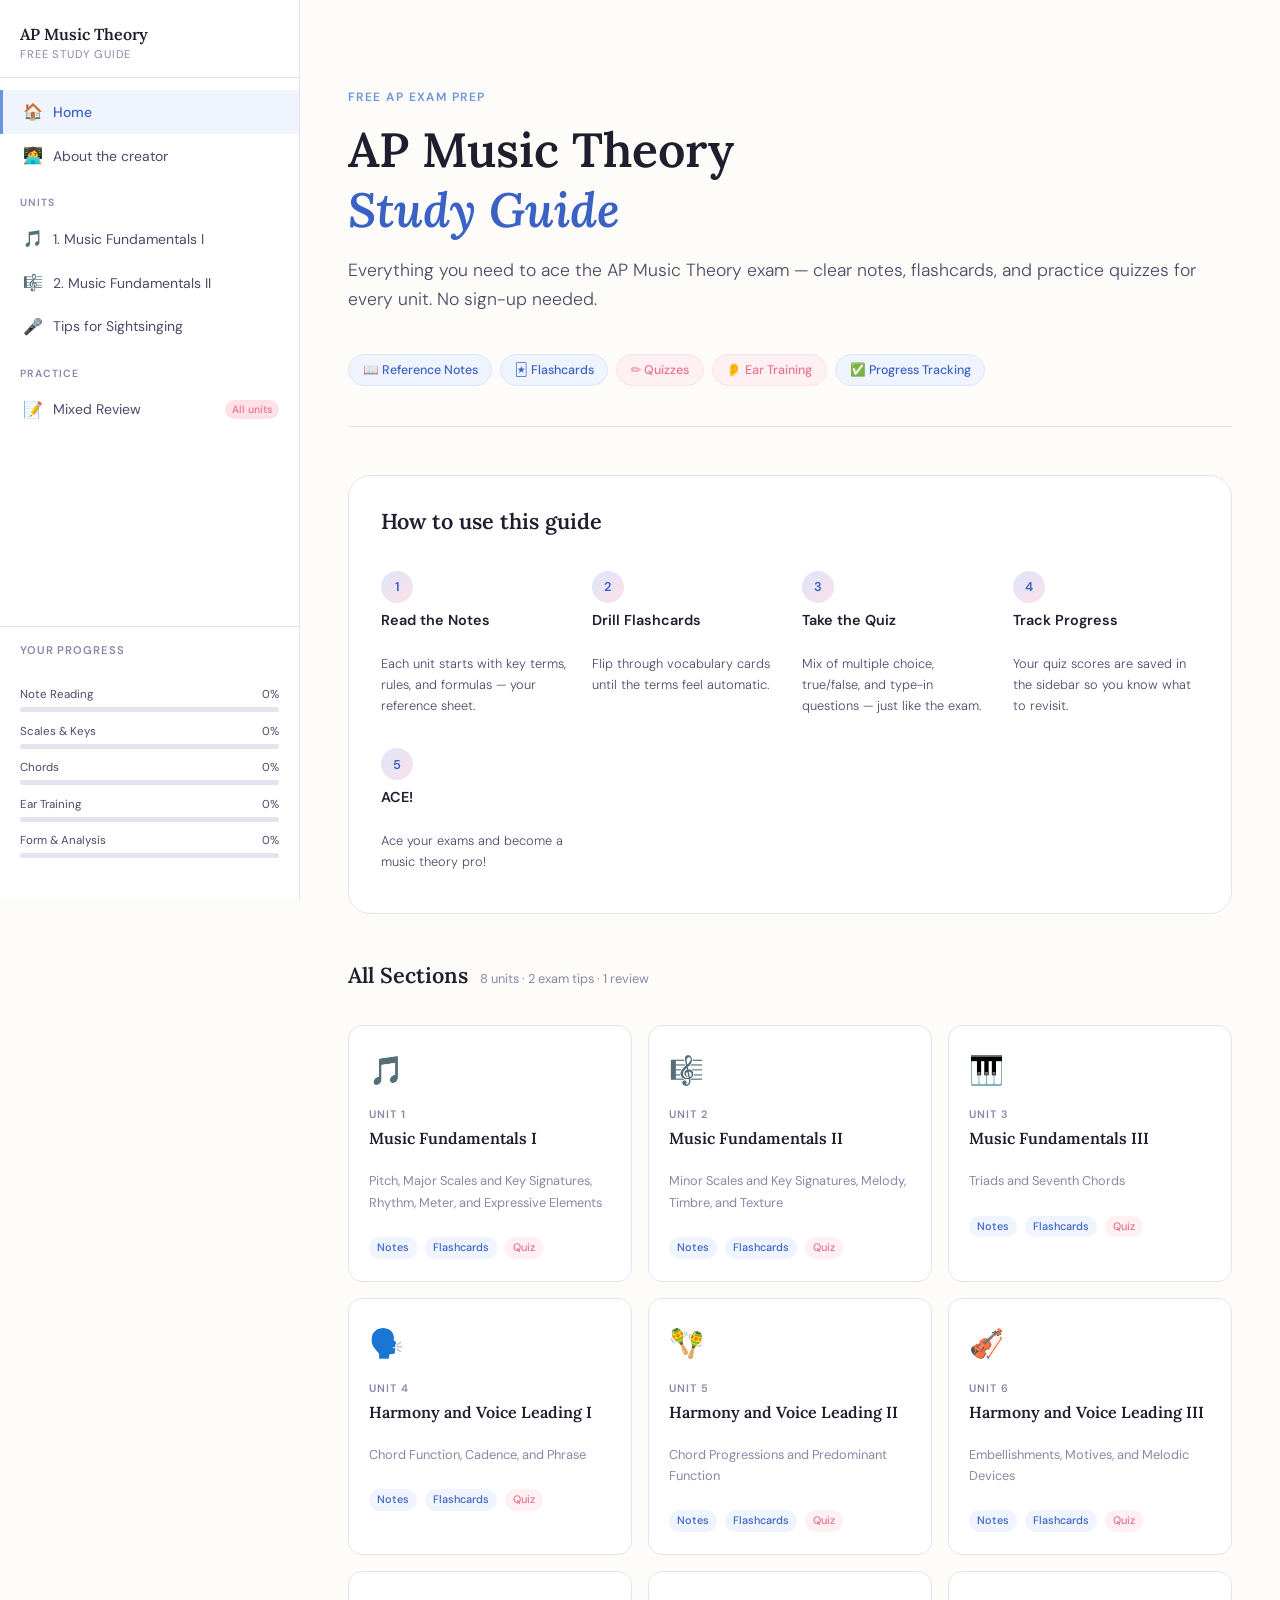
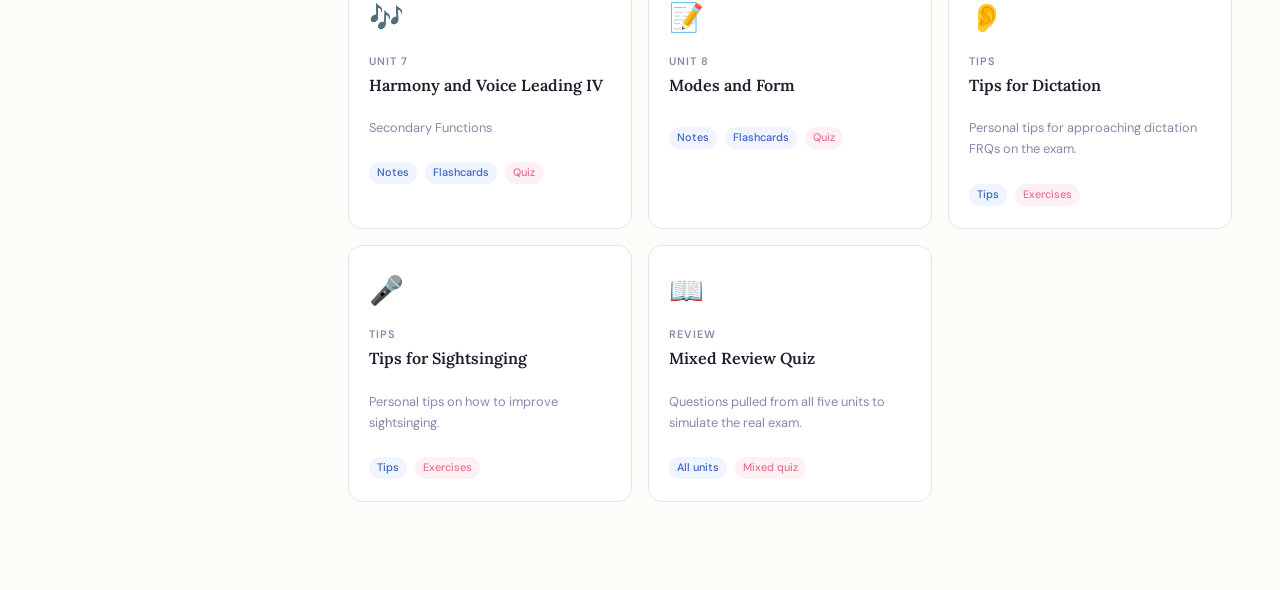
<file: index.html>
<!DOCTYPE html>
<html lang="en">
<head>
  <meta charset="UTF-8" />
  <meta name="viewport" content="width=device-width, initial-scale=1.0" />
  <title>AP Music Theory</title>
  <link rel="stylesheet" href="css/style.css" />
</head>
<body>

<div class="site-wrapper">

  <!-- Sidebar -->
  <aside class="sidebar" id="sidebar">
    <div class="sidebar-logo">
      <a href="index.html">AP Music Theory<span>Free Study Guide</span></a>
    </div>

    <nav>
      <a href="index.html" class="active"><span class="nav-icon">🏠</span> Home</a>
      <a href="about.html"><span class="nav-icon">👩‍💻</span> About the creator</a>
    </nav>
    
    <div class="nav-section-label">Units</div>
    <nav>
      <a href="unit1.html"><span class="nav-icon">🎵</span> 1. Music Fundamentals I</a>
      <a href="unit2.html"><span class="nav-icon">🎼</span> 2. Music Fundamentals II</a>
      <!-- <a href="unit3.html"><span class="nav-icon">🎹</span> 3. Music Fundamentals III</a>
      <a href="unit4.html"><span class="nav-icon">🗣️</span> 4. Harmony and Voice Leading I</a>
      <a href="unit5.html"><span class="nav-icon">🪇</span> 5. Harmony and Voice Leading II</a>
      <a href="unit6.html"><span class="nav-icon">🎻</span> 6. Harmony and Voice Leading III</a>
      <a href="unit7.html"><span class="nav-icon">🎶</span> 7. Harmony and Voice Leading IV</a>
      <a href="unit8.html"><span class="nav-icon">📝</span> 8. Modes and Form</a>
      <a href="dictation-tips.html"><span class="nav-icon">👂</span> Tips for Dictation</a> -->
      <a href="sightsinging-tips.html"><span class="nav-icon">🎤</span> Tips for Sightsinging</a>
    </nav>

    <div class="nav-section-label">Practice</div>
    <nav>
      <a href="review.html"><span class="nav-icon">📝</span> Mixed Review <span class="nav-badge">All units</span></a>
    </nav>

    <div class="sidebar-progress">
      <h4>Your Progress</h4>
      <div id="sidebar-progress-items"></div>
    </div>
  </aside>

  <!-- Mobile overlay -->
  <div class="sidebar-overlay" id="sidebar-overlay"></div>

  <!-- Topbar (mobile) -->
  <div class="topbar">
    <span class="topbar-title">AP Music Theory</span>
    <button class="hamburger" id="hamburger" aria-label="Open menu">☰</button>
  </div>

  <!-- Main content -->
  <main class="main-content">

    <section class="hero">
      <div class="hero-eyebrow">Free AP Exam Prep</div>
      <h1>AP Music Theory<br><em>Study Guide</em></h1>
      <p class="hero-sub">
        Everything you need to ace the AP Music Theory exam — clear notes, flashcards, and practice quizzes for every unit. No sign-up needed.
      </p>
      <div class="hero-tags">
        <span class="tag">📖 Reference Notes</span>
        <span class="tag">🃏 Flashcards</span>
        <span class="tag pink">✏️ Quizzes</span>
        <span class="tag pink">👂 Ear Training</span>
        <span class="tag">✅ Progress Tracking</span>
      </div>
    </section>

    <!-- How to use -->
    <section class="how-to-use">
      <div class="section-heading">
        <h2>How to use this guide</h2>
      </div>
      <div class="steps-grid">
        <div class="step">
          <div class="step-num">1</div>
          <h4>Read the Notes</h4>
          <p>Each unit starts with key terms, rules, and formulas — your reference sheet.</p>
        </div>
        <div class="step">
          <div class="step-num">2</div>
          <h4>Drill Flashcards</h4>
          <p>Flip through vocabulary cards until the terms feel automatic.</p>
        </div>
        <div class="step">
          <div class="step-num">3</div>
          <h4>Take the Quiz</h4>
          <p>Mix of multiple choice, true/false, and type-in questions — just like the exam.</p>
        </div>
        <div class="step">
          <div class="step-num">4</div>
          <h4>Track Progress</h4>
          <p>Your quiz scores are saved in the sidebar so you know what to revisit.</p>
        </div>
        <div class="step">
          <div class="step-num">5</div>
          <h4>ACE!</h4>
          <p>Ace your exams and become a music theory pro!</p>
        </div>
      </div>
    </section>

    <!-- Units grid -->
    <section>
      <div class="section-heading">
        <h2>All Sections</h2>
        <span class="count">8 units · 2 exam tips · 1 review</span>
      </div>

      <div class="units-grid">

        <a href="unit1.html" class="unit-card">
          <div class="unit-card-icon">🎵</div>
          <div class="unit-card-num">Unit 1</div>
          <h3>Music Fundamentals I</h3>
          <p>Pitch, Major Scales and Key Signatures, Rhythm, Meter, and Expressive Elements</p>
          <div class="unit-card-footer">
            <span class="pill">Notes</span>
            <span class="pill">Flashcards</span>
            <span class="pill pink">Quiz</span>
          </div>
        </a>

        <a href="unit2.html" class="unit-card">
          <div class="unit-card-icon">🎼</div>
          <div class="unit-card-num">Unit 2</div>
          <h3>Music Fundamentals II</h3>
          <p>Minor Scales and Key Signatures, Melody, Timbre, and Texture</p>
          <div class="unit-card-footer">
            <span class="pill">Notes</span>
            <span class="pill">Flashcards</span>
            <span class="pill pink">Quiz</span>
          </div>
        </a>

        <a href="unit3.html" class="unit-card">
          <div class="unit-card-icon">🎹</div>
          <div class="unit-card-num">Unit 3</div>
          <h3>Music Fundamentals III</h3>
          <p>Triads and Seventh Chords</p>
          <div class="unit-card-footer">
            <span class="pill">Notes</span>
            <span class="pill">Flashcards</span>
            <span class="pill pink">Quiz</span>
          </div>
        </a>

        <a href="unit4.html" class="unit-card">
          <div class="unit-card-icon">🗣️</div>
          <div class="unit-card-num">Unit 4</div>
          <h3>Harmony and Voice Leading I</h3>
          <p>Chord Function, Cadence, and Phrase</p>
          <div class="unit-card-footer">
            <span class="pill">Notes</span>
            <span class="pill">Flashcards</span>
            <span class="pill pink">Quiz</span>
          </div>
        </a>

        <a href="unit5.html" class="unit-card">
          <div class="unit-card-icon">🪇</div>
          <div class="unit-card-num">Unit 5</div>
          <h3>Harmony and Voice Leading II</h3>
          <p>Chord Progressions and Predominant Function</p>
          <div class="unit-card-footer">
            <span class="pill">Notes</span>
            <span class="pill">Flashcards</span>
            <span class="pill pink">Quiz</span>
          </div>
        </a>

        <a href="review.html" class="unit-card">
          <div class="unit-card-icon">🎻</div>
          <div class="unit-card-num">Unit 6</div>
          <h3>Harmony and Voice Leading III</h3>
          <p>Embellishments, Motives, and Melodic Devices</p>
          <div class="unit-card-footer">
            <span class="pill">Notes</span>
            <span class="pill">Flashcards</span>
            <span class="pill pink">Quiz</span>
          </div>
        </a>

        <a href="review.html" class="unit-card">
          <div class="unit-card-icon">🎶</div>
          <div class="unit-card-num">Unit 7</div>
          <h3>Harmony and Voice Leading IV</h3>
          <p>Secondary Functions</p>
          <div class="unit-card-footer">
            <span class="pill">Notes</span>
            <span class="pill">Flashcards</span>
            <span class="pill pink">Quiz</span>
          </div>
        </a>

        <a href="review.html" class="unit-card">
          <div class="unit-card-icon">📝</div>
          <div class="unit-card-num">Unit 8</div>
          <h3>Modes and Form</h3>
          <div class="unit-card-footer">
            <span class="pill">Notes</span>
            <span class="pill">Flashcards</span>
            <span class="pill pink">Quiz</span>
          </div>
        </a>

        <a href="review.html" class="unit-card">
          <div class="unit-card-icon">👂</div>
          <div class="unit-card-num">Tips</div>
          <h3>Tips for Dictation</h3>
          <p>Personal tips for approaching dictation FRQs on the exam.</p>
          <div class="unit-card-footer">
            <span class="pill">Tips</span>
            <span class="pill pink">Exercises</span>
          </div>
        </a>

        <a href="review.html" class="unit-card">
          <div class="unit-card-icon">🎤</div>
          <div class="unit-card-num">Tips</div>
          <h3>Tips for Sightsinging</h3>
          <p>Personal tips on how to improve sightsinging.</p>
          <div class="unit-card-footer">
            <span class="pill">Tips</span>
            <span class="pill pink">Exercises</span>
          </div>
        </a>

        <a href="review.html" class="unit-card">
          <div class="unit-card-icon">📖</div>
          <div class="unit-card-num">Review</div>
          <h3>Mixed Review Quiz</h3>
          <p>Questions pulled from all five units to simulate the real exam.</p>
          <div class="unit-card-footer">
            <span class="pill">All units</span>
            <span class="pill pink">Mixed quiz</span>
          </div>
        </a>

      </div>
    </section>

  </main>
</div>

<script src="js/nav.js"></script>
<script src="js/progress.js"></script>
</body>
</html>
</file>
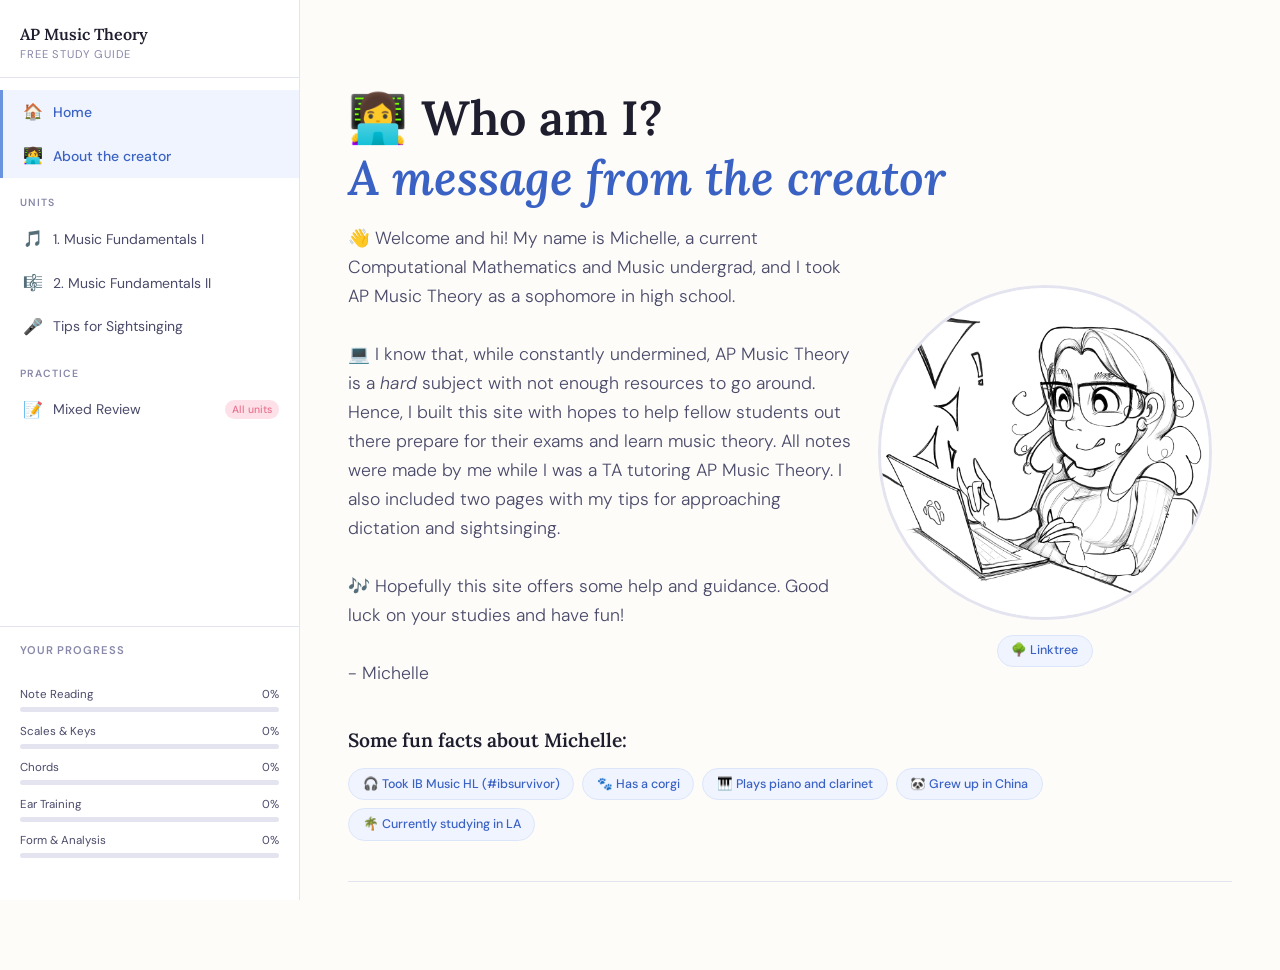
<file: about.html>
<!DOCTYPE html>
<html lang="en">
<head>
  <meta charset="UTF-8" />
  <meta name="viewport" content="width=device-width, initial-scale=1.0" />
  <title>AP Music Theory</title>
  <link rel="stylesheet" href="css/style.css" />
</head>
<body>

<div class="site-wrapper">

  <!-- Sidebar -->
  <aside class="sidebar" id="sidebar">
    <div class="sidebar-logo">
      <a href="index.html">AP Music Theory<span>Free Study Guide</span></a>
    </div>

    <nav>
      <a href="index.html" class="active"><span class="nav-icon">🏠</span> Home</a>
      <a href="about.html"><span class="nav-icon">👩‍💻</span> About the creator</a>
    </nav>
    
    <div class="nav-section-label">Units</div>
    <nav>
      <a href="unit1.html"><span class="nav-icon">🎵</span> 1. Music Fundamentals I</a>
      <a href="unit2.html"><span class="nav-icon">🎼</span> 2. Music Fundamentals II</a>
      <!-- <a href="unit3.html"><span class="nav-icon">🎹</span> 3. Music Fundamentals III</a>
      <a href="unit4.html"><span class="nav-icon">🗣️</span> 4. Harmony and Voice Leading I</a>
      <a href="unit5.html"><span class="nav-icon">🪇</span> 5. Harmony and Voice Leading II</a>
      <a href="unit6.html"><span class="nav-icon">🎻</span> 6. Harmony and Voice Leading III</a>
      <a href="unit7.html"><span class="nav-icon">🎶</span> 7. Harmony and Voice Leading IV</a>
      <a href="unit8.html"><span class="nav-icon">📝</span> 8. Modes and Form</a>
      <a href="dictation-tips.html"><span class="nav-icon">👂</span> Tips for Dictation</a> -->
      <a href="sightsinging-tips.html"><span class="nav-icon">🎤</span> Tips for Sightsinging</a>
    </nav>

    <div class="nav-section-label">Practice</div>
    <nav>
      <a href="review.html"><span class="nav-icon">📝</span> Mixed Review <span class="nav-badge">All units</span></a>
    </nav>

    <div class="sidebar-progress">
      <h4>Your Progress</h4>
      <div id="sidebar-progress-items"></div>
    </div>
  </aside>

  <!-- Mobile overlay -->
  <div class="sidebar-overlay" id="sidebar-overlay"></div>

  <!-- Topbar (mobile) -->
  <div class="topbar">
    <span class="topbar-title">About the Creator</span>
    <button class="hamburger" id="hamburger" aria-label="Open menu">☰</button>
  </div>

  <!-- Main content -->
  <main class="main-content">

    <section class="hero">
      <h1>👩‍💻 Who am I?<br><em>A message from the creator</em></h1>

      <div class="container" style="display: flex;">
        <section class="left">
          <p class="hero-sub">
            👋 Welcome and hi! My name is Michelle, a current Computational Mathematics and Music undergrad, and I took AP Music Theory as a sophomore in high school. 
            <br>
            <br>
            💻 I know that, while constantly undermined, AP Music Theory is a <i> hard </i> subject with not enough resources to go around. 
            Hence, I built this site with hopes to help fellow students out there prepare for their exams and learn music theory. All notes were made by me while I was a 
            TA tutoring AP Music Theory. I also included two pages with my tips for approaching dictation and sightsinging.
            <br>
            <br>
            🎶 Hopefully this site offers some help and guidance. Good luck on your studies and have fun!
            <br>
            <br>
            - Michelle
          </p>
        </section>
        <section class="right" style="display: flex; flex-direction: column; align-items: center; justify-content: center; gap: 15px; padding: 20px;"> 
          <img id="pfp" src="photos/about/profile-picture.jpg" alt="profile" style="border-radius: 50%; border: 3px solid var(--border); display: block;"> 
          <span class="tag linktree-tag">
            <a id="linktree" href="https://linktr.ee/michelleyangjq" style="text-align: center; text-decoration: none;">🌳 Linktree</a>
          </span>
          <style>
            .linktree-tag{
              transition: transform 0.3s ease;
              display: inline-block; /* Required for transform to work on spans */
            }

            .linktree-tag:hover {
              transform: scale(1.1); /* 2 might be too big; 1.1 or 1.2 is standard */
            }

            #pfp:hover {
              transform: scale(1.1);
              cursor: pointer;
            }

            #pfp {
              transition: transform 0.3s ease;
              display: inline-block;
            }
          </style>
        </section>
      </div>

      <h3>Some fun facts about Michelle:</h3>
      <div class="hero-tags">
        <span class="tag">🎧 Took IB Music HL (#ibsurvivor)</span>
        <span class="tag">🐾 Has a corgi</span>
        <span class="tag">🎹 Plays piano and clarinet</span>
        <span class="tag">🐼 Grew up in China</span>
        <span class="tag">🌴 Currently studying in LA</span>
      </div>
    </section>
  </main>
</div>

<script src="js/nav.js"></script>
<script src="js/progress.js"></script>
</body>
</html>
</file>
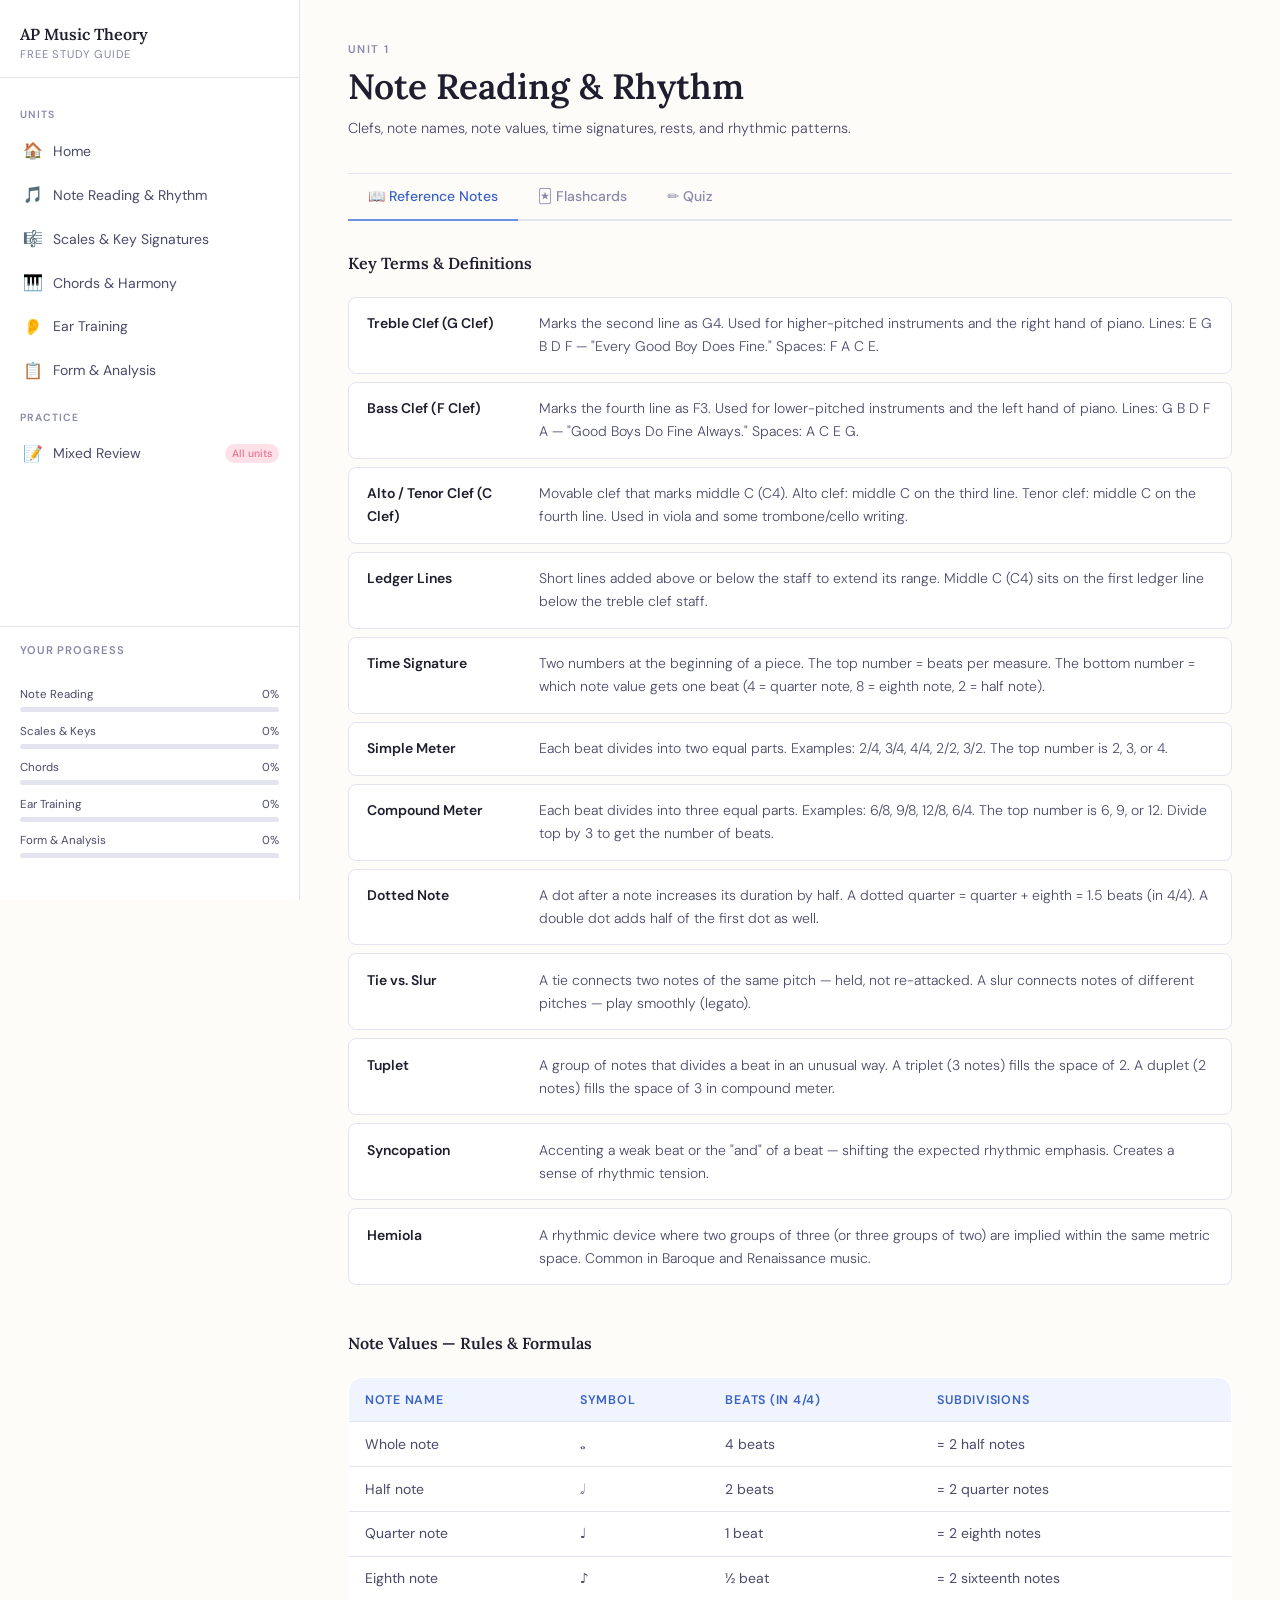
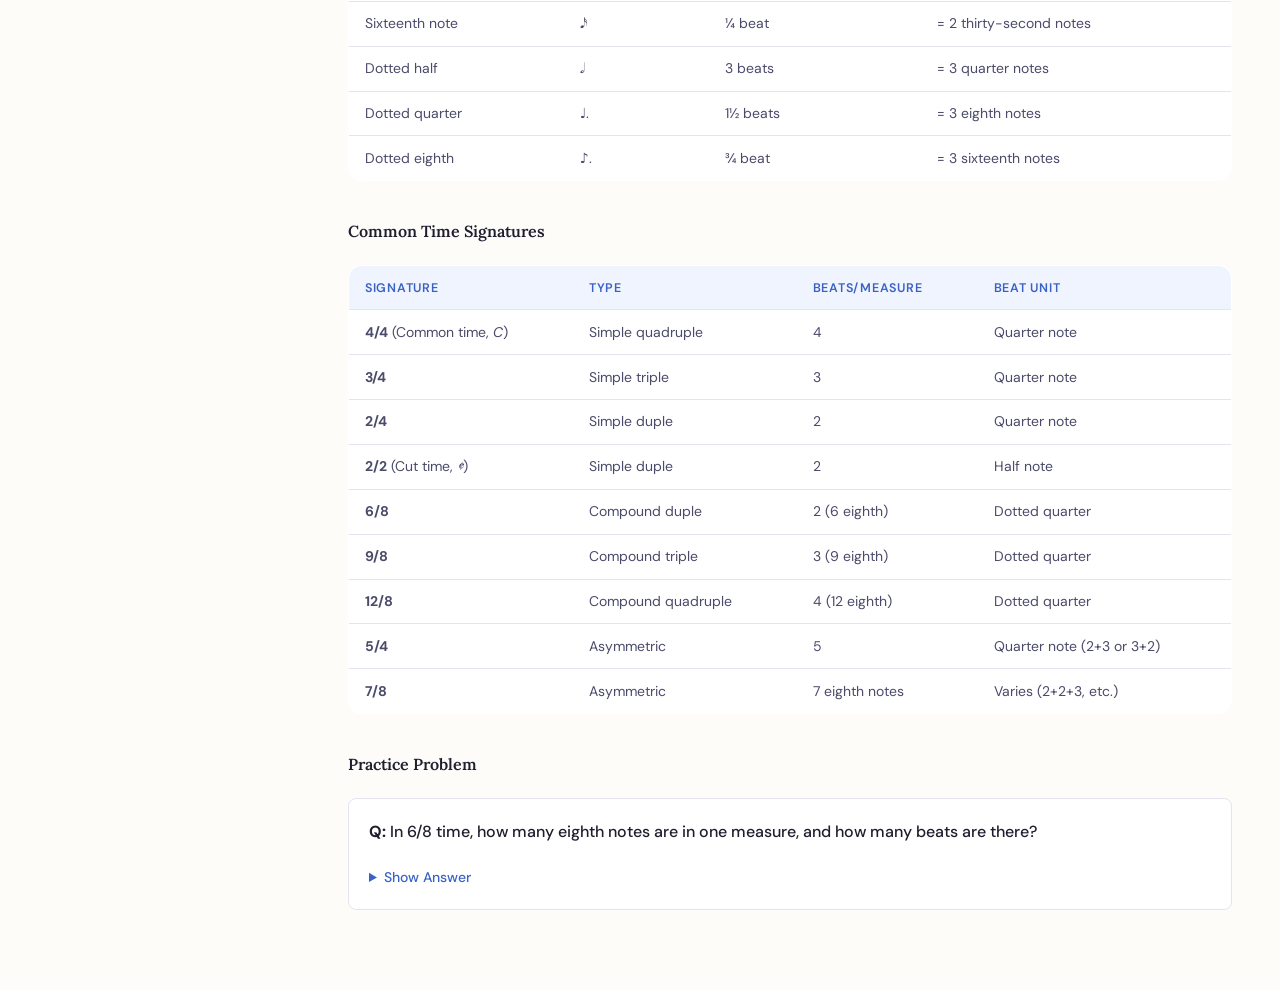
<file: dictation-tips.html>
<!DOCTYPE html>
<html lang="en">
<head>
  <meta charset="UTF-8" />
  <meta name="viewport" content="width=device-width, initial-scale=1.0" />
  <title>Unit 1: Note Reading & Rhythm — AP Music Theory</title>
  <link rel="stylesheet" href="css/style.css" />
</head>
<body>

<div class="site-wrapper">

  <!-- Sidebar -->
  <aside class="sidebar" id="sidebar">
    <div class="sidebar-logo">
      <a href="index.html">AP Music Theory<span>Free Study Guide</span></a>
    </div>

    <div class="nav-section-label">Units</div>
    <nav>
      <a href="index.html"><span class="nav-icon">🏠</span> Home</a>
      <a href="unit1.html"><span class="nav-icon">🎵</span> Note Reading & Rhythm</a>
      <a href="unit2.html"><span class="nav-icon">🎼</span> Scales & Key Signatures</a>
      <a href="unit3.html"><span class="nav-icon">🎹</span> Chords & Harmony</a>
      <a href="unit4.html"><span class="nav-icon">👂</span> Ear Training</a>
      <a href="unit5.html"><span class="nav-icon">📋</span> Form & Analysis</a>
    </nav>

    <div class="nav-section-label">Practice</div>
    <nav>
      <a href="review.html"><span class="nav-icon">📝</span> Mixed Review <span class="nav-badge">All units</span></a>
    </nav>

    <div class="sidebar-progress">
      <h4>Your Progress</h4>
      <div id="sidebar-progress-items"></div>
    </div>
  </aside>

  <!-- Mobile overlay -->
  <div class="sidebar-overlay" id="sidebar-overlay"></div>

  <!-- Topbar (mobile) -->
  <div class="topbar">
    <span class="topbar-title">Unit 1</span>
    <button class="hamburger" id="hamburger" aria-label="Open menu">☰</button>
  </div>

  <!-- Main -->
  <main class="main-content">

    <div class="unit-header">
      <div class="unit-eyebrow">Unit 1</div>
      <h1>Note Reading & Rhythm</h1>
      <p>Clefs, note names, note values, time signatures, rests, and rhythmic patterns.</p>
    </div>

    <!-- Tab Nav -->
    <div class="tab-nav">
      <button class="tab-btn active" data-tab="notes">📖 Reference Notes</button>
      <button class="tab-btn" data-tab="flashcards">🃏 Flashcards</button>
      <button class="tab-btn" data-tab="quiz">✏️ Quiz</button>
    </div>

    <!-- ── TAB: NOTES ── -->
    <div class="tab-panel active" id="tab-notes">

      <section class="notes-section">
        <h3>Key Terms & Definitions</h3>
        <div class="definition-list">
          <div class="definition-item">
            <div class="definition-term">Treble Clef (G Clef)</div>
            <div class="definition-def">Marks the second line as G4. Used for higher-pitched instruments and the right hand of piano. Lines: E G B D F — "Every Good Boy Does Fine." Spaces: F A C E.</div>
          </div>
          <div class="definition-item">
            <div class="definition-term">Bass Clef (F Clef)</div>
            <div class="definition-def">Marks the fourth line as F3. Used for lower-pitched instruments and the left hand of piano. Lines: G B D F A — "Good Boys Do Fine Always." Spaces: A C E G.</div>
          </div>
          <div class="definition-item">
            <div class="definition-term">Alto / Tenor Clef (C Clef)</div>
            <div class="definition-def">Movable clef that marks middle C (C4). Alto clef: middle C on the third line. Tenor clef: middle C on the fourth line. Used in viola and some trombone/cello writing.</div>
          </div>
          <div class="definition-item">
            <div class="definition-term">Ledger Lines</div>
            <div class="definition-def">Short lines added above or below the staff to extend its range. Middle C (C4) sits on the first ledger line below the treble clef staff.</div>
          </div>
          <div class="definition-item">
            <div class="definition-term">Time Signature</div>
            <div class="definition-def">Two numbers at the beginning of a piece. The top number = beats per measure. The bottom number = which note value gets one beat (4 = quarter note, 8 = eighth note, 2 = half note).</div>
          </div>
          <div class="definition-item">
            <div class="definition-term">Simple Meter</div>
            <div class="definition-def">Each beat divides into two equal parts. Examples: 2/4, 3/4, 4/4, 2/2, 3/2. The top number is 2, 3, or 4.</div>
          </div>
          <div class="definition-item">
            <div class="definition-term">Compound Meter</div>
            <div class="definition-def">Each beat divides into three equal parts. Examples: 6/8, 9/8, 12/8, 6/4. The top number is 6, 9, or 12. Divide top by 3 to get the number of beats.</div>
          </div>
          <div class="definition-item">
            <div class="definition-term">Dotted Note</div>
            <div class="definition-def">A dot after a note increases its duration by half. A dotted quarter = quarter + eighth = 1.5 beats (in 4/4). A double dot adds half of the first dot as well.</div>
          </div>
          <div class="definition-item">
            <div class="definition-term">Tie vs. Slur</div>
            <div class="definition-def">A tie connects two notes of the same pitch — held, not re-attacked. A slur connects notes of different pitches — play smoothly (legato).</div>
          </div>
          <div class="definition-item">
            <div class="definition-term">Tuplet</div>
            <div class="definition-def">A group of notes that divides a beat in an unusual way. A triplet (3 notes) fills the space of 2. A duplet (2 notes) fills the space of 3 in compound meter.</div>
          </div>
          <div class="definition-item">
            <div class="definition-term">Syncopation</div>
            <div class="definition-def">Accenting a weak beat or the "and" of a beat — shifting the expected rhythmic emphasis. Creates a sense of rhythmic tension.</div>
          </div>
          <div class="definition-item">
            <div class="definition-term">Hemiola</div>
            <div class="definition-def">A rhythmic device where two groups of three (or three groups of two) are implied within the same metric space. Common in Baroque and Renaissance music.</div>
          </div>
        </div>
      </section>

      <section class="notes-section">
        <h3>Note Values — Rules & Formulas</h3>
        <table class="formula-table">
          <thead>
            <tr>
              <th>Note Name</th>
              <th>Symbol</th>
              <th>Beats (in 4/4)</th>
              <th>Subdivisions</th>
            </tr>
          </thead>
          <tbody>
            <tr><td>Whole note</td><td>𝅝</td><td>4 beats</td><td>= 2 half notes</td></tr>
            <tr><td>Half note</td><td>𝅗𝅥</td><td>2 beats</td><td>= 2 quarter notes</td></tr>
            <tr><td>Quarter note</td><td>♩</td><td>1 beat</td><td>= 2 eighth notes</td></tr>
            <tr><td>Eighth note</td><td>♪</td><td>½ beat</td><td>= 2 sixteenth notes</td></tr>
            <tr><td>Sixteenth note</td><td>𝅘𝅥𝅯</td><td>¼ beat</td><td>= 2 thirty-second notes</td></tr>
            <tr><td>Dotted half</td><td>𝅗𝅥.</td><td>3 beats</td><td>= 3 quarter notes</td></tr>
            <tr><td>Dotted quarter</td><td>♩.</td><td>1½ beats</td><td>= 3 eighth notes</td></tr>
            <tr><td>Dotted eighth</td><td>♪.</td><td>¾ beat</td><td>= 3 sixteenth notes</td></tr>
          </tbody>
        </table>
      </section>

      <section class="notes-section">
        <h3>Common Time Signatures</h3>
        <table class="formula-table">
          <thead>
            <tr>
              <th>Signature</th>
              <th>Type</th>
              <th>Beats/Measure</th>
              <th>Beat Unit</th>
            </tr>
          </thead>
          <tbody>
            <tr><td><strong>4/4</strong> (Common time, <em>C</em>)</td><td>Simple quadruple</td><td>4</td><td>Quarter note</td></tr>
            <tr><td><strong>3/4</strong></td><td>Simple triple</td><td>3</td><td>Quarter note</td></tr>
            <tr><td><strong>2/4</strong></td><td>Simple duple</td><td>2</td><td>Quarter note</td></tr>
            <tr><td><strong>2/2</strong> (Cut time, <em>𝄵</em>)</td><td>Simple duple</td><td>2</td><td>Half note</td></tr>
            <tr><td><strong>6/8</strong></td><td>Compound duple</td><td>2 (6 eighth)</td><td>Dotted quarter</td></tr>
            <tr><td><strong>9/8</strong></td><td>Compound triple</td><td>3 (9 eighth)</td><td>Dotted quarter</td></tr>
            <tr><td><strong>12/8</strong></td><td>Compound quadruple</td><td>4 (12 eighth)</td><td>Dotted quarter</td></tr>
            <tr><td><strong>5/4</strong></td><td>Asymmetric</td><td>5</td><td>Quarter note (2+3 or 3+2)</td></tr>
            <tr><td><strong>7/8</strong></td><td>Asymmetric</td><td>7 eighth notes</td><td>Varies (2+2+3, etc.)</td></tr>
          </tbody>
        </table>
      </section>

      <section class="notes-section">
        <h3>Practice Problem</h3>
        <div class="definition-item" style="display:block; padding: 1.25rem;">
          <p style="font-weight:500; color: var(--ink); margin-bottom:0.75rem;">
            <strong>Q:</strong> In 6/8 time, how many eighth notes are in one measure, and how many beats are there?
          </p>
          <details style="margin-top:0.5rem;">
            <summary style="cursor:pointer; font-size:0.875rem; color:var(--blue-600); font-weight:500;">Show Answer</summary>
            <p style="margin-top:0.75rem; font-size:0.875rem;">
              6/8 has <strong>6 eighth notes per measure</strong> but only <strong>2 beats</strong> (compound duple). Each beat = a dotted quarter note, which is divided into 3 eighth notes. Count as: "1-and-a, 2-and-a."
            </p>
          </details>
        </div>
      </section>

    </div>

    <!-- ── TAB: FLASHCARDS ── -->
    <div class="tab-panel" id="tab-flashcards">

      <div class="flashcard-area">
        <div class="flashcard-counter" id="flashcard-counter">1 / 10</div>

        <div class="flashcard-scene" id="flashcard-scene">
          <div class="flashcard-inner">
            <div class="flashcard-face flashcard-front">
              <h3 id="card-front-text">Loading…</h3>
              <span class="flashcard-hint">Tap to flip</span>
            </div>
            <div class="flashcard-face flashcard-back">
              <p id="card-back-text">Loading…</p>
            </div>
          </div>
        </div>

        <div class="flashcard-controls">
          <button class="btn btn-icon" id="fc-prev" title="Previous">←</button>
          <button class="btn btn-secondary" id="fc-shuffle">🔀 Shuffle</button>
          <button class="btn btn-icon" id="fc-next" title="Next">→</button>
        </div>
      </div>

    </div>

    <!-- ── TAB: QUIZ ── -->
    <div class="tab-panel" id="tab-quiz">

      <div class="quiz-area" id="quiz-area">
        <div class="quiz-progress-bar">
          <div class="quiz-progress-fill" id="quiz-progress-fill" style="width:0%"></div>
        </div>

        <div class="quiz-question-block">
          <div class="quiz-q-num" id="quiz-q-num"></div>
          <div class="quiz-question-text" id="quiz-question-text"></div>
          <div id="quiz-question-body"></div>
          <div class="quiz-feedback" id="quiz-feedback"></div>
        </div>

        <div style="text-align:right">
          <button class="btn btn-primary" id="quiz-next" style="display:none">Next →</button>
        </div>
      </div>

      <div class="quiz-result" id="quiz-result">
        <div class="quiz-score-big" id="quiz-score-big">0/10</div>
        <p id="quiz-score-msg"></p>
        <button class="btn btn-primary" id="quiz-retry">Try Again</button>
      </div>

    </div>

  </main>
</div>

<script src="js/nav.js"></script>
<script src="js/progress.js"></script>
<script src="js/flashcards.js"></script>
<script src="js/quiz.js"></script>
<script>
// ── Tab switching ──
document.querySelectorAll('.tab-btn').forEach(btn => {
  btn.addEventListener('click', () => {
    document.querySelectorAll('.tab-btn').forEach(b => b.classList.remove('active'));
    document.querySelectorAll('.tab-panel').forEach(p => p.classList.remove('active'));
    btn.classList.add('active');
    document.getElementById('tab-' + btn.dataset.tab).classList.add('active');
  });
});

// ── Flashcard data — replace/extend with your own content ──
const unit1Cards = [
  { front: "Treble Clef Lines (bottom to top)",     back: "E G B D F \n Every Good Boy Does Fine" },
  { front: "Treble Clef Spaces (bottom to top)",    back: "F A C E\n(spells FACE)" },
  { front: "Bass Clef Lines (bottom to top)",       back: "G B D F A \n Good Boys Do Fine Always"  },
  { front: "Bass Clef Spaces (bottom to top)",      back: "A C E G \n All Cows Eat Grass" },
  { front: "How many beats does a whole note get in 4/4?", back: "4 beats" },
  { front: "What is the top number of a time signature?",  back: "Number of beats per measure" },
  { front: "What is 6/8 time?",                    back: "Compound duple: 2 beats per measure, each divided into 3 eighth notes" },
  { front: "What is a dotted quarter note worth?", back: "1½ beats (in 4/4) — equal to a quarter + an eighth note" },
  { front: "Difference: Tie vs. Slur",             back: "Tie = same pitch, held. Slur = different pitches, played legato." },
  { front: "What is syncopation?",                 back: "Accenting a weak beat or off-beat — shifting rhythmic emphasis" },
  { front: "What is a triplet?",                   back: "3 notes played in the time of 2 — e.g. 3 eighth notes in one quarter note beat" },
  { front: "What is hemiola?",                     back: "A rhythmic device grouping 2s as 3s or 3s as 2s within the same space" },
];

initFlashcards(unit1Cards);

// ── Quiz data — replace/extend with your own content ──
const unit1Quiz = [
  {
    type: 'mc',
    q: 'Which clef marks the second line of the staff as G4?',
    options: ['Bass Clef', 'Treble Clef', 'Alto Clef', 'Tenor Clef'],
    answer: 'Treble Clef'
  },
  {
    type: 'mc',
    q: 'In 4/4 time, how many quarter notes fill one measure?',
    options: ['2', '3', '4', '6'],
    answer: '4'
  },
  {
    type: 'tf',
    q: 'True or False: 6/8 time has 6 beats per measure.',
    answer: 'False'
  },
  {
    type: 'mc',
    q: 'What is the mnemonic for the treble clef LINES (bottom to top)?',
    options: [
      'All Cows Eat Grass',
      'Good Boys Do Fine Always',
      'Every Good Boy Does Fine',
      'FACE'
    ],
    answer: 'Every Good Boy Does Fine'
  },
  {
    type: 'typein',
    q: 'A dotted half note is worth how many beats in 4/4 time? (type a number)',
    answer: '3',
    hint: 'Type a number…'
  },
  {
    type: 'mc',
    q: 'Which of the following is an example of compound meter?',
    options: ['3/4', '4/4', '6/8', '2/2'],
    answer: '6/8'
  },
  {
    type: 'tf',
    q: 'True or False: A tie connects two notes of different pitches that should be played smoothly.',
    answer: 'False'
  },
  {
    type: 'mc',
    q: 'In cut time (2/2), what note value gets ONE beat?',
    options: ['Eighth note', 'Quarter note', 'Half note', 'Whole note'],
    answer: 'Half note'
  },
  {
    type: 'typein',
    q: 'What word describes accenting a weak beat or the "and" of a beat?',
    answer: 'syncopation',
    hint: 'Type the term…'
  },
  {
    type: 'mc',
    q: 'Hemiola is best described as:',
    options: [
      'Playing three notes in the space of two',
      'A rhythmic device implying a different grouping than the meter suggests',
      'The same as a triplet',
      'Accenting the downbeat'
    ],
    answer: 'A rhythmic device implying a different grouping than the meter suggests'
  },
];

initQuiz(unit1Quiz, 'unit1');
</script>

</body>
</html>
</file>
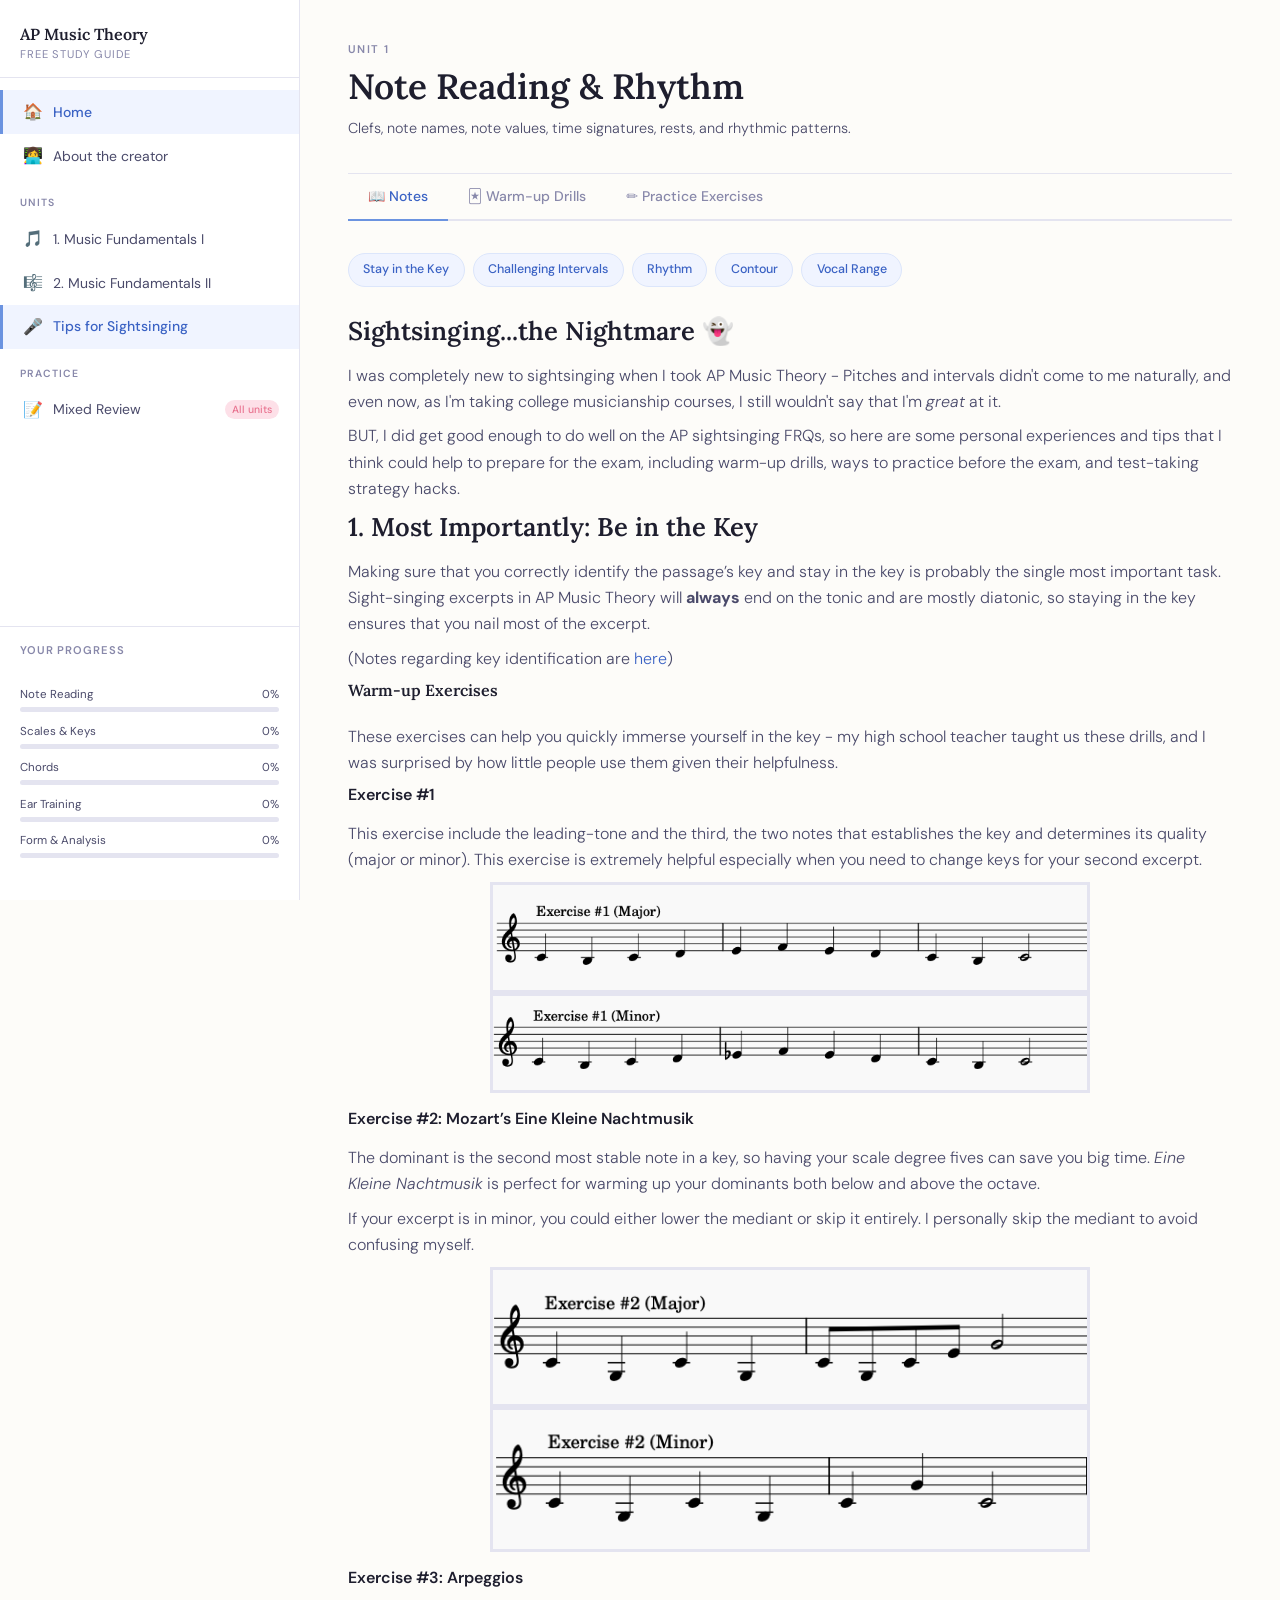
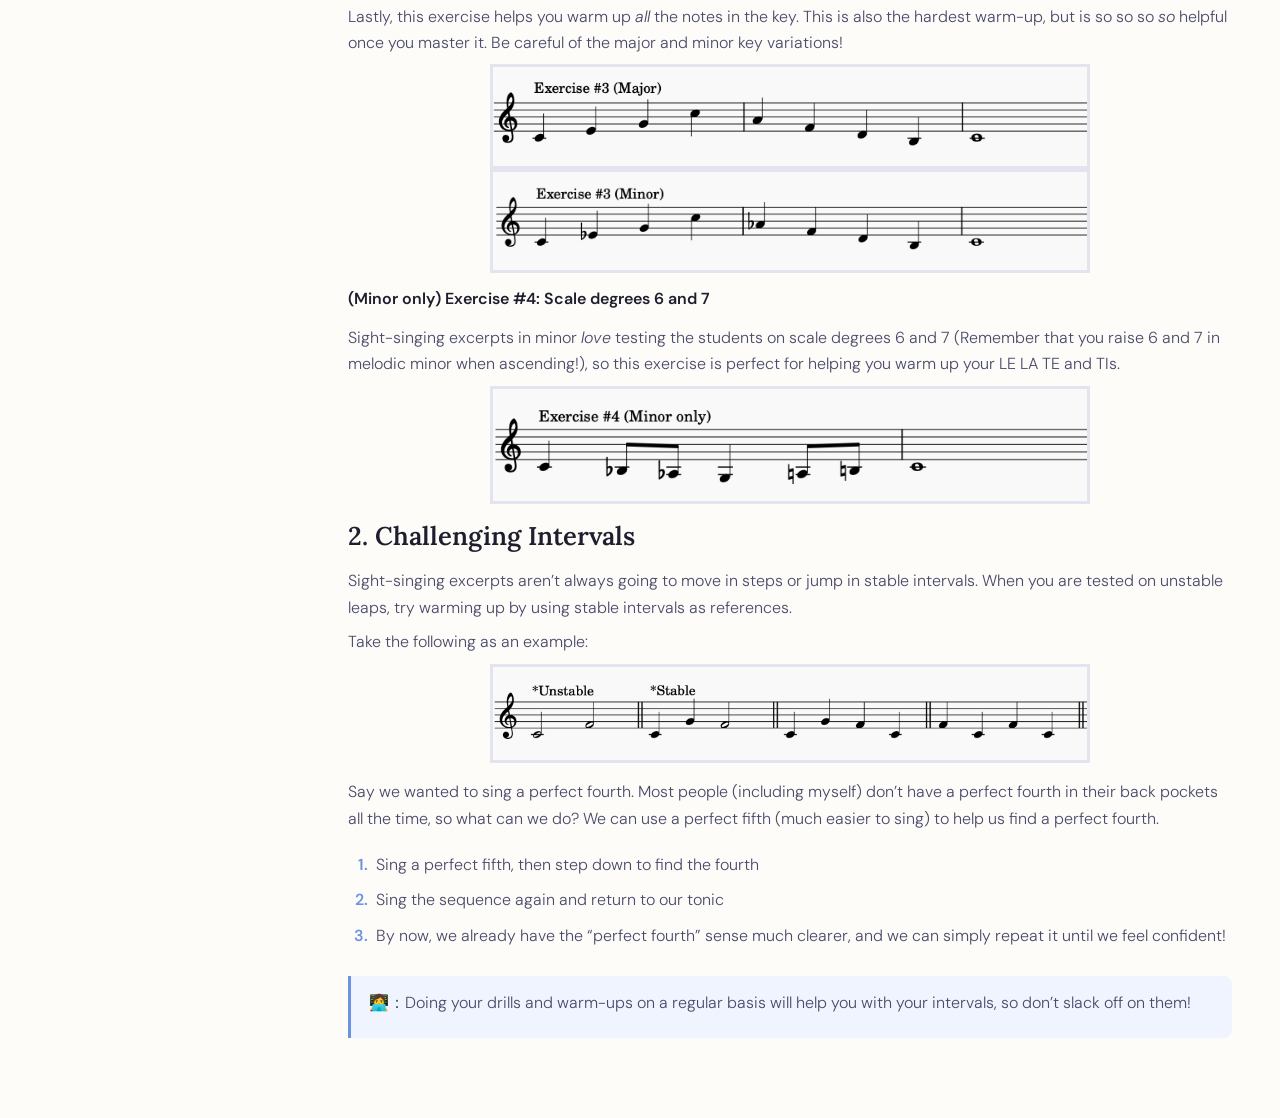
<file: sightsinging-tips.html>
<!DOCTYPE html>
<html lang="en">
<head>
  <meta charset="UTF-8" />
  <meta name="viewport" content="width=device-width, initial-scale=1.0" />
  <title>Sightsinging Tips - AP Music Theory</title>
  <link rel="stylesheet" href="css/style.css" />
</head>
<body>

<div class="site-wrapper">

  <!-- Sidebar -->
  <aside class="sidebar" id="sidebar">
    <div class="sidebar-logo">
      <a href="index.html">AP Music Theory<span>Free Study Guide</span></a>
    </div>

    <nav>
      <a href="index.html" class="active"><span class="nav-icon">🏠</span> Home</a>
      <a href="about.html"><span class="nav-icon">👩‍💻</span> About the creator</a>
    </nav>
    
    <div class="nav-section-label">Units</div>
    <nav>
      <a href="unit1.html"><span class="nav-icon">🎵</span> 1. Music Fundamentals I</a>
      <a href="unit2.html"><span class="nav-icon">🎼</span> 2. Music Fundamentals II</a>
      <!-- <a href="unit3.html"><span class="nav-icon">🎹</span> 3. Music Fundamentals III</a>
      <a href="unit4.html"><span class="nav-icon">🗣️</span> 4. Harmony and Voice Leading I</a>
      <a href="unit5.html"><span class="nav-icon">🪇</span> 5. Harmony and Voice Leading II</a>
      <a href="unit6.html"><span class="nav-icon">🎻</span> 6. Harmony and Voice Leading III</a>
      <a href="unit7.html"><span class="nav-icon">🎶</span> 7. Harmony and Voice Leading IV</a>
      <a href="unit8.html"><span class="nav-icon">📝</span> 8. Modes and Form</a>
      <a href="dictation-tips.html"><span class="nav-icon">👂</span> Tips for Dictation</a> -->
      <a href="sightsinging-tips.html"><span class="nav-icon">🎤</span> Tips for Sightsinging</a>
    </nav>

    <div class="nav-section-label">Practice</div>
    <nav>
      <a href="review.html"><span class="nav-icon">📝</span> Mixed Review <span class="nav-badge">All units</span></a>
    </nav>

    <div class="sidebar-progress">
      <h4>Your Progress</h4>
      <div id="sidebar-progress-items"></div>
    </div>
  </aside>

  <!-- Mobile overlay -->
  <div class="sidebar-overlay" id="sidebar-overlay"></div>

  <!-- Topbar (mobile) -->
  <div class="topbar">
    <span class="topbar-title">Tips for Sightsinging</span>
    <button class="hamburger" id="hamburger" aria-label="Open menu">☰</button>
  </div>

  <!-- Main -->
  <main class="main-content">

    <div class="unit-header">
      <div class="unit-eyebrow">Unit 1</div>
      <h1>Note Reading & Rhythm</h1>
      <p>Clefs, note names, note values, time signatures, rests, and rhythmic patterns.</p>
    </div>

    <!-- Tab Nav -->
    <div class="tab-nav">
      <button class="tab-btn active" data-tab="notes">📖 Notes</button>
      <button class="tab-btn" data-tab="flashcards">🃏 Warm-up Drills</button>
      <button class="tab-btn" data-tab="quiz">✏️ Practice Exercises</button>
    </div>

    <!-- ── TAB: NOTES ── -->
    <div class="tab-panel active" id="tab-notes">

      <div style="display: flex; gap: 0.5rem; flex-wrap: wrap; margin-bottom: 1.75rem;">
        <a class="content-nav-tab" href="#warm-ups">Stay in the Key</a>
        <a class="content-nav-tab" href="#challenging-intervals">Challenging Intervals</a>
        <a class="content-nav-tab" href="#rhythm">Rhythm</a>
        <a class="content-nav-tab" href="#contour">Contour</a>
        <a class="content-nav-tab" href="#vocal-range">Vocal Range</a>
      </div>

      <section class="notes-section">
        <div class="sightsinging-description">
          <h2>Sightsinging...the Nightmare 👻</h2>
          <p>I was completely new to sightsinging when I took AP Music Theory - Pitches and intervals didn't come to me naturally,
              and even now, as I'm taking college musicianship courses, I still wouldn't say that I'm <i>great</i> at it.</p>
          <p>BUT, I did get good enough to do well on the AP sightsinging FRQs, so here are some personal experiences and tips that I think 
              could help to prepare for the exam, including warm-up drills, ways to practice before the exam, and test-taking strategy hacks.
          </p>
        </div>

        <div class="sightsinging-description" id="warm-ups">
          <h2>1. Most Importantly: Be in the Key</h2>
          <p>Making sure that you correctly identify the passage’s key and stay in the key is probably the single most important task. 
            Sight-singing excerpts in AP Music Theory will <b>always</b> end on the tonic and are mostly diatonic, 
            so staying in the key ensures that you nail most of the excerpt.</p>
          <p>(Notes regarding key identification are <a href="unit1.html">here</a>)</p>
          <h3>Warm-up Exercises</h3>
          <p>These exercises can help you quickly immerse yourself in the key - my high school teacher taught us these drills, 
            and I was surprised by how little people use them given their helpfulness.</p>
          
          <h4>Exercise #1</h4>
          <p>This exercise include the leading-tone and the third, the two notes that establishes the key and determines its quality (major or minor). 
            This exercise is extremely helpful especially when you need to change keys for your second excerpt.</p>
          <div style="text-align: center; padding-bottom: 1rem;"> 
            <img src="photos/sightsinging/ex1-major.png" alt="profile" 
            style="border: 3px solid var(--border); display: block; margin: auto; width: 600px;"> 
            <img src="photos/sightsinging/ex1-minor.png" alt="profile" 
            style="border: 3px solid var(--border); display: block; margin: auto; width: 600px;"> 
          </div>

          <h4>Exercise #2: Mozart’s Eine Kleine Nachtmusik</h4>
          <p>The dominant is the second most stable note in a key, so having your scale degree fives can save you big time. 
            <i>Eine Kleine Nachtmusik</i> is perfect for warming up your dominants both below and above the octave.</p>
          <p>If your excerpt is in minor, you could either lower the mediant or skip it entirely. I personally skip the mediant to avoid confusing myself.</p>
          <div style="text-align: center; padding-bottom: 1rem;"> 
            <img src="photos/sightsinging/ex2-major.png" alt="profile" 
            style="border: 3px solid var(--border); display: block; margin: auto; width: 600px;"> 
            <img src="photos/sightsinging/ex2-minor.png" alt="profile" 
            style="border: 3px solid var(--border); display: block; margin: auto; width: 600px;"> 
          </div>

          <h4>Exercise #3: Arpeggios</h4>
          <p>Lastly, this exercise helps you warm up <i>all</i> the notes in the key. This is also the hardest warm-up, 
            but is so so so <i>so</i> helpful once you master it. Be careful of the major and minor key variations!</p>
          <div style="text-align: center; padding-bottom: 1rem;"> 
            <img src="photos/sightsinging/ex3-major.png" alt="profile" 
            style="border: 3px solid var(--border); display: block; margin: auto; width: 600px;"> 
            <img src="photos/sightsinging/ex3-minor.png" alt="profile" 
            style="border: 3px solid var(--border); display: block; margin: auto; width: 600px;"> 
          </div>

          <h4>(Minor only) Exercise #4: Scale degrees 6 and 7</h4>
          <p>Sight-singing excerpts in minor <i>love</i> testing the students on scale degrees 6 and 7 
            (Remember that you raise 6 and 7 in melodic minor when ascending!), so this exercise is perfect 
            for helping you warm up your LE LA TE and TIs.</p>
          <div style="text-align: center; padding-bottom: 1rem;"> 
            <img src="photos/sightsinging/ex4-minor.png" alt="profile" 
            style="border: 3px solid var(--border); display: block; margin: auto; width: 600px;"> 
          </div>
        </div>

        <div class="sightsinging-description" id="challenging-intervals">
          <h2>2. Challenging Intervals</h2>
          <p>Sight-singing excerpts aren’t always going to move in steps or jump in stable intervals. 
            When you are tested on unstable leaps, try warming up by using stable intervals as references.</p>
          <p>Take the following as an example:</p>
          
          <div style="text-align: center; padding-bottom: 1rem;"> 
            <img src="photos/sightsinging/unstable-interval-exercise.png" alt="profile" 
            style="border: 3px solid var(--border); display: block; margin: auto; width: 600px;">
          </div>
          <p>Say we wanted to sing a perfect fourth. Most people (including myself) don’t have a perfect fourth in 
            their back pockets all the time, so what can we do? We can use a perfect fifth (much easier to sing) 
            to help us find a perfect fourth.</p>
          <ol>
            <li>Sing a perfect fifth, then step down to find the fourth</li>
            <li>Sing the sequence again and return to our tonic</li>
            <li>By now, we already have the “perfect fourth” sense much clearer, and we can simply repeat it until we feel confident!</li>
          </ol>
          <div class="callout">
            <p>👩‍💻：Doing your drills and warm-ups on a regular basis will help you with your intervals, so don’t slack off on them!<p>
          </div>
        </div>
      </section>
    </div>

    <!-- ── TAB: FLASHCARDS ── -->
    <div class="tab-panel" id="tab-flashcards">

      <div class="flashcard-area">
        <div class="flashcard-counter" id="flashcard-counter">1 / 10</div>

        <div class="flashcard-scene" id="flashcard-scene">
          <div class="flashcard-inner">
            <div class="flashcard-face flashcard-front">
              <h3 id="card-front-text">Loading…</h3>
              <span class="flashcard-hint">Tap to flip</span>
            </div>
            <div class="flashcard-face flashcard-back">
              <p id="card-back-text">Loading…</p>
            </div>
          </div>
        </div>

        <div class="flashcard-controls">
          <button class="btn btn-icon" id="fc-prev" title="Previous">←</button>
          <button class="btn btn-secondary" id="fc-shuffle">🔀 Shuffle</button>
          <button class="btn btn-icon" id="fc-next" title="Next">→</button>
        </div>
      </div>

    </div>

    <!-- ── TAB: QUIZ ── -->
    <div class="tab-panel" id="tab-quiz">

      <div class="quiz-area" id="quiz-area">
        <div class="quiz-progress-bar">
          <div class="quiz-progress-fill" id="quiz-progress-fill" style="width:0%"></div>
        </div>

        <div class="quiz-question-block">
          <div class="quiz-q-num" id="quiz-q-num"></div>
          <div class="quiz-question-text" id="quiz-question-text"></div>
          <div id="quiz-question-body"></div>
          <div class="quiz-feedback" id="quiz-feedback"></div>
        </div>

        <div style="text-align:right">
          <button class="btn btn-primary" id="quiz-next" style="display:none">Next →</button>
        </div>
      </div>

      <div class="quiz-result" id="quiz-result">
        <div class="quiz-score-big" id="quiz-score-big">0/10</div>
        <p id="quiz-score-msg"></p>
        <button class="btn btn-primary" id="quiz-retry">Try Again</button>
      </div>

    </div>

  </main>
</div>

<script src="js/nav.js"></script>
<script src="js/progress.js"></script>
<script src="js/flashcards.js"></script>
<script src="js/quiz.js"></script>
<script>
// ── Tab switching ──
document.querySelectorAll('.tab-btn').forEach(btn => {
  btn.addEventListener('click', () => {
    document.querySelectorAll('.tab-btn').forEach(b => b.classList.remove('active'));
    document.querySelectorAll('.tab-panel').forEach(p => p.classList.remove('active'));
    btn.classList.add('active');
    document.getElementById('tab-' + btn.dataset.tab).classList.add('active');
  });
});

// ── Flashcard data — replace/extend with your own content ──
const unit1Cards = [
  { front: "Treble Clef Lines (bottom to top)",     back: "E G B D F \n Every Good Boy Does Fine" },
  { front: "Treble Clef Spaces (bottom to top)",    back: "F A C E\n(spells FACE)" },
  { front: "Bass Clef Lines (bottom to top)",       back: "G B D F A \n Good Boys Do Fine Always"  },
  { front: "Bass Clef Spaces (bottom to top)",      back: "A C E G \n All Cows Eat Grass" },
  { front: "How many beats does a whole note get in 4/4?", back: "4 beats" },
  { front: "What is the top number of a time signature?",  back: "Number of beats per measure" },
  { front: "What is 6/8 time?",                    back: "Compound duple: 2 beats per measure, each divided into 3 eighth notes" },
  { front: "What is a dotted quarter note worth?", back: "1½ beats (in 4/4) — equal to a quarter + an eighth note" },
  { front: "Difference: Tie vs. Slur",             back: "Tie = same pitch, held. Slur = different pitches, played legato." },
  { front: "What is syncopation?",                 back: "Accenting a weak beat or off-beat — shifting rhythmic emphasis" },
  { front: "What is a triplet?",                   back: "3 notes played in the time of 2 — e.g. 3 eighth notes in one quarter note beat" },
  { front: "What is hemiola?",                     back: "A rhythmic device grouping 2s as 3s or 3s as 2s within the same space" },
];

initFlashcards(unit1Cards);

// ── Quiz data — replace/extend with your own content ──
const unit1Quiz = [
  {
    type: 'mc',
    q: 'Which clef marks the second line of the staff as G4?',
    options: ['Bass Clef', 'Treble Clef', 'Alto Clef', 'Tenor Clef'],
    answer: 'Treble Clef'
  },
  {
    type: 'mc',
    q: 'In 4/4 time, how many quarter notes fill one measure?',
    options: ['2', '3', '4', '6'],
    answer: '4'
  },
  {
    type: 'tf',
    q: 'True or False: 6/8 time has 6 beats per measure.',
    answer: 'False'
  },
  {
    type: 'mc',
    q: 'What is the mnemonic for the treble clef LINES (bottom to top)?',
    options: [
      'All Cows Eat Grass',
      'Good Boys Do Fine Always',
      'Every Good Boy Does Fine',
      'FACE'
    ],
    answer: 'Every Good Boy Does Fine'
  },
  {
    type: 'typein',
    q: 'A dotted half note is worth how many beats in 4/4 time? (type a number)',
    answer: '3',
    hint: 'Type a number…'
  },
  {
    type: 'mc',
    q: 'Which of the following is an example of compound meter?',
    options: ['3/4', '4/4', '6/8', '2/2'],
    answer: '6/8'
  },
  {
    type: 'tf',
    q: 'True or False: A tie connects two notes of different pitches that should be played smoothly.',
    answer: 'False'
  },
  {
    type: 'mc',
    q: 'In cut time (2/2), what note value gets ONE beat?',
    options: ['Eighth note', 'Quarter note', 'Half note', 'Whole note'],
    answer: 'Half note'
  },
  {
    type: 'typein',
    q: 'What word describes accenting a weak beat or the "and" of a beat?',
    answer: 'syncopation',
    hint: 'Type the term…'
  },
  {
    type: 'mc',
    q: 'Hemiola is best described as:',
    options: [
      'Playing three notes in the space of two',
      'A rhythmic device implying a different grouping than the meter suggests',
      'The same as a triplet',
      'Accenting the downbeat'
    ],
    answer: 'A rhythmic device implying a different grouping than the meter suggests'
  },
];

initQuiz(unit1Quiz, 'unit1');
</script>

</body>
</html>
</file>
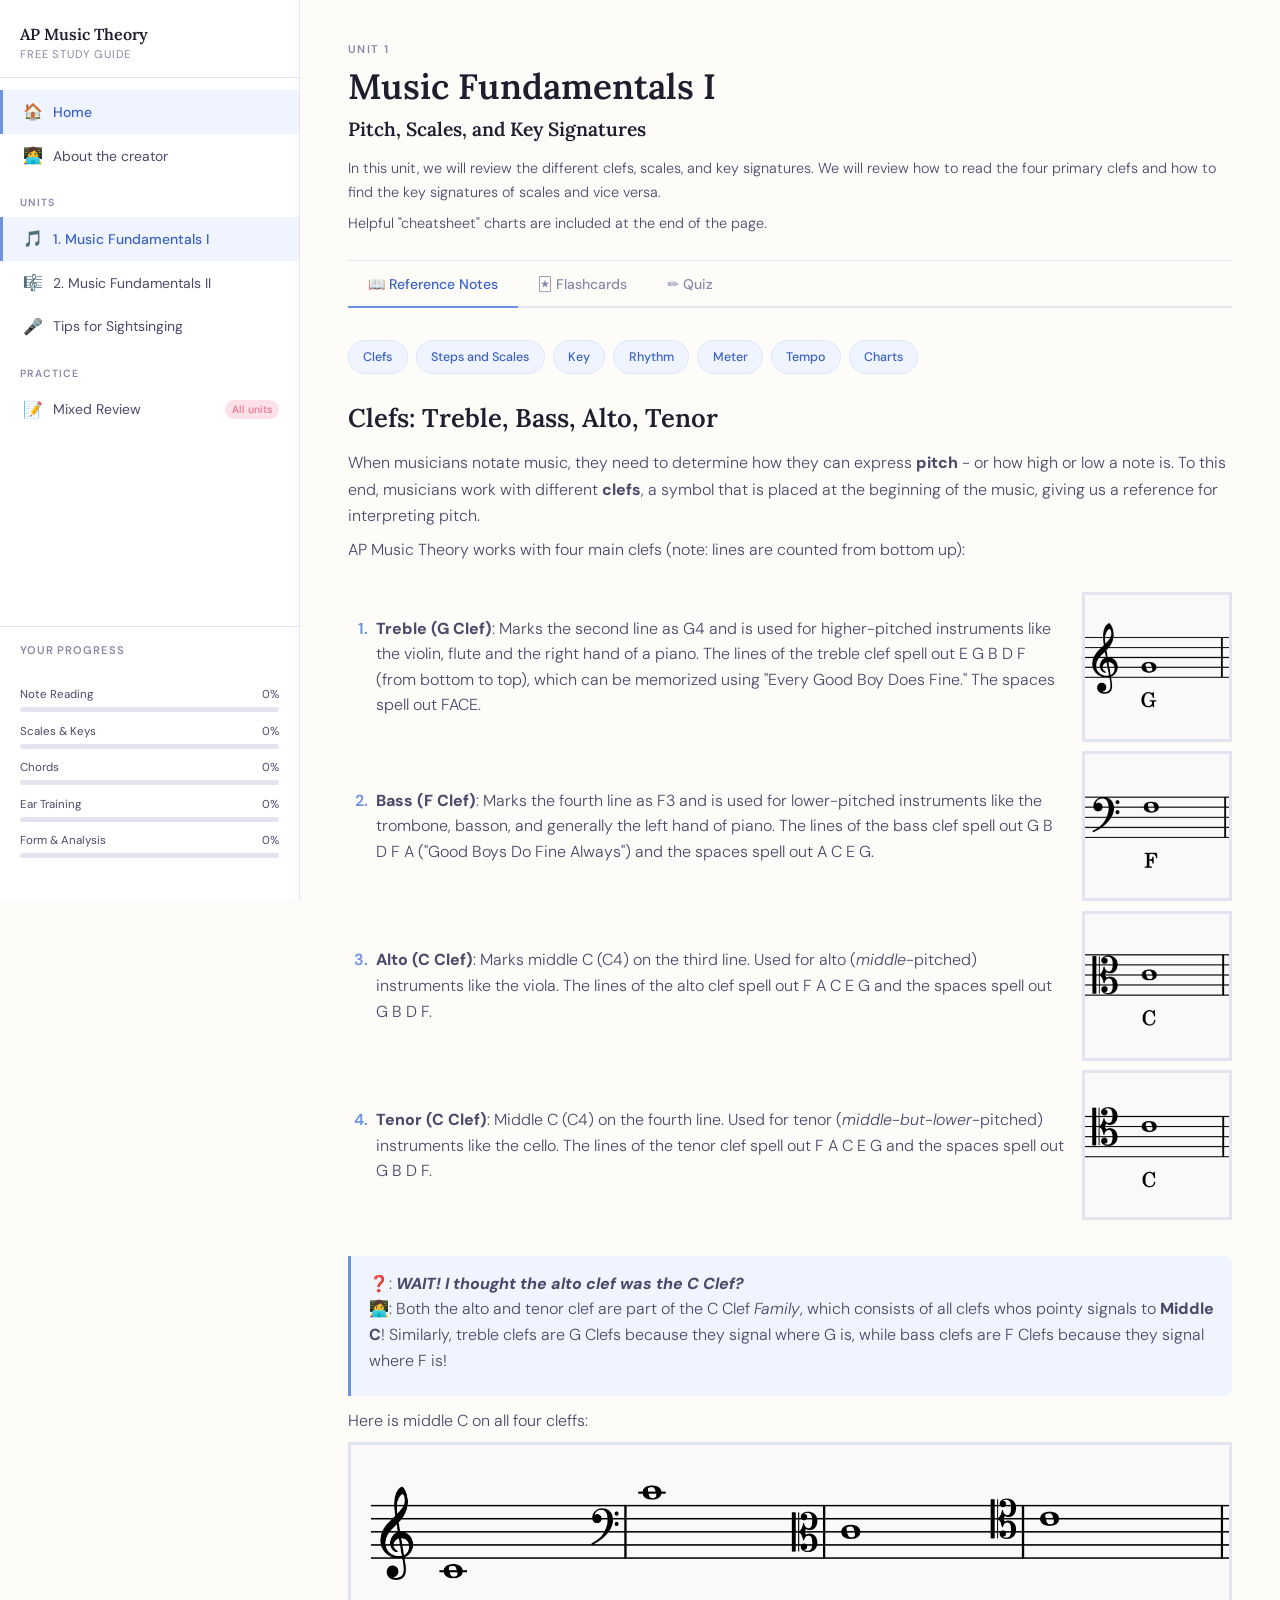
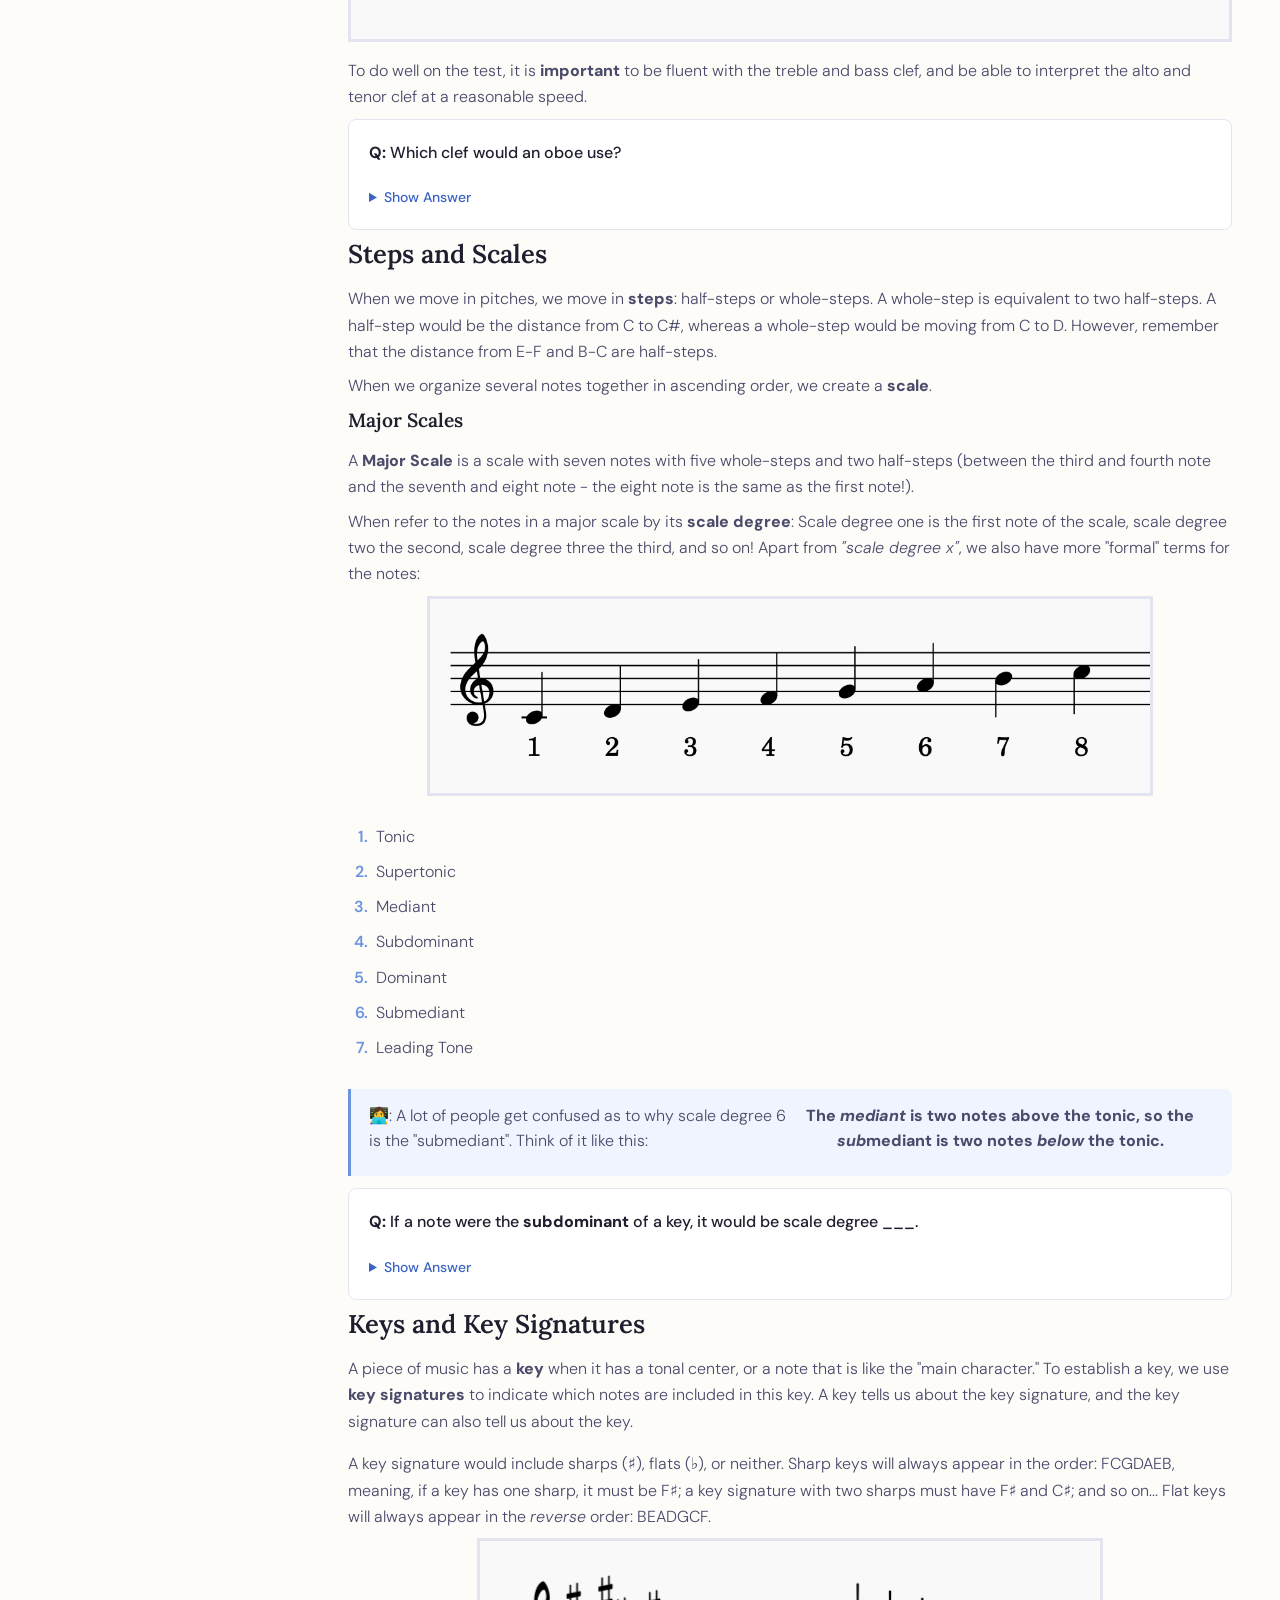
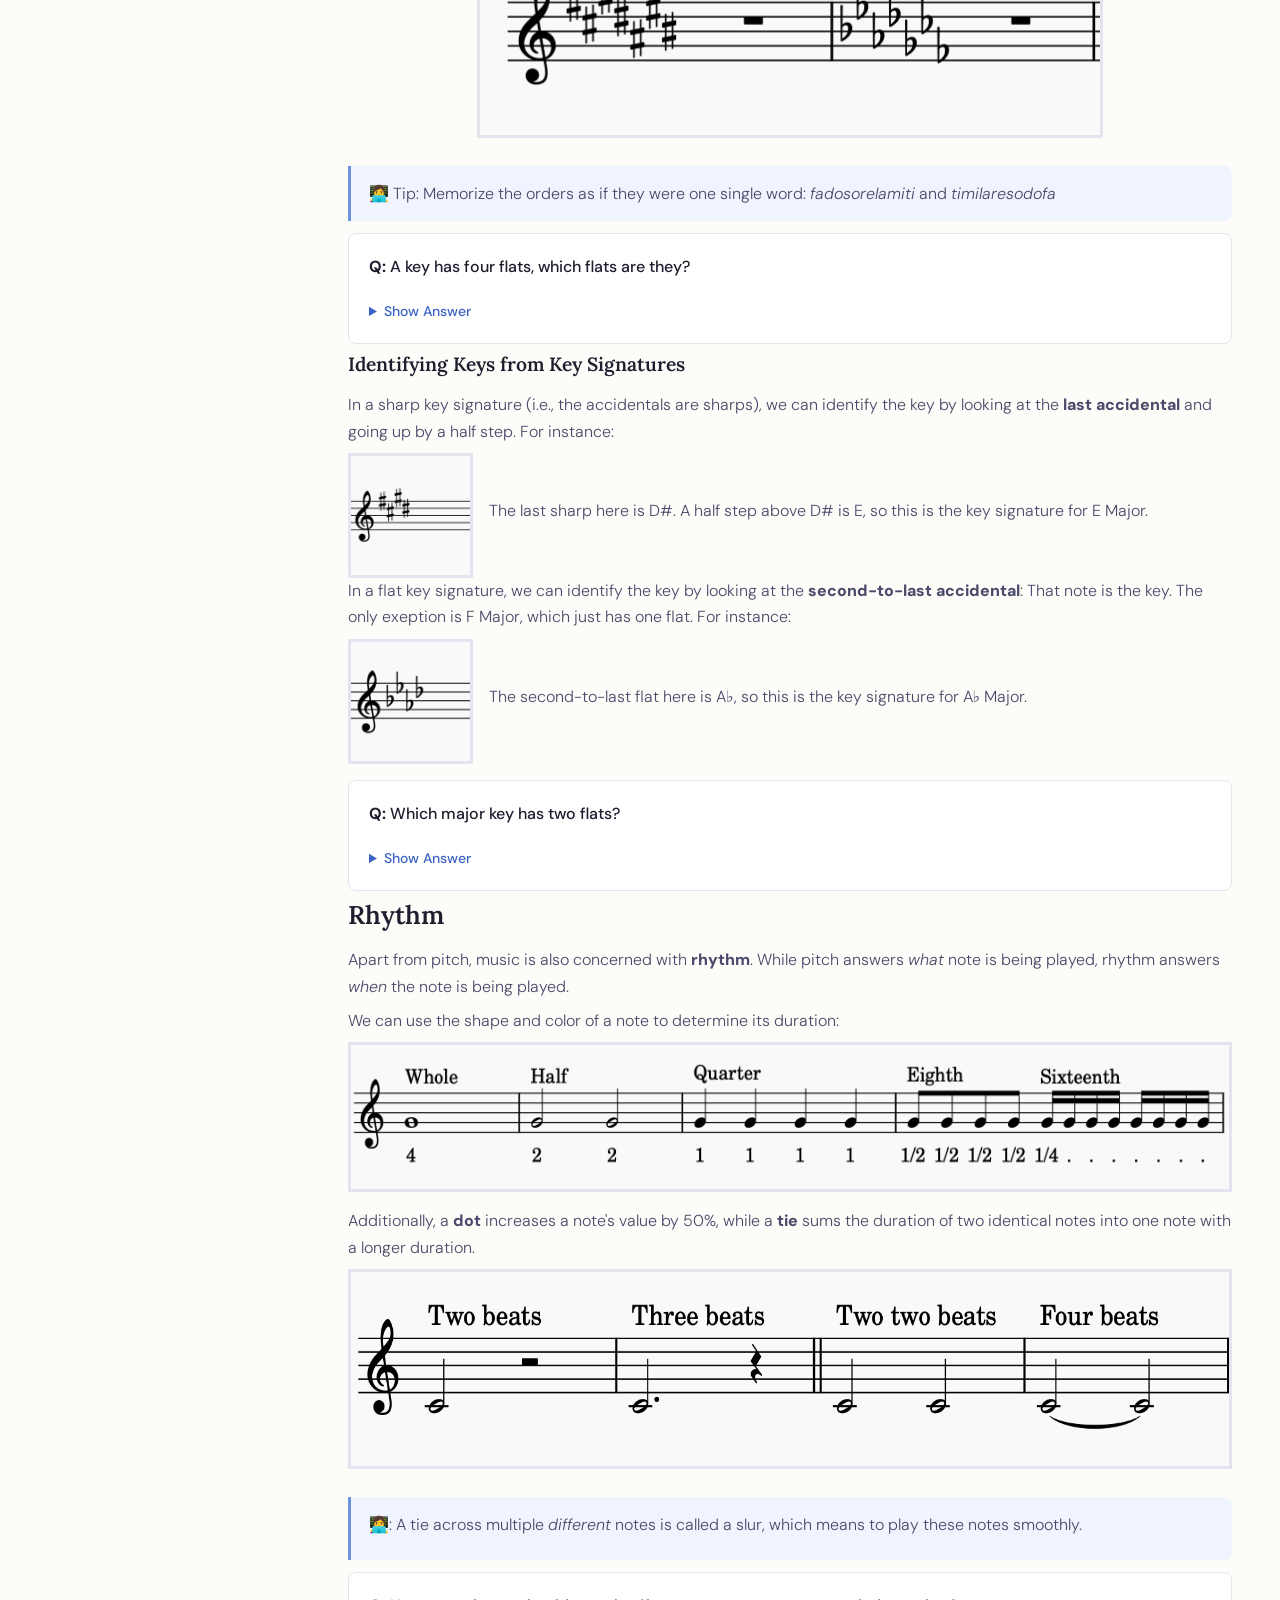
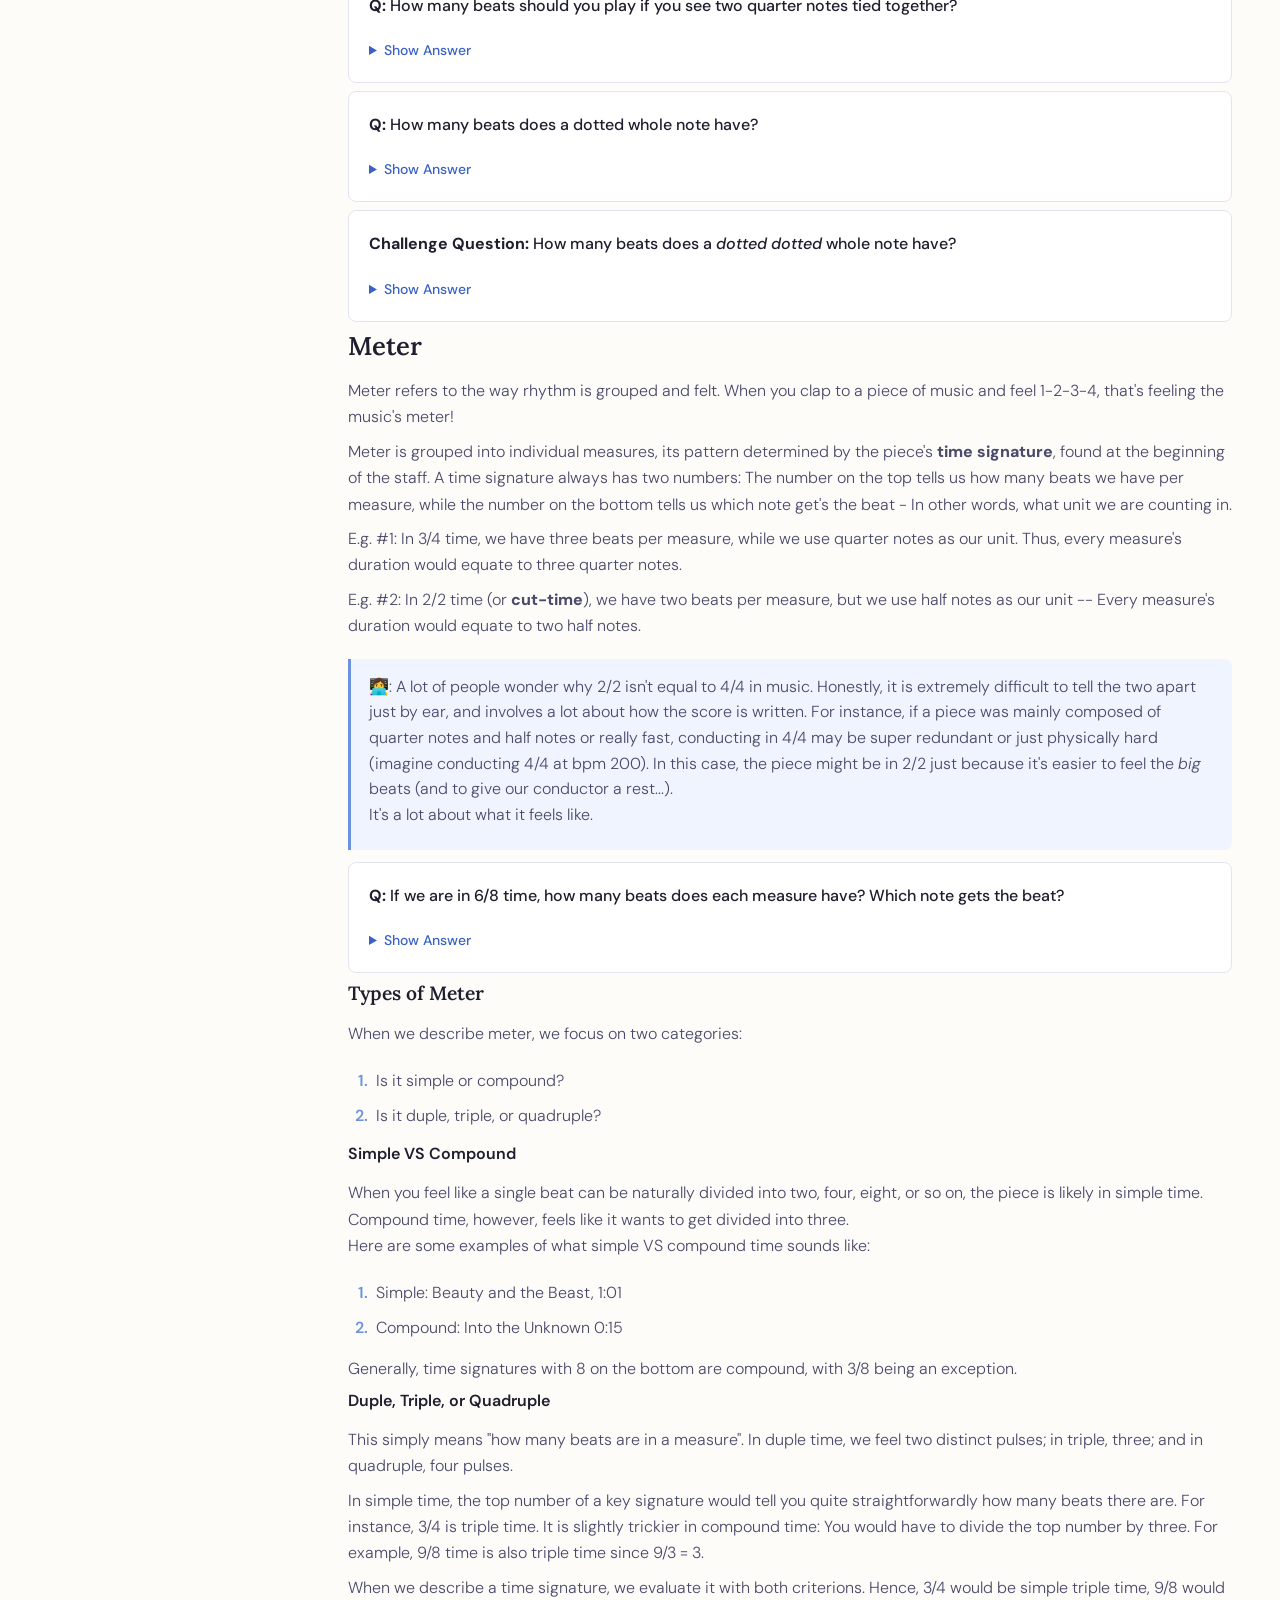
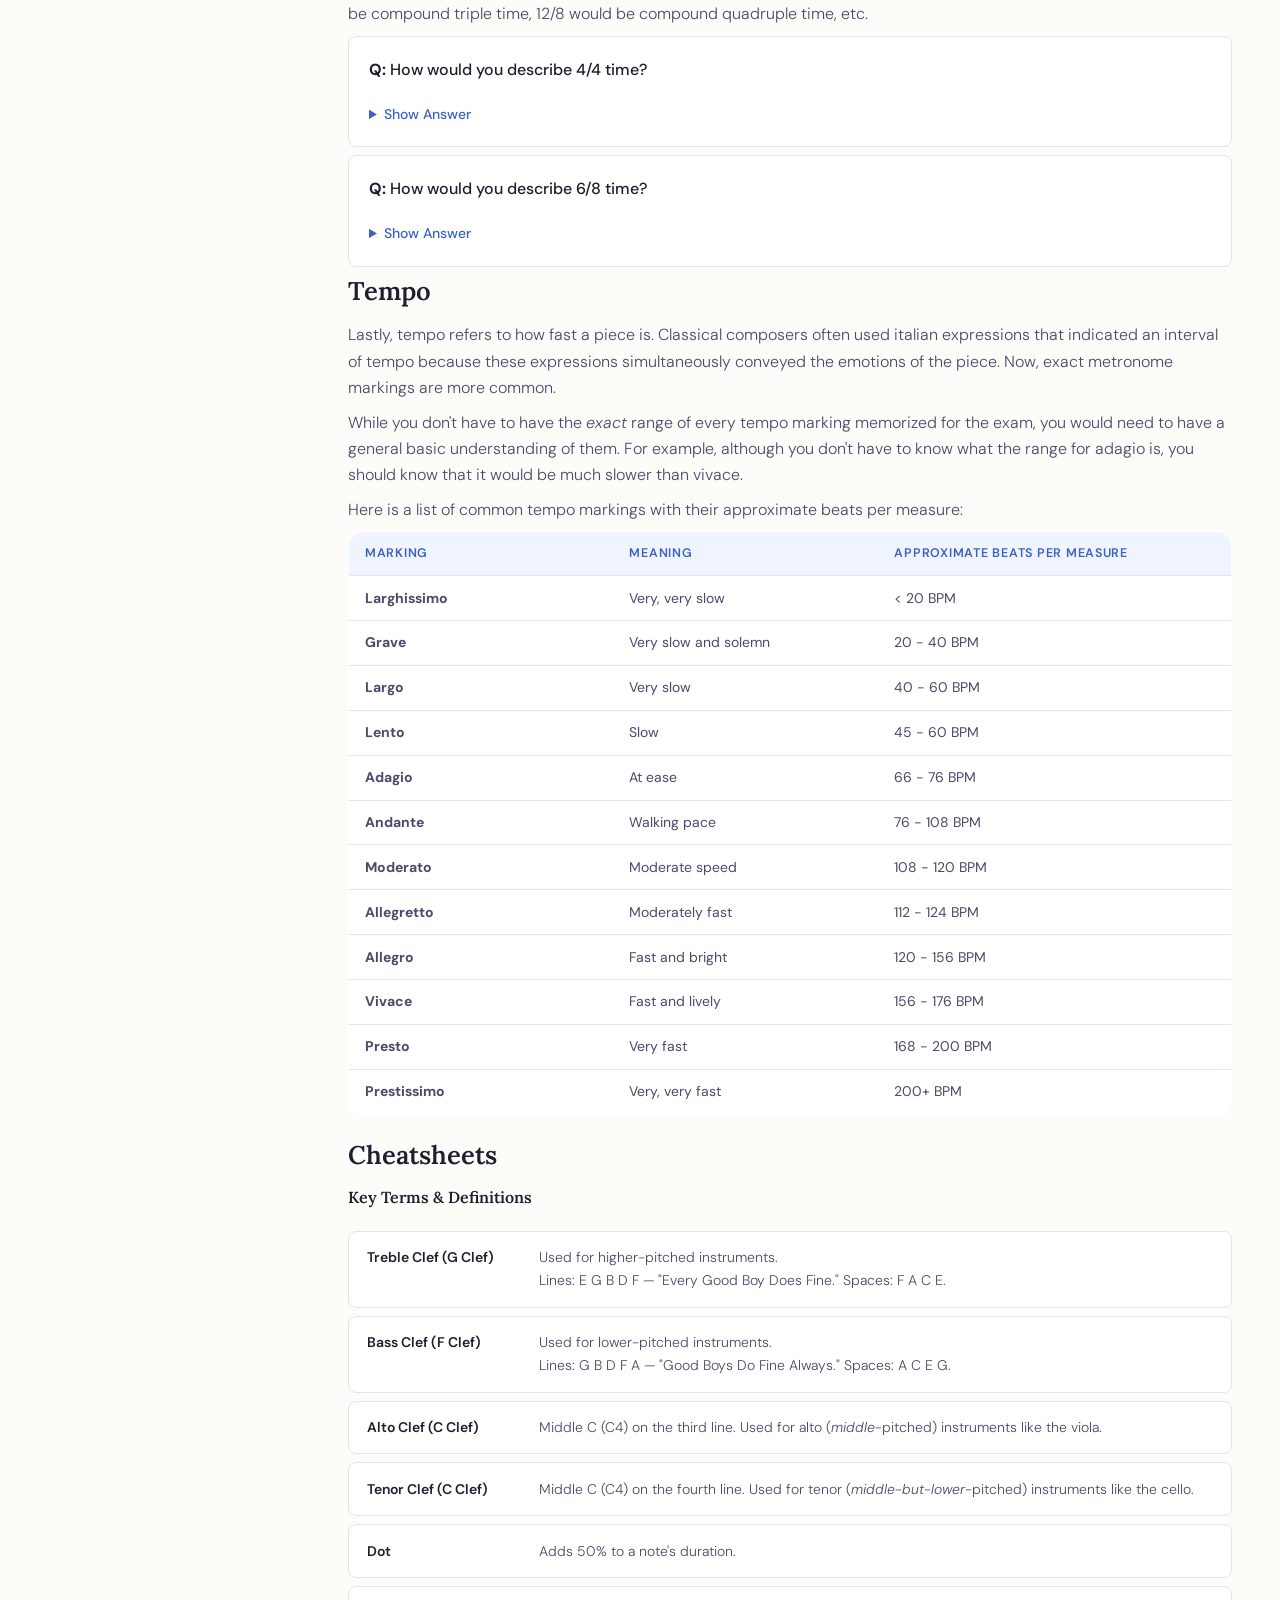
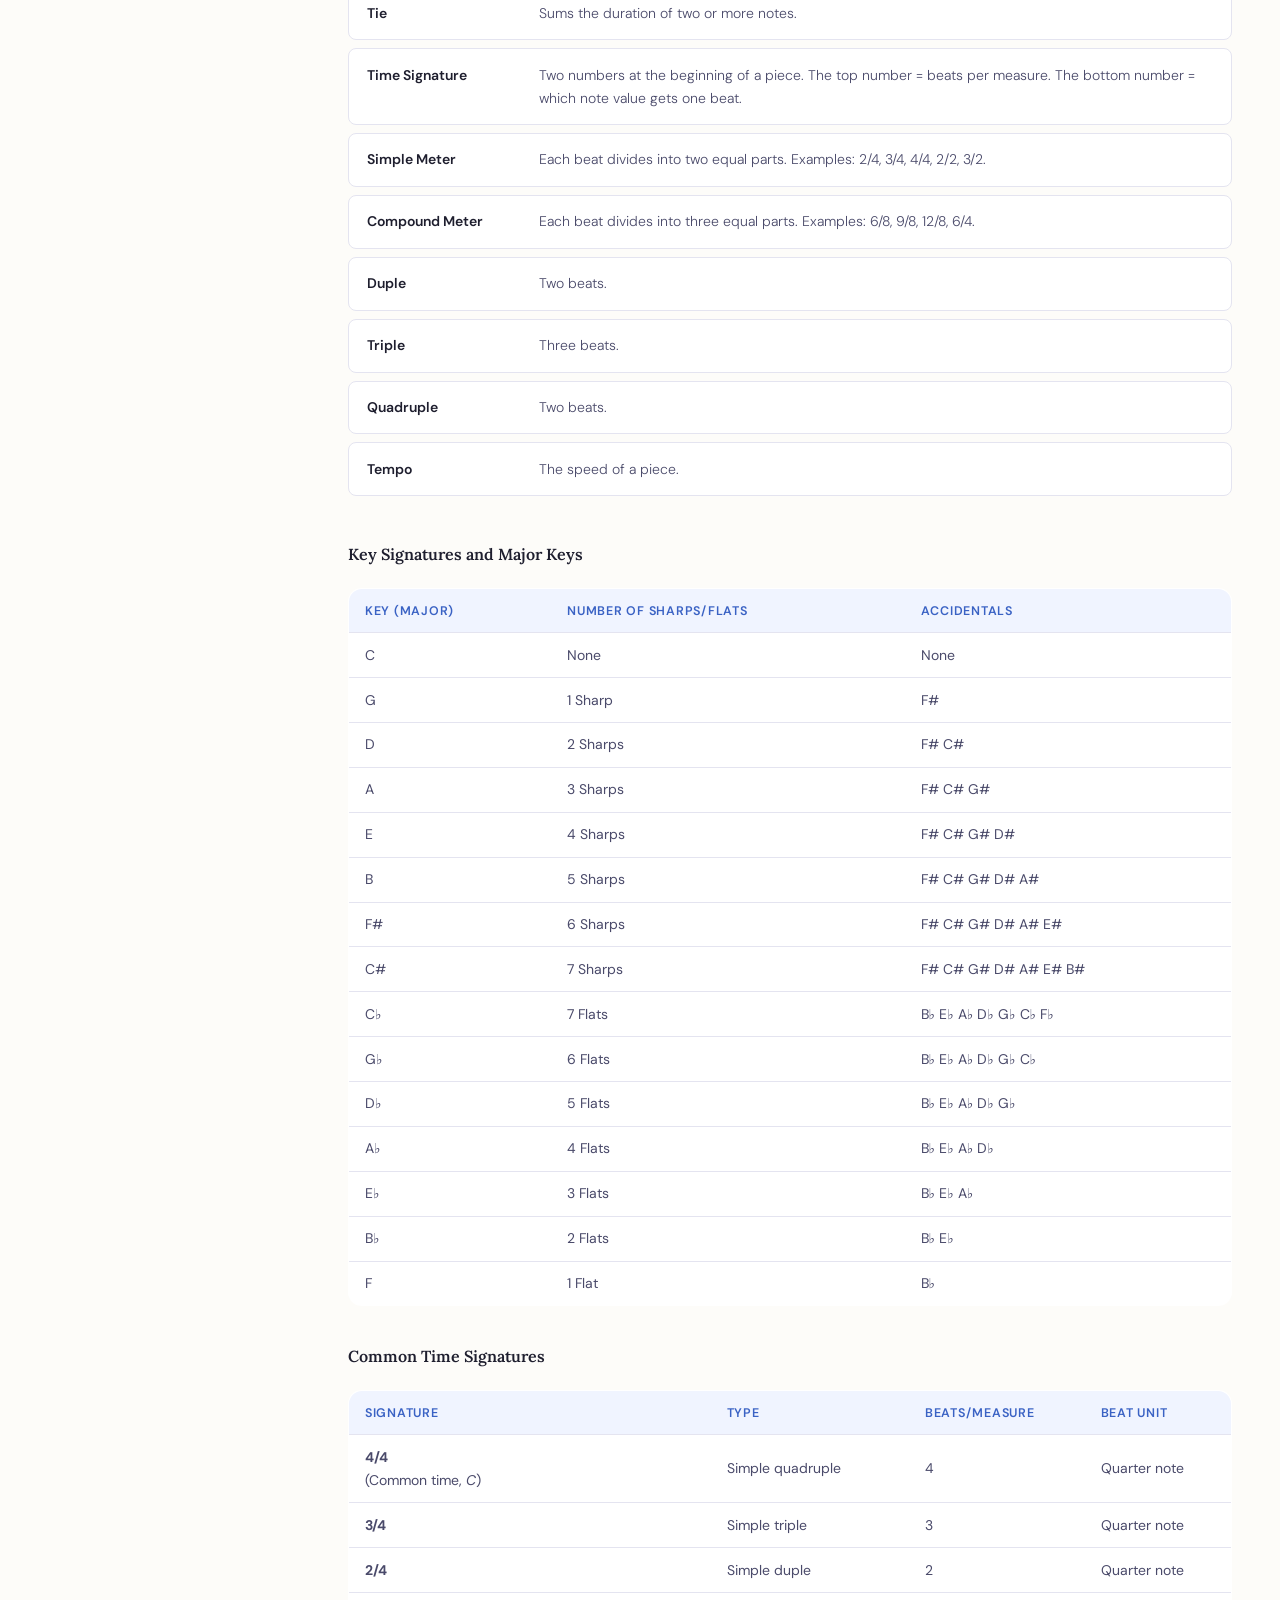
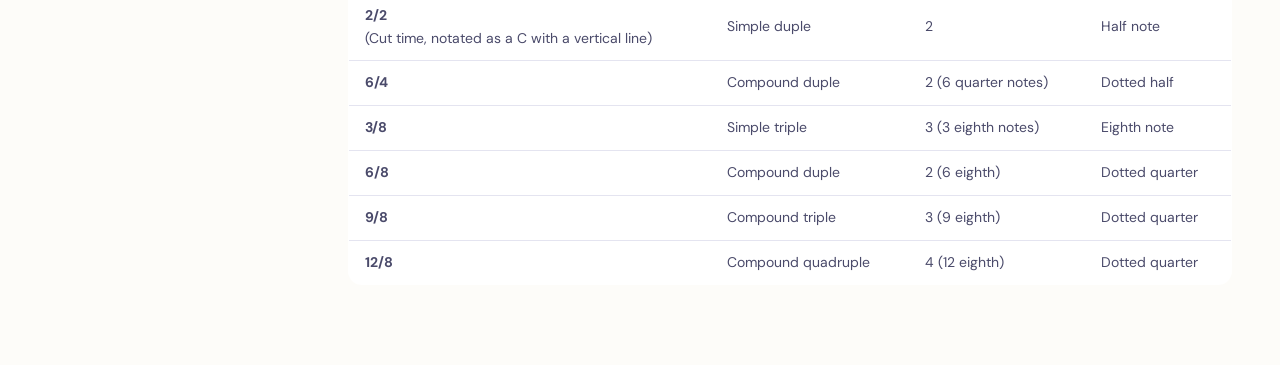
<file: unit1.html>
<!DOCTYPE html>
<html lang="en">
<head>
  <meta charset="UTF-8" />
  <meta name="viewport" content="width=device-width, initial-scale=1.0" />
  <title>AP Music Theory - Unit 1</title>
  <link rel="stylesheet" href="css/style.css" />
</head>
<body>

<div class="site-wrapper">

  <!-- Sidebar -->
  <aside class="sidebar" id="sidebar">
    <div class="sidebar-logo">
      <a href="index.html">AP Music Theory<span>Free Study Guide</span></a>
    </div>

    <nav>
      <a href="index.html" class="active"><span class="nav-icon">🏠</span> Home</a>
      <a href="about.html"><span class="nav-icon">👩‍💻</span> About the creator</a>
    </nav>
    
    <div class="nav-section-label">Units</div>
    <nav>
      <a href="unit1.html"><span class="nav-icon">🎵</span> 1. Music Fundamentals I</a>
      <a href="unit2.html"><span class="nav-icon">🎼</span> 2. Music Fundamentals II</a>
      <!-- <a href="unit3.html"><span class="nav-icon">🎹</span> 3. Music Fundamentals III</a>
      <a href="unit4.html"><span class="nav-icon">🗣️</span> 4. Harmony and Voice Leading I</a>
      <a href="unit5.html"><span class="nav-icon">🪇</span> 5. Harmony and Voice Leading II</a>
      <a href="unit6.html"><span class="nav-icon">🎻</span> 6. Harmony and Voice Leading III</a>
      <a href="unit7.html"><span class="nav-icon">🎶</span> 7. Harmony and Voice Leading IV</a>
      <a href="unit8.html"><span class="nav-icon">📝</span> 8. Modes and Form</a>
      <a href="dictation-tips.html"><span class="nav-icon">👂</span> Tips for Dictation</a> -->
      <a href="sightsinging-tips.html"><span class="nav-icon">🎤</span> Tips for Sightsinging</a>
    </nav>

    <div class="nav-section-label">Practice</div>
    <nav>
      <a href="review.html"><span class="nav-icon">📝</span> Mixed Review <span class="nav-badge">All units</span></a>
    </nav>

    <div class="sidebar-progress">
      <h4>Your Progress</h4>
      <div id="sidebar-progress-items"></div>
    </div>
  </aside>

  <!-- Mobile overlay -->
  <div class="sidebar-overlay" id="sidebar-overlay"></div>

  <!-- Topbar (mobile) -->
  <div class="topbar">
    <span class="topbar-title">Unit 1</span>
    <button class="hamburger" id="hamburger" aria-label="Open menu">☰</button>
  </div>

  <!-- Main -->
  <main class="main-content">

    <div class="unit-header">
      <div class="unit-eyebrow">Unit 1</div>
      <h1> Music Fundamentals I</h1>
      <h3>Pitch, Scales, and Key Signatures</h3>
      <p>In this unit, we will review the different clefs, scales, and key signatures. We will review how to read the four primary clefs and
        how to find the key signatures of scales and vice versa.</p>
      <p style="padding-bottom: 0rem;">Helpful "cheatsheet" charts are included at the end of the page.</p>
    </div>

    <!-- Tab Nav -->
    <div class="tab-nav">
      <button class="tab-btn active" data-tab="notes">📖 Reference Notes</button>
      <button class="tab-btn" data-tab="flashcards">🃏 Flashcards</button>
      <button class="tab-btn" data-tab="quiz">✏️ Quiz</button>
    </div>


    <!-- ── TAB: NOTES ── -->
    <div class="tab-panel active" id="tab-notes">

      <!-- ── Section Nav ── -->
      <div style="display: flex; gap: 0.5rem; flex-wrap: wrap; margin-bottom: 1.75rem;">
        <a class="content-nav-tab" href="#Clefs">Clefs</a>
        <a class="content-nav-tab" href="#Steps-Scales">Steps and Scales</a>
        <a class="content-nav-tab" href="#Key">Key</a>
        <a class="content-nav-tab" href="#Rhythm">Rhythm</a>
        <a class="content-nav-tab" href="#Meter">Meter</a>
        <a class="content-nav-tab" href="#Tempo">Tempo</a>
        <a class="content-nav-tab" href="#Charts">Charts</a>
      </div>

      <div id="Clefs">
        <h2 style="padding-bottom: 1rem;">Clefs: Treble, Bass, Alto, Tenor</h2>
        <p>When musicians notate music, they need to determine how they can express <b>pitch</b> - or how high or low a note is. To this end, musicians work with different
          <b>clefs</b>, a symbol that is placed at the beginning of the music, giving us a reference for interpreting pitch.</p>
        <!-- Paragraphs should have some space after them -->
        <p>AP Music Theory works with four main clefs (note: lines are counted from bottom up):<p>
          <ol>
            <li>
              <div style="display: flex; align-items: center; gap: 1rem;">
                <section class="left" style="flex: 1;">
                  <b>Treble (G Clef)</b>: Marks the second line as G4 and is used for higher-pitched instruments like the violin, flute and the right hand of a piano. The lines
                  of the treble clef spell out E G B D F (from bottom to top), which can be memorized using "Every Good Boy Does Fine." The spaces spell out FACE.
                </section>
                <section class="right" style="flex-shrink: 0; width: 150px; height: 150px; display: flex; align-items: center; justify-content: center;">
                  <img src="photos/unit1/treble-clef.png" style="width: 150px; height: 150px; object-fit: contain; border: 3px solid var(--border)">
                </section>
              </div>
            </li>
            <li>
              <div style="display: flex; align-items: center; gap: 1rem;">
                <section class="left" style="flex: 1;">
                  <b>Bass (F Clef)</b>: Marks the fourth line as F3 and is used for lower-pitched instruments like the trombone, basson, and generally the left hand of piano.
                  The lines of the bass clef spell out G B D F A ("Good Boys Do Fine Always") and the spaces spell out A C E G.
                </section>
                <section class="right" style="flex-shrink: 0; width: 150px; height: 150px; display: flex; align-items: center; justify-content: center;">
                  <img src="photos/unit1/bass-clef.png" style="width: 150px; height: 150px; object-fit: contain; border: 3px solid var(--border)">
                </section>
              </div>
            </li>
            <li>
              <div style="display: flex;  align-items: center; gap: 1rem;">
                <section class="left" style="flex: 1;"">
                  <b>Alto (C Clef)</b>: Marks middle C (C4) on the third line. Used for alto (<i>middle</i>-pitched) instruments like the viola.
                  The lines of the alto clef spell out F A C E G and the spaces spell out G B D F.
                </section>
                <section class="right" style="flex-shrink: 0; width: 150px; height: 150px; display: flex; align-items: center; justify-content: center;">
                  <img src="photos/unit1/alto-clef.png" style="width: 150px; height: 150px; object-fit: contain; border: 3px solid var(--border)">
                </section>
              </div>
            </li>
            <li>
              <div style="display: flex;  align-items: center; gap: 1rem;">
                <section class="left">
                  <b>Tenor (C Clef)</b>: Middle C (C4) on the fourth line. Used for tenor (<i>middle-but-lower</i>-pitched) instruments like the cello.
            The lines of the tenor clef spell out F A C E G and the spaces spell out G B D F.
                </section>
                <section class="right" style="flex-shrink: 0; width: 150px; height: 150px; display: flex; align-items: center; justify-content: center;">
                  <img src="photos/unit1/tenor-clef.png" style="width: 150px; height: 150px; object-fit: contain; border: 3px solid var(--border)">
                </section>
              </div>
            </li>
          </ol> 
        </p>
        <div class="callout">
          <p>❓:<i><b> WAIT! I thought the alto clef was the C Clef?</b></i>
          <br>👩‍💻: Both the alto and tenor clef are part of the C Clef <i>Family</i>, which consists of all clefs 
                whos pointy signals to <b>Middle C</b>! Similarly, treble clefs are G Clefs because they signal where G is, while bass clefs are F Clefs because they signal where F is!<p>
        </div>
        <p>Here is middle C on all four cleffs: </p>
          <div style="text-align: center; padding-bottom: 1rem;"> 
            <img id="pfp" src="photos/unit1/c4-all-clefs.png" alt="profile" 
            style="border: 3px solid var(--border); display: block; margin: auto; height: 200px;"> 
          </div>
        <p>To do well on the test, it is <b>important</b> to be fluent with the treble and bass clef, and be able to interpret the alto and tenor clef at a reasonable speed.</p>
        
        <div class="definition-item" style="display:block; padding: 1.25rem;">
          <p style="font-weight:500; color: var(--ink); margin-bottom:0.75rem;">
            <strong>Q:</strong> Which clef would an oboe use?
          </p>
          <details style="margin-top:0.5rem;">
            <summary style="cursor:pointer; font-size:0.875rem; color:var(--blue-600); font-weight:500;">Show Answer</summary>
            <p style="margin-top:0.75rem; font-size:0.875rem;">
              An oboe is a high-pitched instrument, so it uses the treble clef.
            </p>
          </details>
        </div>
      
      </div>


      <div id="Steps-Scales">
        <h2>Steps and Scales</h2>

        <p>When we move in pitches, we move in <b>steps</b>: half-steps or whole-steps. A whole-step is equivalent to two half-steps. A half-step would be the distance from C to C#,
          whereas a whole-step would be moving from C to D. However, remember that the distance from E-F and B-C are half-steps.</p>

        <p>When we organize several notes together in ascending order, we create a <b>scale</b>.</p>
        <h3>Major Scales</h3>
        <p>A <b>Major Scale</b> is a scale with seven notes with five whole-steps and two half-steps 
          (between the third and fourth note and the seventh and eight note - the eight note is the same as the first note!).</p>

        <p>When refer to the notes in a major scale by its <b>scale degree</b>: Scale degree one is the first note of the scale, scale degree two the second, scale degree three the third, and so on!
           Apart from <i>"scale degree x"</i>, we also have more "formal" terms for the notes:
           <div style="text-align: center; padding-bottom: 1rem;"> 
            <img id="pfp" src="photos/unit1/scale.png" alt="profile" 
            style="border: 3px solid var(--border); display: block; margin: auto; height: 200px;"> 
           </div>
          <ol>
            <li>Tonic</li>
            <li>Supertonic</li>
            <li>Mediant</li>
            <li>Subdominant</li>
            <li>Dominant</li>
            <li>Submediant</li>
            <li>Leading Tone</li>
          </ol>
          <div class="callout">
            <p>👩‍💻: A lot of people get confused as to why scale degree 6 is the "submediant". Think of it like this: </p>
            <p style="text-align: center;"><b>The <i>mediant</i> is two notes above the tonic, so the <i>sub</i>mediant is two notes <i>below</i> the tonic.</b>
            </p>
          </div>

          <div class="definition-item" style="display:block; padding: 1.25rem;">
            <p style="font-weight:500; color: var(--ink); margin-bottom:0.75rem;">
              <strong>Q:</strong> If a note were the <b>subdominant</b> of a key, it would be scale degree ___.
            </p>
            <details style="margin-top:0.5rem;">
              <summary style="cursor:pointer; font-size:0.875rem; color:var(--blue-600); font-weight:500;">Show Answer</summary>
              <p style="margin-top:0.75rem; font-size:0.875rem;">
                The subdominant of the key refers to scale degree 4.
              </p>
            </details>
          </div>
      </div>


      <div id="Key">
        <h2>Keys and Key Signatures</h2>
        <p>A piece of music has a <b>key</b> when it has a tonal center, or a note that is like the "main character." 
          To establish a key, we use <b>key signatures</b> to indicate which notes are included in this key. A key tells us about the key signature, and the key signature
          can also tell us about the key.<p>
        <p>A key signature would include sharps (♯), flats (♭), or neither. Sharp keys will always appear in the order: FCGDAEB, meaning, if a key
        has one sharp, it must be F♯; a key signature with two sharps must have F♯ and C♯; and so on... Flat keys will always appear in the <i>reverse</i> order: BEADGCF.
        </p>
        <div style="text-align: center; padding-bottom: 1rem;"> 
            <img id="pfp" src="photos/unit1/key-signatures.png" alt="profile" 
            style="border: 3px solid var(--border); display: block; margin: auto; height: 200px;"> 
        </div>
        <div class="callout">
            <p style="padding-bottom: 0rem;">👩‍💻 Tip: Memorize the orders as if they were one single word: <i>fadosorelamiti</i> and <i>timilaresodofa</i><p>
        </div>

        <div class="definition-item" style="display:block; padding: 1.25rem;">
          <p style="font-weight:500; color: var(--ink); margin-bottom:0.75rem;">
            <strong>Q:</strong> A key has four flats, which flats are they?
          </p>
          <details style="margin-top:0.5rem;">
            <summary style="cursor:pointer; font-size:0.875rem; color:var(--blue-600); font-weight:500;">Show Answer</summary>
            <p style="margin-top:0.75rem; font-size:0.875rem;">
              Take the first four letters of the sequence BEADGCF - The four flats are B♭, E♭, A♭, and D♭.
            </p>
          </details>
        </div>

        <h3>Identifying Keys from Key Signatures</h3>
        <p>In a sharp key signature (i.e., the accidentals are sharps), we can identify the key by looking at the <b>last accidental</b> and going up by a half step.
        For instance:</p>

        <div style="display: flex; align-items: center; justify-content: center; gap: 1rem;">
          <section class="left" style="flex-shrink: 0; width: 125px; height: 125px; display: flex; align-items: center; justify-content: center;">
            <img src="photos/unit1/e-major.png" style="width: 125px; height: 125px; object-fit: contain; border: 3px solid var(--border)">
          </section>
          <section class="right" style="flex: 1;">
            <p>The last sharp here is D#. A half step above D# is E, so this is the key signature for E Major.</p>
          </section>
        </div>

        <p>In a flat key signature, we can identify the key by looking at the <b>second-to-last accidental</b>: That note is the key. The only exeption is
          F Major, which just has one flat.
        For instance:</p>
        <div style="display: flex; align-items: center; justify-content: center; gap: 1rem; padding-bottom: 1rem;">
          <section class="left" style="flex-shrink: 0; width: 125px; height: 125px; display: flex; align-items: center; justify-content: center;">
            <img src="photos/unit1/ab-major.png" style="width: 125px; height: 125px; object-fit: contain; border: 3px solid var(--border)">
          </section>
          <section class="right" style="flex: 1;">
            <p>The second-to-last flat here is A♭, so this is the key signature for A♭ Major.</p>
          </section>
        </div>

        <div class="definition-item" style="display:block; padding: 1.25rem;">
          <p style="font-weight:500; color: var(--ink); margin-bottom:0.75rem;">
            <strong>Q:</strong> Which major key has two flats?
          </p>
          <details style="margin-top:0.5rem;">
            <summary style="cursor:pointer; font-size:0.875rem; color:var(--blue-600); font-weight:500;">Show Answer</summary>
            <p style="margin-top:0.75rem; font-size:0.875rem;">
              A key signature with two flats must have B♭ and E♭, in that order. The second-to-last accidental is B♭, so the key is B♭ Major.
            </p>
          </details>
        </div>
      </div>

      <div id="Rhythm">
        <h2>Rhythm</h2>
        
        <p>Apart from pitch, music is also concerned with <b>rhythm</b>. While pitch answers <i>what</i> note is being played, rhythm answers <i>when</i> the note is being played.</p>
        <p>We can use the shape and color of a note to determine its duration:</p>
        <div style="text-align: center; padding-bottom: 1rem;"> 
            <img id="pfp" src="photos/unit1/duration.png" alt="profile" 
            style="border: 3px solid var(--border); display: block; margin: auto; height: 150px;"> 
        </div>
        <p>Additionally, a <b>dot</b> increases a note's value by 50%, while a <b>tie</b> sums the duration of two identical notes into one note with a longer duration.</p>
        <div style="text-align: center; padding-bottom: 1rem;"> 
            <img id="pfp" src="photos/unit1/dots-ties.png" alt="profile" 
            style="border: 3px solid var(--border); display: block; margin: auto; height: 200px;"> 
        </div>

        <div class="callout">
          <p>👩‍💻: A tie across multiple <i>different</i> notes is called a slur, which means to play these notes smoothly.</p>
        </div>

        <div class="definition-item" style="display:block; padding: 1.25rem;">
          <p style="font-weight:500; color: var(--ink); margin-bottom:0.75rem;">
            <strong>Q:</strong> How many beats should you play if you see two quarter notes tied together?
          </p>
          <details style="margin-top:0.5rem;">
            <summary style="cursor:pointer; font-size:0.875rem; color:var(--blue-600); font-weight:500;">Show Answer</summary>
            <p style="margin-top:0.75rem; font-size:0.875rem;">
              1 + 1 = 2 beats.
            </p>
          </details>
        </div>
        <div class="definition-item" style="display:block; padding: 1.25rem;">
          <p style="font-weight:500; color: var(--ink); margin-bottom:0.75rem;">
            <strong>Q:</strong> How many beats does a dotted whole note have?
          </p>
          <details style="margin-top:0.5rem;">
            <summary style="cursor:pointer; font-size:0.875rem; color:var(--blue-600); font-weight:500;">Show Answer</summary>
            <p style="margin-top:0.75rem; font-size:0.875rem;">
              A whole note has 4 beats, so a dotted whole note would have 4 + 2 = 6 beats since 50% of 4 is 2.
            </p>
          </details>
        </div>
        <div class="definition-item" style="display:block; padding: 1.25rem;">
          <p style="font-weight:500; color: var(--ink); margin-bottom:0.75rem;">
            <strong>Challenge Question:</strong> How many beats does a <i>dotted dotted</i> whole note have?
          </p>
          <details style="margin-top:0.5rem;">
            <summary style="cursor:pointer; font-size:0.875rem; color:var(--blue-600); font-weight:500;">Show Answer</summary>
            <p style="margin-top:0.75rem; font-size:0.875rem;">
              The dot of a dotted whole note has 2 beats, so the dot after it has a duration of 1 beat. In total, a dotted dotted half note is 7 beats.
            </p>
          </details>
        </div>
      </div>
      

      <div id="Meter">
        <h2>Meter</h2>
        <p>Meter refers to the way rhythm is grouped and felt. When you clap to a piece of music and feel 1-2-3-4, that's feeling the music's meter!</p>
        <p>Meter is grouped into individual measures, its pattern determined by the piece's <b>time signature</b>, found at the beginning of the staff. 
          A time signature always has two numbers: The number on the top tells us how many beats we have per measure, 
          while the number on the bottom tells us which note get's the beat - In other words, what unit we are counting in.</p>
        <p>E.g. #1: In 3/4 time, we have three beats per measure, while we use quarter notes as our unit. Thus, every measure's duration would equate to three quarter notes.</p>
        <p>E.g. #2: In 2/2 time (or <b>cut-time</b>), we have two beats per measure, but we use half notes as our unit -- Every measure's duration would equate to two half notes.</p>
        <div class="callout">
          <p>👩‍💻: A lot of people wonder why 2/2 isn't equal to 4/4 in music. Honestly, it is extremely difficult to tell the two apart just by ear, and involves a lot about how the score is written.
            For instance, if a piece was mainly composed of quarter notes and half notes or really fast, conducting in 4/4 may be super redundant or just physically hard (imagine conducting 4/4 at bpm 200). In this case,
            the piece might be in 2/2 just because it's easier to feel the <i>big</i> beats (and to give our conductor a rest...).
            <br>
            It's a lot about what it feels like.</p>
        </div>

        <div class="definition-item" style="display:block; padding: 1.25rem;">
          <p style="font-weight:500; color: var(--ink); margin-bottom:0.75rem;">
            <strong>Q:</strong> If we are in 6/8 time, how many beats does each measure have? Which note gets the beat?
          </p>
          <details style="margin-top:0.5rem;">
            <summary style="cursor:pointer; font-size:0.875rem; color:var(--blue-600); font-weight:500;">Show Answer</summary>
            <p style="margin-top:0.75rem; font-size:0.875rem;">
              There are six notes per measure, and the eight note gets the beat.
            </p>
          </details>
        </div>
        <h3>Types of Meter</h3>
        <p>When we describe meter, we focus on two categories:</p>
        <ol>
          <li>Is it simple or compound?</li>
          <li>Is it duple, triple, or quadruple?</li>
        </ol>
        <h4>Simple VS Compound</h4>
        <p>When you feel like a single beat can be naturally divided into two, four, eight, or so on, the piece is likely in simple time. Compound time, however,
            feels like it wants to get divided into three. 
            <br>
            Here are some examples of what simple VS compound time sounds like:
        </p>
        <ol>
          <li>Simple: Beauty and the Beast, 1:01</li> <!--https://www.youtube.com/watch?v=xDUhINW3SPs-->
          <li>Compound: Into the Unknown 0:15</li> <!--https://www.youtube.com/watch?v=gIOyB9ZXn8s-->
        </ol>
        <p>Generally, time signatures with 8 on the bottom are compound, with 3/8 being an exception.</p>
        <h4>Duple, Triple, or Quadruple</h4>
        <p>This simply means "how many beats are in a measure". In duple time, we feel two distinct pulses; in triple, three; and in quadruple, four pulses.</p>

        <p>In simple time, the top number of a key signature would tell you quite straightforwardly how many beats there are. For instance, 3/4 is triple time.
          It is slightly trickier in compound time: You would have to divide the top number by three. For example, 9/8 time is also triple time since 9/3 = 3.
        </p>
        <p>When we describe a time signature, we evaluate it with both criterions. Hence, 3/4 would be simple triple time, 9/8 would be compound triple time, 12/8 would be
          compound quadruple time, etc.
        </p>
        <div class="definition-item" style="display:block; padding: 1.25rem;">
          <p style="font-weight:500; color: var(--ink); margin-bottom:0.75rem;">
            <strong>Q:</strong> How would you describe 4/4 time?
          </p>
          <details style="margin-top:0.5rem;">
            <summary style="cursor:pointer; font-size:0.875rem; color:var(--blue-600); font-weight:500;">Show Answer</summary>
            <p style="margin-top:0.75rem; font-size:0.875rem;">
              Simple quadruple time.
            </p>
          </details>
        </div>
        <div class="definition-item" style="display:block; padding: 1.25rem;">
          <p style="font-weight:500; color: var(--ink); margin-bottom:0.75rem;">
            <strong>Q:</strong> How would you describe 6/8 time?
          </p>
          <details style="margin-top:0.5rem;">
            <summary style="cursor:pointer; font-size:0.875rem; color:var(--blue-600); font-weight:500;">Show Answer</summary>
            <p style="margin-top:0.75rem; font-size:0.875rem;">
              Compound duple time.
            </p>
          </details>
        </div>
      </div>
    

      <div id="Tempo">
        <h2>Tempo</h2>
        
        <p>Lastly, tempo refers to how fast a piece is. Classical composers often used italian expressions that indicated an interval of tempo because
          these expressions simultaneously conveyed the emotions of the piece. Now, exact metronome markings are more common.
        </p>
        <p>While you don't have to have the <i>exact</i> range of every tempo marking memorized for the exam, you would need to have a general basic understanding of them.
        For example, although you don't have to know what the range for adagio is, you should know that it would be much slower than vivace.</p>
        <p>Here is a list of common tempo markings with their approximate beats per measure:</p>
          <table class="formula-table" style="margin-bottom: 1.5rem;">
          <thead>
            <tr>
              <th style="width: 30%;">Marking</th>
              <th style="width: 30%;">Meaning</th>
              <th style="width: 40%;">Approximate beats per measure</th>
            </tr>
          </thead>
          <tbody>
            <tr><td><strong>Larghissimo</strong></td><td>Very, very slow</td><td>&lt; 20 BPM</td></tr>
            <tr><td><strong>Grave</strong></td><td>Very slow and solemn</td><td>20 - 40 BPM</td></tr>
            <tr><td><strong>Largo</strong></td><td>Very slow</td><td>40 - 60 BPM</td></tr>
            <tr><td><strong>Lento</strong></td><td>Slow</td><td>45 - 60 BPM</td></tr>
            <tr><td><strong>Adagio</strong></td><td>At ease</td><td>66 - 76 BPM</td></tr>
            <tr><td><strong>Andante</strong></td><td>Walking pace</td><td>76 - 108 BPM</td></tr>
            <tr><td><strong>Moderato</strong></td><td>Moderate speed</td><td>108 - 120 BPM</td></tr>
            <tr><td><strong>Allegretto</strong></td><td>Moderately fast</td><td>112 - 124 BPM</td></tr>
            <tr><td><strong>Allegro</strong></td><td>Fast and bright</td><td>120 - 156 BPM</td></tr>
            <tr><td><strong>Vivace</strong></td><td>Fast and lively</td><td>156 - 176 BPM</td></tr>
            <tr><td><strong>Presto</strong></td><td>Very fast</td><td>168 - 200 BPM</td></tr>
            <tr><td><strong>Prestissimo</strong></td><td>Very, very fast</td><td>200+ BPM</td></tr>
          </tbody>
        </table>
      </div>
    

      <section class="notes-section" id="Charts">
        <h2>Cheatsheets</h2>
        <h3>Key Terms & Definitions</h3>
        <div class="definition-list">
          <div class="definition-item">
            <div class="definition-term">Treble Clef (G Clef)</div>
            <div class="definition-def">Used for higher-pitched instruments. 
              <br>Lines: E G B D F — "Every Good Boy Does Fine." Spaces: F A C E.</div>
          </div>
          <div class="definition-item">
            <div class="definition-term">Bass Clef (F Clef)</div>
            <div class="definition-def">Used for lower-pitched instruments.
              <br>Lines: G B D F A — "Good Boys Do Fine Always." Spaces: A C E G.</div>
          </div>
          <div class="definition-item">
            <div class="definition-term">Alto Clef (C Clef)</div>
            <div class="definition-def">Middle C (C4) on the third line. Used for alto (<i>middle</i>-pitched) instruments like the viola.</div>
          </div>
          <div class="definition-item">
            <div class="definition-term">Tenor Clef (C Clef)</div>
            <div class="definition-def">Middle C (C4) on the fourth line. Used for tenor (<i>middle-but-lower</i>-pitched) instruments like the cello.
            </div>
          </div>
          <div class="definition-item">
            <div class="definition-term">Dot</div>
            <div class="definition-def">Adds 50% to a note's duration.</div>
          </div>
          <div class="definition-item">
            <div class="definition-term">Tie</div>
            <div class="definition-def">Sums the duration of two or more notes.</div>
          </div>
          <div class="definition-item">
            <div class="definition-term">Time Signature</div>
            <div class="definition-def">Two numbers at the beginning of a piece. The top number = beats per measure. The bottom number = which note value gets one beat.</div>
          </div>
          <div class="definition-item">
            <div class="definition-term">Simple Meter</div>
            <div class="definition-def">Each beat divides into two equal parts. Examples: 2/4, 3/4, 4/4, 2/2, 3/2.</div>
          </div>
          <div class="definition-item">
            <div class="definition-term">Compound Meter</div>
            <div class="definition-def">Each beat divides into three equal parts. Examples: 6/8, 9/8, 12/8, 6/4.</div>
          </div>
          <div class="definition-item">
            <div class="definition-term">Duple</div>
            <div class="definition-def">Two beats.</div>
          </div>
          <div class="definition-item">
            <div class="definition-term">Triple</div>
            <div class="definition-def">Three beats.</div>
          </div>
          <div class="definition-item">
            <div class="definition-term">Quadruple</div>
            <div class="definition-def">Two beats.</div>
          </div>
          <div class="definition-item">
            <div class="definition-term">Tempo</div>
            <div class="definition-def">The speed of a piece.</div>
          </div>
        </div>
      </section>

      <section class="notes-section">
        <h3>Key Signatures and Major Keys</h3>
        <table class="formula-table">
          <thead>
            <tr>
              <th>Key (Major)</th>
              <th>Number of Sharps/Flats</th>
              <th>Accidentals</th>
            </tr>
          </thead>
          <tbody>
            <tr><td>C</td><td>None</td><td>None</td></tr>
            <tr><td>G</td><td>1 Sharp</td><td>F#</td></tr>
            <tr><td>D</td><td>2 Sharps</td><td>F# C#</td></tr>
            <tr><td>A</td><td>3 Sharps</td><td>F# C# G#</td></tr>
            <tr><td>E</td><td>4 Sharps</td><td>F# C# G# D#</td></tr>
            <tr><td>B</td><td>5 Sharps</td><td>F# C# G# D# A#</td></tr>
            <tr><td>F#</td><td>6 Sharps</td><td>F# C# G# D# A# E#</td></tr>
            <tr><td>C#</td><td>7 Sharps</td><td>F# C# G# D# A# E# B#</td></tr>
            <tr><td>C♭</td><td>7 Flats</td><td>B♭ E♭ A♭ D♭ G♭ C♭ F♭</td></tr>
            <tr><td>G♭</td><td>6 Flats</td><td>B♭ E♭ A♭ D♭ G♭ C♭</td></tr>
            <tr><td>D♭</td><td>5 Flats</td><td>B♭ E♭ A♭ D♭ G♭</td></tr>
            <tr><td>A♭</td><td>4 Flats</td><td>B♭ E♭ A♭ D♭</td></tr>
            <tr><td>E♭</td><td>3 Flats</td><td>B♭ E♭ A♭</td></tr>
            <tr><td>B♭</td><td>2 Flats</td><td>B♭ E♭</td></tr>
            <tr><td>F</td><td>1 Flat</td><td>B♭</td></tr>
          </tbody>
        </table>
      </section>

      <section class="notes-section">
        <h3>Common Time Signatures</h3>
        <table class="formula-table">
          <thead>
            <tr>
              <th>Signature</th>
              <th>Type</th>
              <th>Beats/Measure</th>
              <th>Beat Unit</th>
            </tr>
          </thead>
          <tbody>
            <tr><td><strong>4/4</strong> <br>(Common time, <em>C</em>)</td><td>Simple quadruple</td><td>4</td><td>Quarter note</td></tr>
            <tr><td><strong>3/4</strong></td><td>Simple triple</td><td>3</td><td>Quarter note</td></tr>
            <tr><td><strong>2/4</strong></td><td>Simple duple</td><td>2</td><td>Quarter note</td></tr>
            <tr><td><strong>2/2</strong> <br>(Cut time, notated as a C with a vertical line)</td><td>Simple duple</td><td>2</td><td>Half note</td></tr>
            <tr><td><strong>6/4</strong></td><td>Compound duple</td><td>2 (6 quarter notes)</td><td>Dotted half</td></tr>
            <tr><td><strong>3/8</strong></td><td>Simple triple</td><td>3 (3 eighth notes)</td><td>Eighth note</td></tr>
            <tr><td><strong>6/8</strong></td><td>Compound duple</td><td>2 (6 eighth)</td><td>Dotted quarter</td></tr>
            <tr><td><strong>9/8</strong></td><td>Compound triple</td><td>3 (9 eighth)</td><td>Dotted quarter</td></tr>
            <tr><td><strong>12/8</strong></td><td>Compound quadruple</td><td>4 (12 eighth)</td><td>Dotted quarter</td></tr>
          </tbody>
        </table>
      </section>
    </div>

    <!-- ── TAB: FLASHCARDS ── -->
    <div class="tab-panel" id="tab-flashcards">

      <div class="flashcard-area">
        <div class="flashcard-counter" id="flashcard-counter">1 / 10</div>

        <div class="flashcard-scene" id="flashcard-scene">
          <div class="flashcard-inner">
            <div class="flashcard-face flashcard-front">
              <h3 id="card-front-text">Loading…</h3>
              <span class="flashcard-hint">Tap to flip</span>
            </div>
            <div class="flashcard-face flashcard-back">
              <p id="card-back-text">Loading…</p>
            </div>
          </div>
        </div>

        <div class="flashcard-controls">
          <button class="btn btn-icon" id="fc-prev" title="Previous">←</button>
          <button class="btn btn-secondary" id="fc-shuffle">🔀 Shuffle</button>
          <button class="btn btn-icon" id="fc-next" title="Next">→</button>
        </div>
      </div>

    </div>

    <!-- ── TAB: QUIZ ── -->
    <div class="tab-panel" id="tab-quiz">

      <div class="quiz-area" id="quiz-area">
        <div class="quiz-progress-bar">
          <div class="quiz-progress-fill" id="quiz-progress-fill" style="width:0%"></div>
        </div>

        <div class="quiz-question-block">
          <div class="quiz-q-num" id="quiz-q-num"></div>
          <div class="quiz-question-text" id="quiz-question-text"></div>
          <div id="quiz-question-body"></div>
          <div class="quiz-feedback" id="quiz-feedback"></div>
        </div>

        <div style="text-align:right">
          <button class="btn btn-primary" id="quiz-next" style="display:none">Next →</button>
        </div>
      </div>

      <div class="quiz-result" id="quiz-result">
        <div class="quiz-score-big" id="quiz-score-big">0/10</div>
        <p id="quiz-score-msg"></p>
        <button class="btn btn-primary" id="quiz-retry">Try Again</button>
      </div>

    </div>

  </main>
</div>

<script src="js/nav.js"></script>
<script src="js/progress.js"></script>
<script src="js/flashcards.js"></script>
<script src="js/quiz.js"></script>
<script>
// ── Tab switching ──
document.querySelectorAll('.tab-btn').forEach(btn => {
  btn.addEventListener('click', () => {
    document.querySelectorAll('.tab-btn').forEach(b => b.classList.remove('active'));
    document.querySelectorAll('.tab-panel').forEach(p => p.classList.remove('active'));
    btn.classList.add('active');
    document.getElementById('tab-' + btn.dataset.tab).classList.add('active');
  });
});

// ── Flashcard data — replace/extend with your own content ──
const unit1Cards = [
  { front: "Treble Clef Lines (bottom to top)",     back: "E G B D F \n Every Good Boy Does Fine" },
  { front: "Treble Clef Spaces (bottom to top)",    back: "F A C E\n(spells FACE)" },
  { front: "Bass Clef Lines (bottom to top)",       back: "G B D F A \n Good Boys Do Fine Always"  },
  { front: "Bass Clef Spaces (bottom to top)",      back: "A C E G \n All Cows Eat Grass" },
  { front: "How many beats does a whole note get in 4/4?", back: "4 beats" },
  { front: "What is the top number of a time signature?",  back: "Number of beats per measure" },
  { front: "What is 6/8 time?",                    back: "Compound duple: 2 beats per measure, each divided into 3 eighth notes" },
  { front: "What is a dotted quarter note worth?", back: "1½ beats (in 4/4) — equal to a quarter + an eighth note" },
];

initFlashcards(unit1Cards);

// ── Quiz data — replace/extend with your own content ──
const unit1Quiz = [
  {
    type: 'mc',
    q: 'Which clef marks the second line of the staff as G4?',
    options: ['Bass Clef', 'Treble Clef', 'Alto Clef', 'Tenor Clef'],
    answer: 'Treble Clef'
  },
  {
    type: 'mc',
    q: 'In 4/4 time, how many quarter notes fill one measure?',
    options: ['2', '3', '4', '6'],
    answer: '4'
  },
  {
    type: 'tf',
    q: 'True or False: 6/8 time has 6 beats per measure.',
    answer: 'False'
  },
  {
    type: 'mc',
    q: 'What is the mnemonic for the treble clef LINES (bottom to top)?',
    options: [
      'All Cows Eat Grass',
      'Good Boys Do Fine Always',
      'Every Good Boy Does Fine',
      'FACE'
    ],
    answer: 'Every Good Boy Does Fine'
  },
  {
    type: 'typein',
    q: 'A dotted half note is worth how many beats in 4/4 time? (type a number)',
    answer: '3',
    hint: 'Type a number…'
  },
  {
    type: 'mc',
    q: 'Which of the following is an example of compound meter?',
    options: ['3/4', '4/4', '6/8', '2/2'],
    answer: '6/8'
  },
  {
    type: 'tf',
    q: 'True or False: A tie connects two notes of different pitches that should be played smoothly.',
    answer: 'False'
  },
  {
    type: 'mc',
    q: 'In cut time (2/2), what note value gets ONE beat?',
    options: ['Eighth note', 'Quarter note', 'Half note', 'Whole note'],
    answer: 'Half note'
  },
  {
    type: 'mc',
    q: 'If a piece was playing fast, what might its tempo be?',
    options: [
      'Grave',
      'Andante',
      'Lento',
      'Presto'
    ],
  },
];

initQuiz(unit1Quiz, 'unit1');
</script>

</body>
</html>
</file>
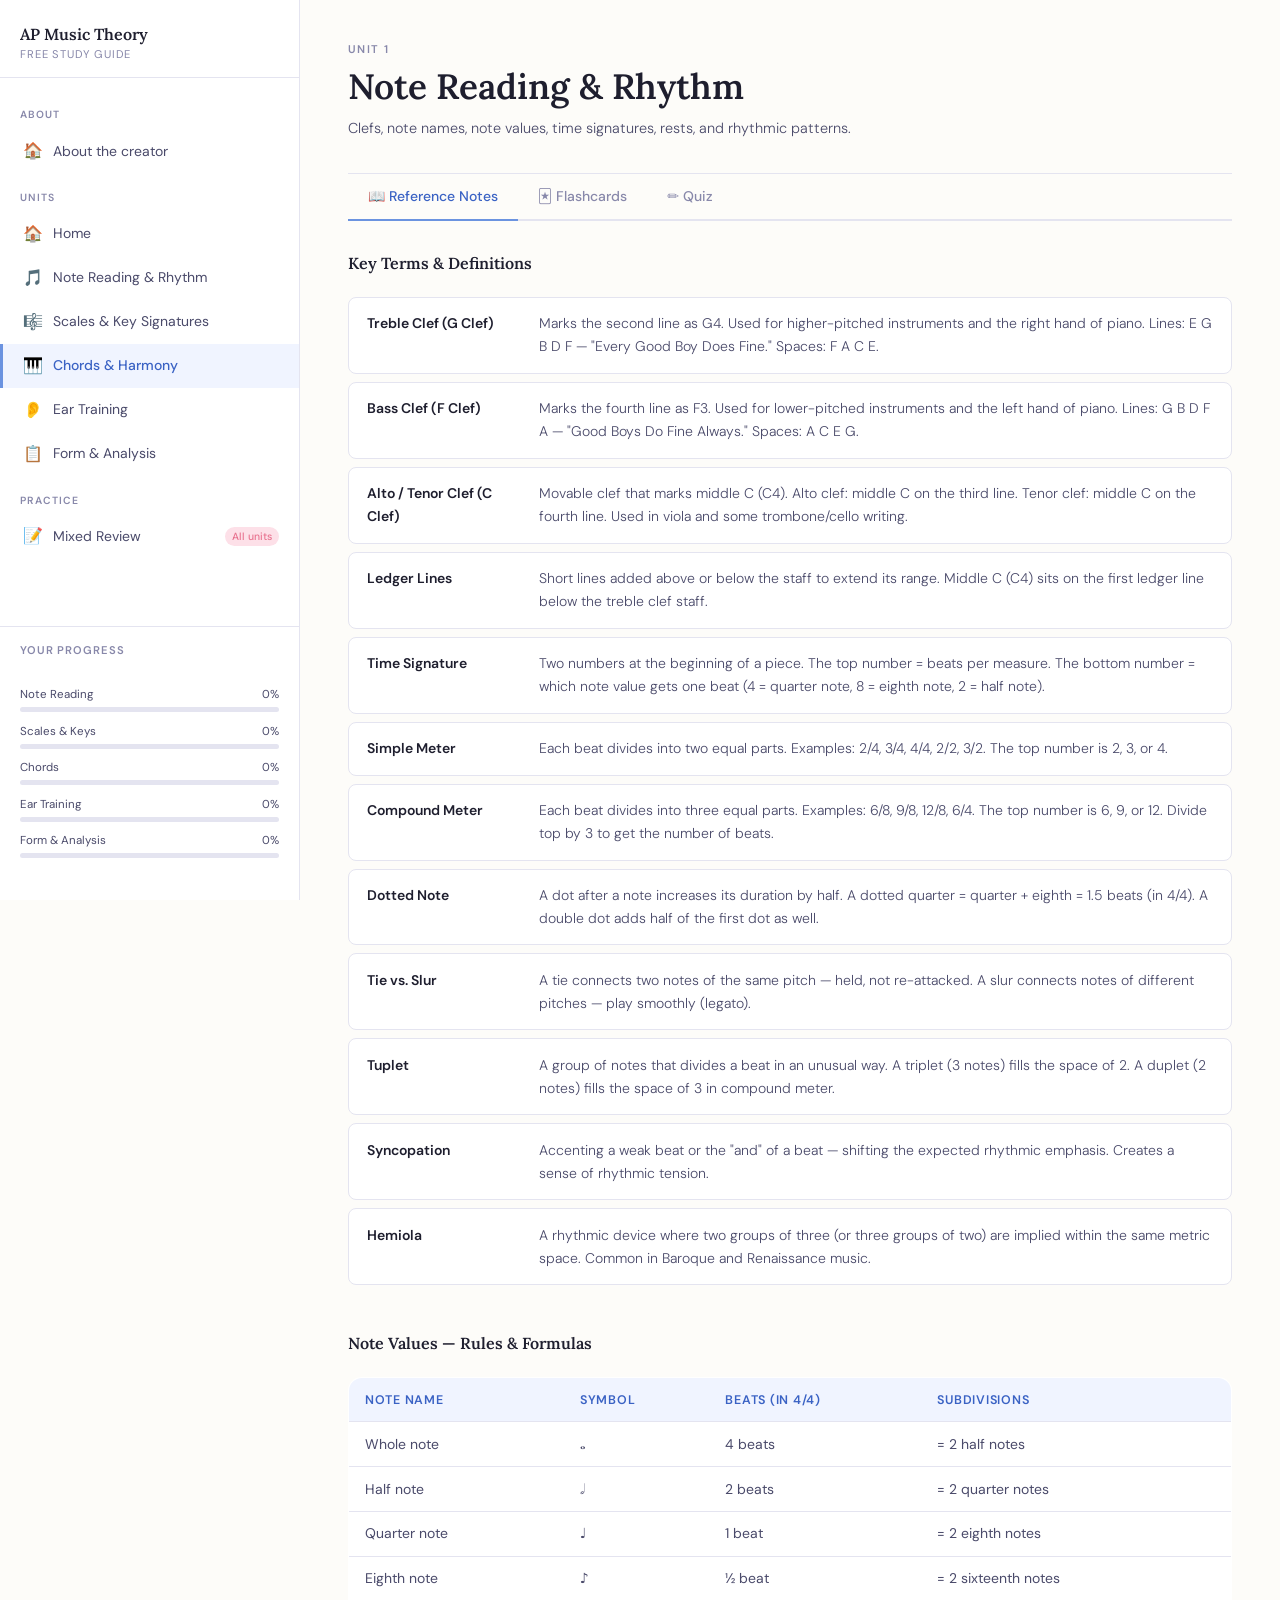
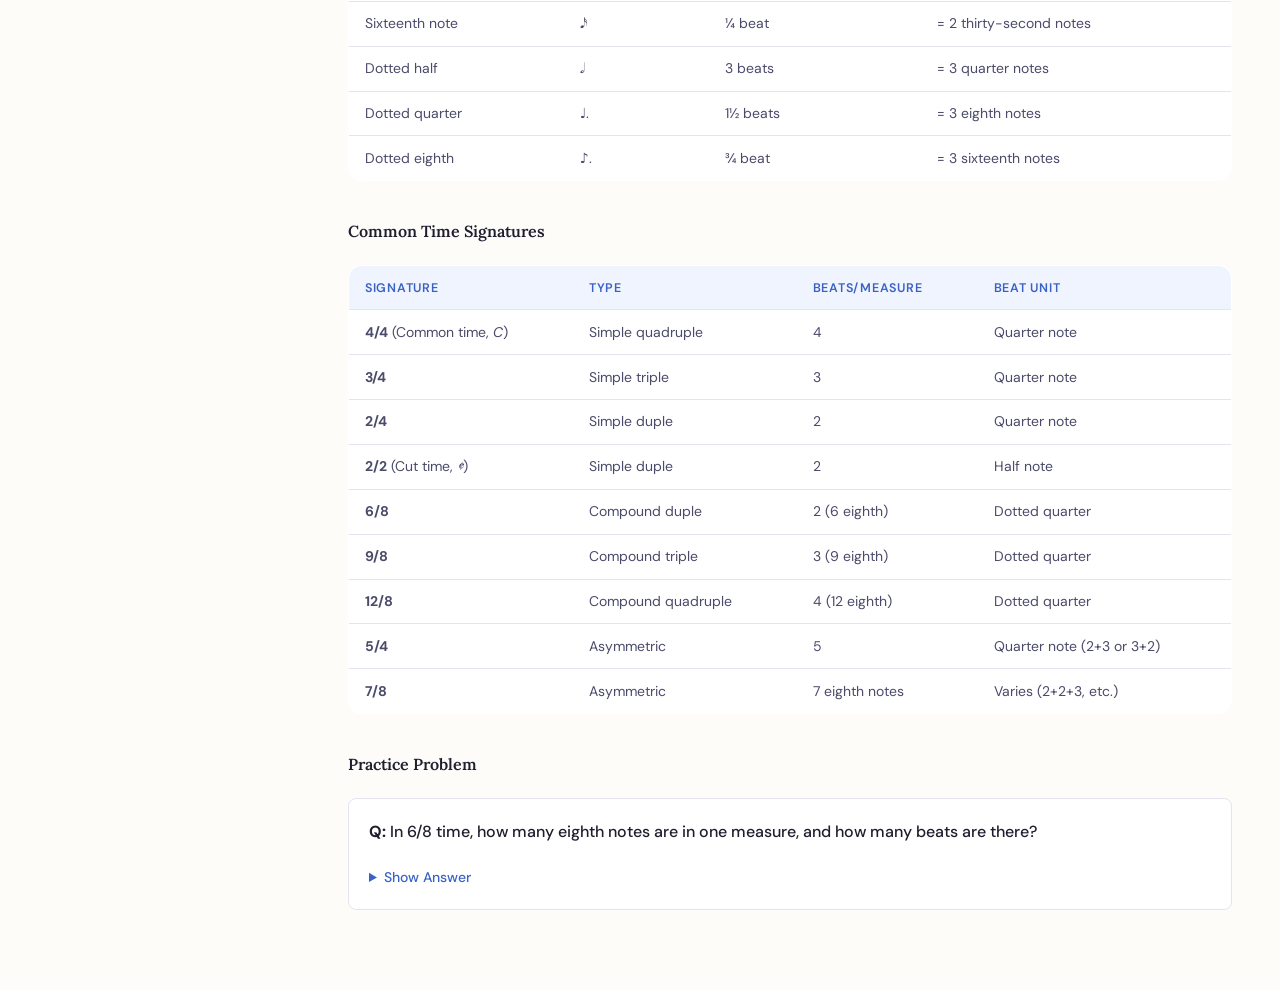
<file: unit3.html>
<!DOCTYPE html>
<html lang="en">
<head>
  <meta charset="UTF-8" />
  <meta name="viewport" content="width=device-width, initial-scale=1.0" />
  <title>Unit 1: Note Reading & Rhythm — AP Music Theory</title>
  <link rel="stylesheet" href="css/style.css" />
</head>
<body>

<div class="site-wrapper">

  <!-- Sidebar -->
  <aside class="sidebar" id="sidebar">
    <div class="sidebar-logo">
      <a href="index.html">AP Music Theory<span>Free Study Guide</span></a>
    </div>

    <div class="nav-section-label">About</div>
    <nav>
      <a href="index.html"><span class="nav-icon">🏠</span> About the creator</a>
    </nav>

    <div class="nav-section-label">Units</div>
    <nav>
      <a href="index.html"><span class="nav-icon">🏠</span> Home</a>
      <a href="unit1.html"><span class="nav-icon">🎵</span> Note Reading & Rhythm</a>
      <a href="unit2.html"><span class="nav-icon">🎼</span> Scales & Key Signatures</a>
      <a href="unit3.html"><span class="nav-icon">🎹</span> Chords & Harmony</a>
      <a href="unit4.html"><span class="nav-icon">👂</span> Ear Training</a>
      <a href="unit5.html"><span class="nav-icon">📋</span> Form & Analysis</a>
    </nav>

    <div class="nav-section-label">Practice</div>
    <nav>
      <a href="review.html"><span class="nav-icon">📝</span> Mixed Review <span class="nav-badge">All units</span></a>
    </nav>

    <div class="sidebar-progress">
      <h4>Your Progress</h4>
      <div id="sidebar-progress-items"></div>
    </div>
  </aside>

  <!-- Mobile overlay -->
  <div class="sidebar-overlay" id="sidebar-overlay"></div>

  <!-- Topbar (mobile) -->
  <div class="topbar">
    <span class="topbar-title">Unit 1</span>
    <button class="hamburger" id="hamburger" aria-label="Open menu">☰</button>
  </div>

  <!-- Main -->
  <main class="main-content">

    <div class="unit-header">
      <div class="unit-eyebrow">Unit 1</div>
      <h1>Note Reading & Rhythm</h1>
      <p>Clefs, note names, note values, time signatures, rests, and rhythmic patterns.</p>
    </div>

    <!-- Tab Nav -->
    <div class="tab-nav">
      <button class="tab-btn active" data-tab="notes">📖 Reference Notes</button>
      <button class="tab-btn" data-tab="flashcards">🃏 Flashcards</button>
      <button class="tab-btn" data-tab="quiz">✏️ Quiz</button>
    </div>

    <!-- ── TAB: NOTES ── -->
    <div class="tab-panel active" id="tab-notes">

      <section class="notes-section">
        <h3>Key Terms & Definitions</h3>
        <div class="definition-list">
          <div class="definition-item">
            <div class="definition-term">Treble Clef (G Clef)</div>
            <div class="definition-def">Marks the second line as G4. Used for higher-pitched instruments and the right hand of piano. Lines: E G B D F — "Every Good Boy Does Fine." Spaces: F A C E.</div>
          </div>
          <div class="definition-item">
            <div class="definition-term">Bass Clef (F Clef)</div>
            <div class="definition-def">Marks the fourth line as F3. Used for lower-pitched instruments and the left hand of piano. Lines: G B D F A — "Good Boys Do Fine Always." Spaces: A C E G.</div>
          </div>
          <div class="definition-item">
            <div class="definition-term">Alto / Tenor Clef (C Clef)</div>
            <div class="definition-def">Movable clef that marks middle C (C4). Alto clef: middle C on the third line. Tenor clef: middle C on the fourth line. Used in viola and some trombone/cello writing.</div>
          </div>
          <div class="definition-item">
            <div class="definition-term">Ledger Lines</div>
            <div class="definition-def">Short lines added above or below the staff to extend its range. Middle C (C4) sits on the first ledger line below the treble clef staff.</div>
          </div>
          <div class="definition-item">
            <div class="definition-term">Time Signature</div>
            <div class="definition-def">Two numbers at the beginning of a piece. The top number = beats per measure. The bottom number = which note value gets one beat (4 = quarter note, 8 = eighth note, 2 = half note).</div>
          </div>
          <div class="definition-item">
            <div class="definition-term">Simple Meter</div>
            <div class="definition-def">Each beat divides into two equal parts. Examples: 2/4, 3/4, 4/4, 2/2, 3/2. The top number is 2, 3, or 4.</div>
          </div>
          <div class="definition-item">
            <div class="definition-term">Compound Meter</div>
            <div class="definition-def">Each beat divides into three equal parts. Examples: 6/8, 9/8, 12/8, 6/4. The top number is 6, 9, or 12. Divide top by 3 to get the number of beats.</div>
          </div>
          <div class="definition-item">
            <div class="definition-term">Dotted Note</div>
            <div class="definition-def">A dot after a note increases its duration by half. A dotted quarter = quarter + eighth = 1.5 beats (in 4/4). A double dot adds half of the first dot as well.</div>
          </div>
          <div class="definition-item">
            <div class="definition-term">Tie vs. Slur</div>
            <div class="definition-def">A tie connects two notes of the same pitch — held, not re-attacked. A slur connects notes of different pitches — play smoothly (legato).</div>
          </div>
          <div class="definition-item">
            <div class="definition-term">Tuplet</div>
            <div class="definition-def">A group of notes that divides a beat in an unusual way. A triplet (3 notes) fills the space of 2. A duplet (2 notes) fills the space of 3 in compound meter.</div>
          </div>
          <div class="definition-item">
            <div class="definition-term">Syncopation</div>
            <div class="definition-def">Accenting a weak beat or the "and" of a beat — shifting the expected rhythmic emphasis. Creates a sense of rhythmic tension.</div>
          </div>
          <div class="definition-item">
            <div class="definition-term">Hemiola</div>
            <div class="definition-def">A rhythmic device where two groups of three (or three groups of two) are implied within the same metric space. Common in Baroque and Renaissance music.</div>
          </div>
        </div>
      </section>

      <section class="notes-section">
        <h3>Note Values — Rules & Formulas</h3>
        <table class="formula-table">
          <thead>
            <tr>
              <th>Note Name</th>
              <th>Symbol</th>
              <th>Beats (in 4/4)</th>
              <th>Subdivisions</th>
            </tr>
          </thead>
          <tbody>
            <tr><td>Whole note</td><td>𝅝</td><td>4 beats</td><td>= 2 half notes</td></tr>
            <tr><td>Half note</td><td>𝅗𝅥</td><td>2 beats</td><td>= 2 quarter notes</td></tr>
            <tr><td>Quarter note</td><td>♩</td><td>1 beat</td><td>= 2 eighth notes</td></tr>
            <tr><td>Eighth note</td><td>♪</td><td>½ beat</td><td>= 2 sixteenth notes</td></tr>
            <tr><td>Sixteenth note</td><td>𝅘𝅥𝅯</td><td>¼ beat</td><td>= 2 thirty-second notes</td></tr>
            <tr><td>Dotted half</td><td>𝅗𝅥.</td><td>3 beats</td><td>= 3 quarter notes</td></tr>
            <tr><td>Dotted quarter</td><td>♩.</td><td>1½ beats</td><td>= 3 eighth notes</td></tr>
            <tr><td>Dotted eighth</td><td>♪.</td><td>¾ beat</td><td>= 3 sixteenth notes</td></tr>
          </tbody>
        </table>
      </section>

      <section class="notes-section">
        <h3>Common Time Signatures</h3>
        <table class="formula-table">
          <thead>
            <tr>
              <th>Signature</th>
              <th>Type</th>
              <th>Beats/Measure</th>
              <th>Beat Unit</th>
            </tr>
          </thead>
          <tbody>
            <tr><td><strong>4/4</strong> (Common time, <em>C</em>)</td><td>Simple quadruple</td><td>4</td><td>Quarter note</td></tr>
            <tr><td><strong>3/4</strong></td><td>Simple triple</td><td>3</td><td>Quarter note</td></tr>
            <tr><td><strong>2/4</strong></td><td>Simple duple</td><td>2</td><td>Quarter note</td></tr>
            <tr><td><strong>2/2</strong> (Cut time, <em>𝄵</em>)</td><td>Simple duple</td><td>2</td><td>Half note</td></tr>
            <tr><td><strong>6/8</strong></td><td>Compound duple</td><td>2 (6 eighth)</td><td>Dotted quarter</td></tr>
            <tr><td><strong>9/8</strong></td><td>Compound triple</td><td>3 (9 eighth)</td><td>Dotted quarter</td></tr>
            <tr><td><strong>12/8</strong></td><td>Compound quadruple</td><td>4 (12 eighth)</td><td>Dotted quarter</td></tr>
            <tr><td><strong>5/4</strong></td><td>Asymmetric</td><td>5</td><td>Quarter note (2+3 or 3+2)</td></tr>
            <tr><td><strong>7/8</strong></td><td>Asymmetric</td><td>7 eighth notes</td><td>Varies (2+2+3, etc.)</td></tr>
          </tbody>
        </table>
      </section>

      <section class="notes-section">
        <h3>Practice Problem</h3>
        <div class="definition-item" style="display:block; padding: 1.25rem;">
          <p style="font-weight:500; color: var(--ink); margin-bottom:0.75rem;">
            <strong>Q:</strong> In 6/8 time, how many eighth notes are in one measure, and how many beats are there?
          </p>
          <details style="margin-top:0.5rem;">
            <summary style="cursor:pointer; font-size:0.875rem; color:var(--blue-600); font-weight:500;">Show Answer</summary>
            <p style="margin-top:0.75rem; font-size:0.875rem;">
              6/8 has <strong>6 eighth notes per measure</strong> but only <strong>2 beats</strong> (compound duple). Each beat = a dotted quarter note, which is divided into 3 eighth notes. Count as: "1-and-a, 2-and-a."
            </p>
          </details>
        </div>
      </section>

    </div>

    <!-- ── TAB: FLASHCARDS ── -->
    <div class="tab-panel" id="tab-flashcards">

      <div class="flashcard-area">
        <div class="flashcard-counter" id="flashcard-counter">1 / 10</div>

        <div class="flashcard-scene" id="flashcard-scene">
          <div class="flashcard-inner">
            <div class="flashcard-face flashcard-front">
              <h3 id="card-front-text">Loading…</h3>
              <span class="flashcard-hint">Tap to flip</span>
            </div>
            <div class="flashcard-face flashcard-back">
              <p id="card-back-text">Loading…</p>
            </div>
          </div>
        </div>

        <div class="flashcard-controls">
          <button class="btn btn-icon" id="fc-prev" title="Previous">←</button>
          <button class="btn btn-secondary" id="fc-shuffle">🔀 Shuffle</button>
          <button class="btn btn-icon" id="fc-next" title="Next">→</button>
        </div>
      </div>

    </div>

    <!-- ── TAB: QUIZ ── -->
    <div class="tab-panel" id="tab-quiz">

      <div class="quiz-area" id="quiz-area">
        <div class="quiz-progress-bar">
          <div class="quiz-progress-fill" id="quiz-progress-fill" style="width:0%"></div>
        </div>

        <div class="quiz-question-block">
          <div class="quiz-q-num" id="quiz-q-num"></div>
          <div class="quiz-question-text" id="quiz-question-text"></div>
          <div id="quiz-question-body"></div>
          <div class="quiz-feedback" id="quiz-feedback"></div>
        </div>

        <div style="text-align:right">
          <button class="btn btn-primary" id="quiz-next" style="display:none">Next →</button>
        </div>
      </div>

      <div class="quiz-result" id="quiz-result">
        <div class="quiz-score-big" id="quiz-score-big">0/10</div>
        <p id="quiz-score-msg"></p>
        <button class="btn btn-primary" id="quiz-retry">Try Again</button>
      </div>

    </div>

  </main>
</div>

<script src="js/nav.js"></script>
<script src="js/progress.js"></script>
<script src="js/flashcards.js"></script>
<script src="js/quiz.js"></script>
<script>
// ── Tab switching ──
document.querySelectorAll('.tab-btn').forEach(btn => {
  btn.addEventListener('click', () => {
    document.querySelectorAll('.tab-btn').forEach(b => b.classList.remove('active'));
    document.querySelectorAll('.tab-panel').forEach(p => p.classList.remove('active'));
    btn.classList.add('active');
    document.getElementById('tab-' + btn.dataset.tab).classList.add('active');
  });
});

// ── Flashcard data — replace/extend with your own content ──
const unit1Cards = [
  { front: "Treble Clef Lines (bottom to top)",     back: "E G B D F \n Every Good Boy Does Fine" },
  { front: "Treble Clef Spaces (bottom to top)",    back: "F A C E\n(spells FACE)" },
  { front: "Bass Clef Lines (bottom to top)",       back: "G B D F A \n Good Boys Do Fine Always"  },
  { front: "Bass Clef Spaces (bottom to top)",      back: "A C E G \n All Cows Eat Grass" },
  { front: "How many beats does a whole note get in 4/4?", back: "4 beats" },
  { front: "What is the top number of a time signature?",  back: "Number of beats per measure" },
  { front: "What is 6/8 time?",                    back: "Compound duple: 2 beats per measure, each divided into 3 eighth notes" },
  { front: "What is a dotted quarter note worth?", back: "1½ beats (in 4/4) — equal to a quarter + an eighth note" },
  { front: "Difference: Tie vs. Slur",             back: "Tie = same pitch, held. Slur = different pitches, played legato." },
  { front: "What is syncopation?",                 back: "Accenting a weak beat or off-beat — shifting rhythmic emphasis" },
  { front: "What is a triplet?",                   back: "3 notes played in the time of 2 — e.g. 3 eighth notes in one quarter note beat" },
  { front: "What is hemiola?",                     back: "A rhythmic device grouping 2s as 3s or 3s as 2s within the same space" },
];

initFlashcards(unit1Cards);

// ── Quiz data — replace/extend with your own content ──
const unit1Quiz = [
  {
    type: 'mc',
    q: 'Which clef marks the second line of the staff as G4?',
    options: ['Bass Clef', 'Treble Clef', 'Alto Clef', 'Tenor Clef'],
    answer: 'Treble Clef'
  },
  {
    type: 'mc',
    q: 'In 4/4 time, how many quarter notes fill one measure?',
    options: ['2', '3', '4', '6'],
    answer: '4'
  },
  {
    type: 'tf',
    q: 'True or False: 6/8 time has 6 beats per measure.',
    answer: 'False'
  },
  {
    type: 'mc',
    q: 'What is the mnemonic for the treble clef LINES (bottom to top)?',
    options: [
      'All Cows Eat Grass',
      'Good Boys Do Fine Always',
      'Every Good Boy Does Fine',
      'FACE'
    ],
    answer: 'Every Good Boy Does Fine'
  },
  {
    type: 'typein',
    q: 'A dotted half note is worth how many beats in 4/4 time? (type a number)',
    answer: '3',
    hint: 'Type a number…'
  },
  {
    type: 'mc',
    q: 'Which of the following is an example of compound meter?',
    options: ['3/4', '4/4', '6/8', '2/2'],
    answer: '6/8'
  },
  {
    type: 'tf',
    q: 'True or False: A tie connects two notes of different pitches that should be played smoothly.',
    answer: 'False'
  },
  {
    type: 'mc',
    q: 'In cut time (2/2), what note value gets ONE beat?',
    options: ['Eighth note', 'Quarter note', 'Half note', 'Whole note'],
    answer: 'Half note'
  },
  {
    type: 'typein',
    q: 'What word describes accenting a weak beat or the "and" of a beat?',
    answer: 'syncopation',
    hint: 'Type the term…'
  },
  {
    type: 'mc',
    q: 'Hemiola is best described as:',
    options: [
      'Playing three notes in the space of two',
      'A rhythmic device implying a different grouping than the meter suggests',
      'The same as a triplet',
      'Accenting the downbeat'
    ],
    answer: 'A rhythmic device implying a different grouping than the meter suggests'
  },
];

initQuiz(unit1Quiz, 'unit1');
</script>

</body>
</html>
</file>
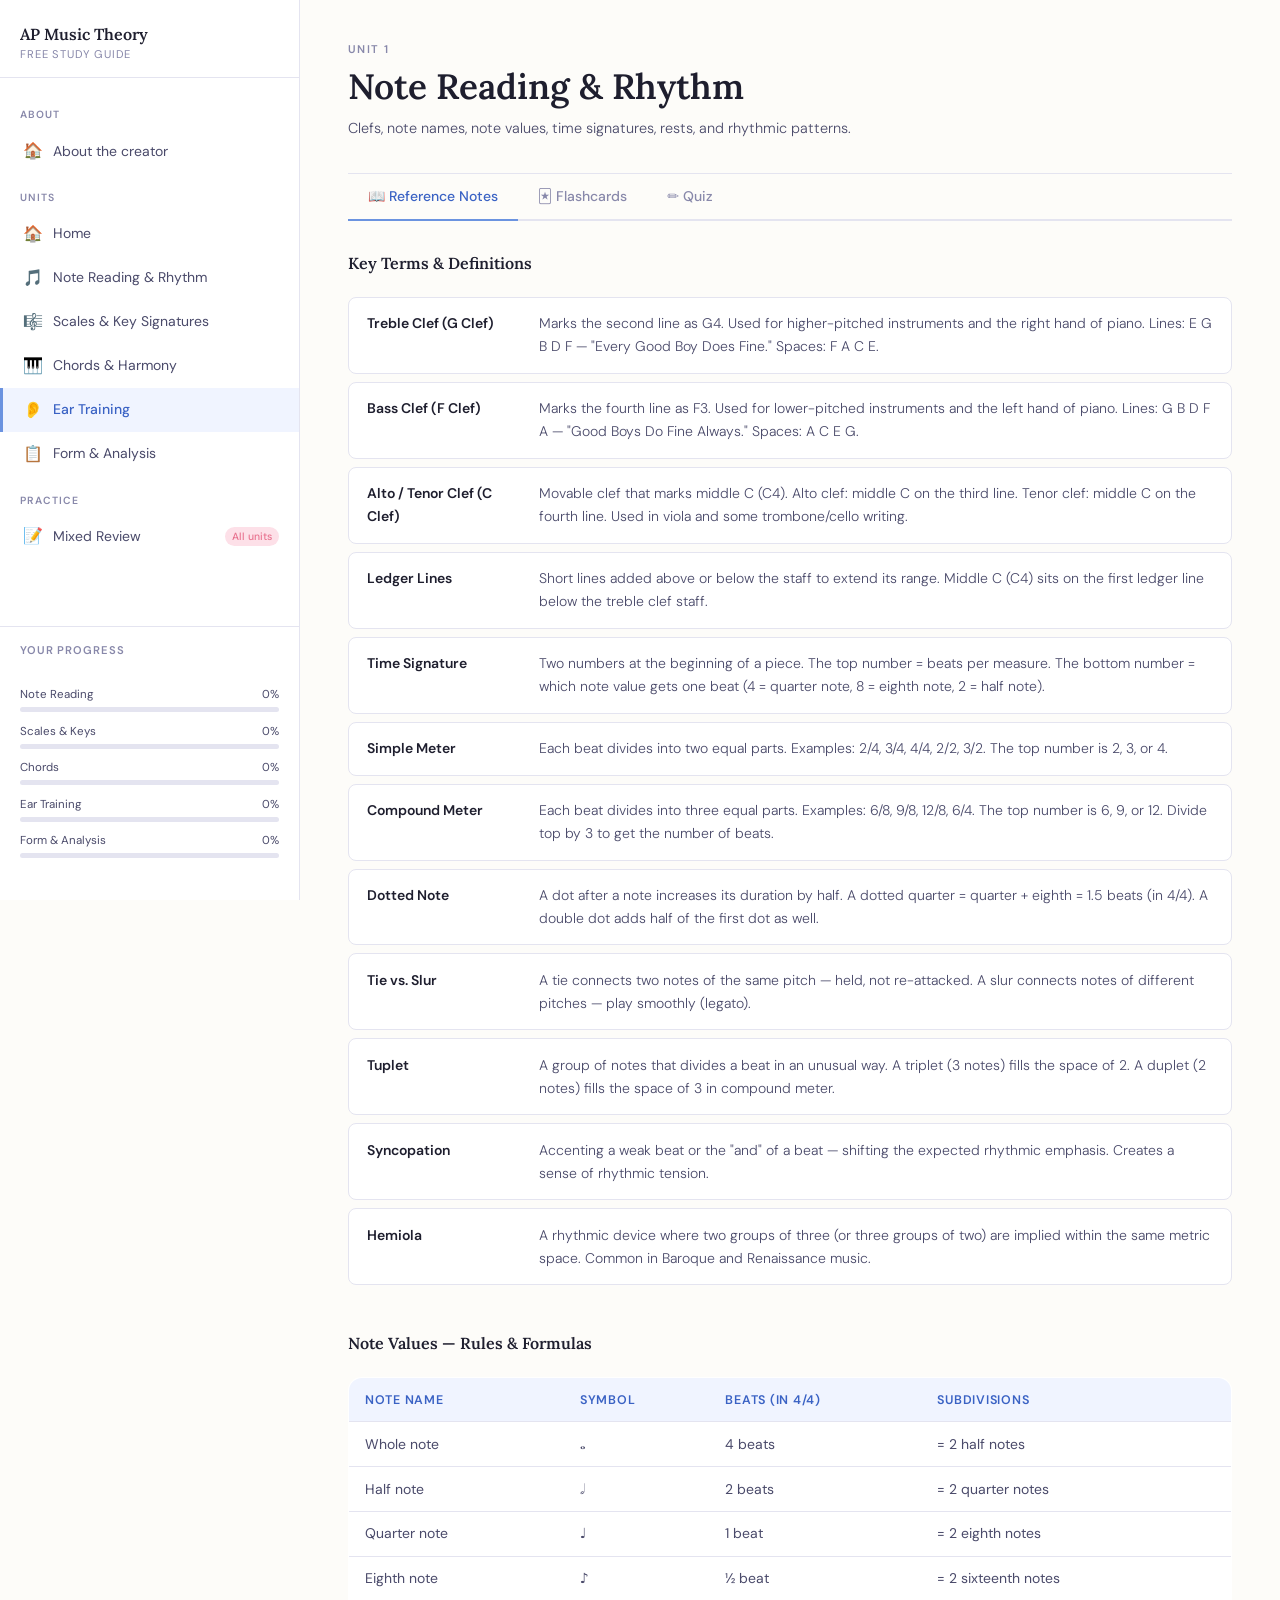
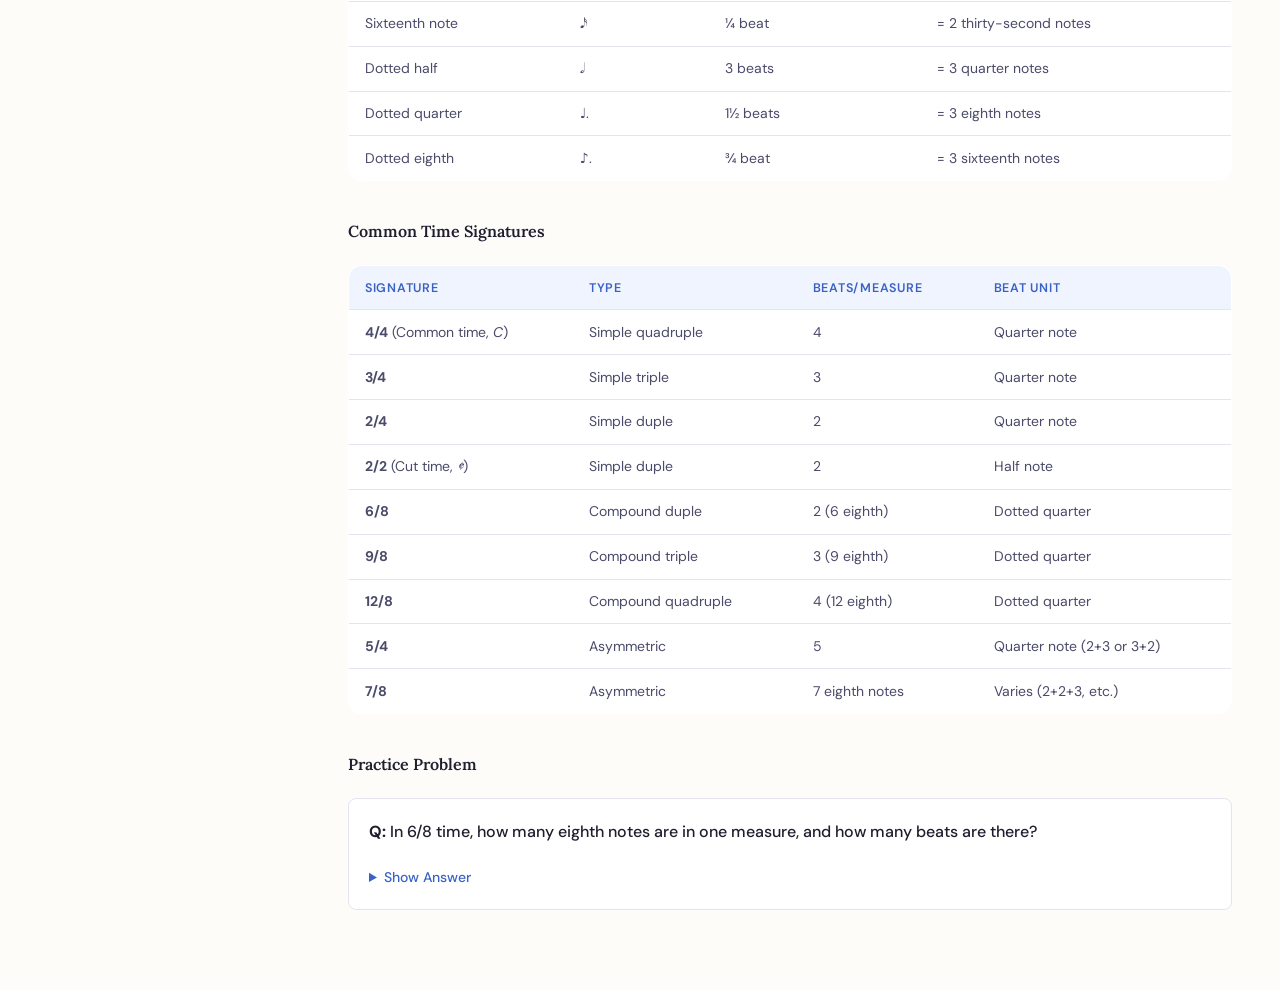
<file: unit4.html>
<!DOCTYPE html>
<html lang="en">
<head>
  <meta charset="UTF-8" />
  <meta name="viewport" content="width=device-width, initial-scale=1.0" />
  <title>Unit 1: Note Reading & Rhythm — AP Music Theory</title>
  <link rel="stylesheet" href="css/style.css" />
</head>
<body>

<div class="site-wrapper">

  <!-- Sidebar -->
  <aside class="sidebar" id="sidebar">
    <div class="sidebar-logo">
      <a href="index.html">AP Music Theory<span>Free Study Guide</span></a>
    </div>

    <div class="nav-section-label">About</div>
    <nav>
      <a href="index.html"><span class="nav-icon">🏠</span> About the creator</a>
    </nav>
    
    <div class="nav-section-label">Units</div>
    <nav>
      <a href="index.html"><span class="nav-icon">🏠</span> Home</a>
      <a href="unit1.html"><span class="nav-icon">🎵</span> Note Reading & Rhythm</a>
      <a href="unit2.html"><span class="nav-icon">🎼</span> Scales & Key Signatures</a>
      <a href="unit3.html"><span class="nav-icon">🎹</span> Chords & Harmony</a>
      <a href="unit4.html"><span class="nav-icon">👂</span> Ear Training</a>
      <a href="unit5.html"><span class="nav-icon">📋</span> Form & Analysis</a>
    </nav>

    <div class="nav-section-label">Practice</div>
    <nav>
      <a href="review.html"><span class="nav-icon">📝</span> Mixed Review <span class="nav-badge">All units</span></a>
    </nav>

    <div class="sidebar-progress">
      <h4>Your Progress</h4>
      <div id="sidebar-progress-items"></div>
    </div>
  </aside>

  <!-- Mobile overlay -->
  <div class="sidebar-overlay" id="sidebar-overlay"></div>

  <!-- Topbar (mobile) -->
  <div class="topbar">
    <span class="topbar-title">Unit 1</span>
    <button class="hamburger" id="hamburger" aria-label="Open menu">☰</button>
  </div>

  <!-- Main -->
  <main class="main-content">

    <div class="unit-header">
      <div class="unit-eyebrow">Unit 1</div>
      <h1>Note Reading & Rhythm</h1>
      <p>Clefs, note names, note values, time signatures, rests, and rhythmic patterns.</p>
    </div>

    <!-- Tab Nav -->
    <div class="tab-nav">
      <button class="tab-btn active" data-tab="notes">📖 Reference Notes</button>
      <button class="tab-btn" data-tab="flashcards">🃏 Flashcards</button>
      <button class="tab-btn" data-tab="quiz">✏️ Quiz</button>
    </div>

    <!-- ── TAB: NOTES ── -->
    <div class="tab-panel active" id="tab-notes">

      <section class="notes-section">
        <h3>Key Terms & Definitions</h3>
        <div class="definition-list">
          <div class="definition-item">
            <div class="definition-term">Treble Clef (G Clef)</div>
            <div class="definition-def">Marks the second line as G4. Used for higher-pitched instruments and the right hand of piano. Lines: E G B D F — "Every Good Boy Does Fine." Spaces: F A C E.</div>
          </div>
          <div class="definition-item">
            <div class="definition-term">Bass Clef (F Clef)</div>
            <div class="definition-def">Marks the fourth line as F3. Used for lower-pitched instruments and the left hand of piano. Lines: G B D F A — "Good Boys Do Fine Always." Spaces: A C E G.</div>
          </div>
          <div class="definition-item">
            <div class="definition-term">Alto / Tenor Clef (C Clef)</div>
            <div class="definition-def">Movable clef that marks middle C (C4). Alto clef: middle C on the third line. Tenor clef: middle C on the fourth line. Used in viola and some trombone/cello writing.</div>
          </div>
          <div class="definition-item">
            <div class="definition-term">Ledger Lines</div>
            <div class="definition-def">Short lines added above or below the staff to extend its range. Middle C (C4) sits on the first ledger line below the treble clef staff.</div>
          </div>
          <div class="definition-item">
            <div class="definition-term">Time Signature</div>
            <div class="definition-def">Two numbers at the beginning of a piece. The top number = beats per measure. The bottom number = which note value gets one beat (4 = quarter note, 8 = eighth note, 2 = half note).</div>
          </div>
          <div class="definition-item">
            <div class="definition-term">Simple Meter</div>
            <div class="definition-def">Each beat divides into two equal parts. Examples: 2/4, 3/4, 4/4, 2/2, 3/2. The top number is 2, 3, or 4.</div>
          </div>
          <div class="definition-item">
            <div class="definition-term">Compound Meter</div>
            <div class="definition-def">Each beat divides into three equal parts. Examples: 6/8, 9/8, 12/8, 6/4. The top number is 6, 9, or 12. Divide top by 3 to get the number of beats.</div>
          </div>
          <div class="definition-item">
            <div class="definition-term">Dotted Note</div>
            <div class="definition-def">A dot after a note increases its duration by half. A dotted quarter = quarter + eighth = 1.5 beats (in 4/4). A double dot adds half of the first dot as well.</div>
          </div>
          <div class="definition-item">
            <div class="definition-term">Tie vs. Slur</div>
            <div class="definition-def">A tie connects two notes of the same pitch — held, not re-attacked. A slur connects notes of different pitches — play smoothly (legato).</div>
          </div>
          <div class="definition-item">
            <div class="definition-term">Tuplet</div>
            <div class="definition-def">A group of notes that divides a beat in an unusual way. A triplet (3 notes) fills the space of 2. A duplet (2 notes) fills the space of 3 in compound meter.</div>
          </div>
          <div class="definition-item">
            <div class="definition-term">Syncopation</div>
            <div class="definition-def">Accenting a weak beat or the "and" of a beat — shifting the expected rhythmic emphasis. Creates a sense of rhythmic tension.</div>
          </div>
          <div class="definition-item">
            <div class="definition-term">Hemiola</div>
            <div class="definition-def">A rhythmic device where two groups of three (or three groups of two) are implied within the same metric space. Common in Baroque and Renaissance music.</div>
          </div>
        </div>
      </section>

      <section class="notes-section">
        <h3>Note Values — Rules & Formulas</h3>
        <table class="formula-table">
          <thead>
            <tr>
              <th>Note Name</th>
              <th>Symbol</th>
              <th>Beats (in 4/4)</th>
              <th>Subdivisions</th>
            </tr>
          </thead>
          <tbody>
            <tr><td>Whole note</td><td>𝅝</td><td>4 beats</td><td>= 2 half notes</td></tr>
            <tr><td>Half note</td><td>𝅗𝅥</td><td>2 beats</td><td>= 2 quarter notes</td></tr>
            <tr><td>Quarter note</td><td>♩</td><td>1 beat</td><td>= 2 eighth notes</td></tr>
            <tr><td>Eighth note</td><td>♪</td><td>½ beat</td><td>= 2 sixteenth notes</td></tr>
            <tr><td>Sixteenth note</td><td>𝅘𝅥𝅯</td><td>¼ beat</td><td>= 2 thirty-second notes</td></tr>
            <tr><td>Dotted half</td><td>𝅗𝅥.</td><td>3 beats</td><td>= 3 quarter notes</td></tr>
            <tr><td>Dotted quarter</td><td>♩.</td><td>1½ beats</td><td>= 3 eighth notes</td></tr>
            <tr><td>Dotted eighth</td><td>♪.</td><td>¾ beat</td><td>= 3 sixteenth notes</td></tr>
          </tbody>
        </table>
      </section>

      <section class="notes-section">
        <h3>Common Time Signatures</h3>
        <table class="formula-table">
          <thead>
            <tr>
              <th>Signature</th>
              <th>Type</th>
              <th>Beats/Measure</th>
              <th>Beat Unit</th>
            </tr>
          </thead>
          <tbody>
            <tr><td><strong>4/4</strong> (Common time, <em>C</em>)</td><td>Simple quadruple</td><td>4</td><td>Quarter note</td></tr>
            <tr><td><strong>3/4</strong></td><td>Simple triple</td><td>3</td><td>Quarter note</td></tr>
            <tr><td><strong>2/4</strong></td><td>Simple duple</td><td>2</td><td>Quarter note</td></tr>
            <tr><td><strong>2/2</strong> (Cut time, <em>𝄵</em>)</td><td>Simple duple</td><td>2</td><td>Half note</td></tr>
            <tr><td><strong>6/8</strong></td><td>Compound duple</td><td>2 (6 eighth)</td><td>Dotted quarter</td></tr>
            <tr><td><strong>9/8</strong></td><td>Compound triple</td><td>3 (9 eighth)</td><td>Dotted quarter</td></tr>
            <tr><td><strong>12/8</strong></td><td>Compound quadruple</td><td>4 (12 eighth)</td><td>Dotted quarter</td></tr>
            <tr><td><strong>5/4</strong></td><td>Asymmetric</td><td>5</td><td>Quarter note (2+3 or 3+2)</td></tr>
            <tr><td><strong>7/8</strong></td><td>Asymmetric</td><td>7 eighth notes</td><td>Varies (2+2+3, etc.)</td></tr>
          </tbody>
        </table>
      </section>

      <section class="notes-section">
        <h3>Practice Problem</h3>
        <div class="definition-item" style="display:block; padding: 1.25rem;">
          <p style="font-weight:500; color: var(--ink); margin-bottom:0.75rem;">
            <strong>Q:</strong> In 6/8 time, how many eighth notes are in one measure, and how many beats are there?
          </p>
          <details style="margin-top:0.5rem;">
            <summary style="cursor:pointer; font-size:0.875rem; color:var(--blue-600); font-weight:500;">Show Answer</summary>
            <p style="margin-top:0.75rem; font-size:0.875rem;">
              6/8 has <strong>6 eighth notes per measure</strong> but only <strong>2 beats</strong> (compound duple). Each beat = a dotted quarter note, which is divided into 3 eighth notes. Count as: "1-and-a, 2-and-a."
            </p>
          </details>
        </div>
      </section>

    </div>

    <!-- ── TAB: FLASHCARDS ── -->
    <div class="tab-panel" id="tab-flashcards">

      <div class="flashcard-area">
        <div class="flashcard-counter" id="flashcard-counter">1 / 10</div>

        <div class="flashcard-scene" id="flashcard-scene">
          <div class="flashcard-inner">
            <div class="flashcard-face flashcard-front">
              <h3 id="card-front-text">Loading…</h3>
              <span class="flashcard-hint">Tap to flip</span>
            </div>
            <div class="flashcard-face flashcard-back">
              <p id="card-back-text">Loading…</p>
            </div>
          </div>
        </div>

        <div class="flashcard-controls">
          <button class="btn btn-icon" id="fc-prev" title="Previous">←</button>
          <button class="btn btn-secondary" id="fc-shuffle">🔀 Shuffle</button>
          <button class="btn btn-icon" id="fc-next" title="Next">→</button>
        </div>
      </div>

    </div>

    <!-- ── TAB: QUIZ ── -->
    <div class="tab-panel" id="tab-quiz">

      <div class="quiz-area" id="quiz-area">
        <div class="quiz-progress-bar">
          <div class="quiz-progress-fill" id="quiz-progress-fill" style="width:0%"></div>
        </div>

        <div class="quiz-question-block">
          <div class="quiz-q-num" id="quiz-q-num"></div>
          <div class="quiz-question-text" id="quiz-question-text"></div>
          <div id="quiz-question-body"></div>
          <div class="quiz-feedback" id="quiz-feedback"></div>
        </div>

        <div style="text-align:right">
          <button class="btn btn-primary" id="quiz-next" style="display:none">Next →</button>
        </div>
      </div>

      <div class="quiz-result" id="quiz-result">
        <div class="quiz-score-big" id="quiz-score-big">0/10</div>
        <p id="quiz-score-msg"></p>
        <button class="btn btn-primary" id="quiz-retry">Try Again</button>
      </div>

    </div>

  </main>
</div>

<script src="js/nav.js"></script>
<script src="js/progress.js"></script>
<script src="js/flashcards.js"></script>
<script src="js/quiz.js"></script>
<script>
// ── Tab switching ──
document.querySelectorAll('.tab-btn').forEach(btn => {
  btn.addEventListener('click', () => {
    document.querySelectorAll('.tab-btn').forEach(b => b.classList.remove('active'));
    document.querySelectorAll('.tab-panel').forEach(p => p.classList.remove('active'));
    btn.classList.add('active');
    document.getElementById('tab-' + btn.dataset.tab).classList.add('active');
  });
});

// ── Flashcard data — replace/extend with your own content ──
const unit1Cards = [
  { front: "Treble Clef Lines (bottom to top)",     back: "E G B D F \n Every Good Boy Does Fine" },
  { front: "Treble Clef Spaces (bottom to top)",    back: "F A C E\n(spells FACE)" },
  { front: "Bass Clef Lines (bottom to top)",       back: "G B D F A \n Good Boys Do Fine Always"  },
  { front: "Bass Clef Spaces (bottom to top)",      back: "A C E G \n All Cows Eat Grass" },
  { front: "How many beats does a whole note get in 4/4?", back: "4 beats" },
  { front: "What is the top number of a time signature?",  back: "Number of beats per measure" },
  { front: "What is 6/8 time?",                    back: "Compound duple: 2 beats per measure, each divided into 3 eighth notes" },
  { front: "What is a dotted quarter note worth?", back: "1½ beats (in 4/4) — equal to a quarter + an eighth note" },
  { front: "Difference: Tie vs. Slur",             back: "Tie = same pitch, held. Slur = different pitches, played legato." },
  { front: "What is syncopation?",                 back: "Accenting a weak beat or off-beat — shifting rhythmic emphasis" },
  { front: "What is a triplet?",                   back: "3 notes played in the time of 2 — e.g. 3 eighth notes in one quarter note beat" },
  { front: "What is hemiola?",                     back: "A rhythmic device grouping 2s as 3s or 3s as 2s within the same space" },
];

initFlashcards(unit1Cards);

// ── Quiz data — replace/extend with your own content ──
const unit1Quiz = [
  {
    type: 'mc',
    q: 'Which clef marks the second line of the staff as G4?',
    options: ['Bass Clef', 'Treble Clef', 'Alto Clef', 'Tenor Clef'],
    answer: 'Treble Clef'
  },
  {
    type: 'mc',
    q: 'In 4/4 time, how many quarter notes fill one measure?',
    options: ['2', '3', '4', '6'],
    answer: '4'
  },
  {
    type: 'tf',
    q: 'True or False: 6/8 time has 6 beats per measure.',
    answer: 'False'
  },
  {
    type: 'mc',
    q: 'What is the mnemonic for the treble clef LINES (bottom to top)?',
    options: [
      'All Cows Eat Grass',
      'Good Boys Do Fine Always',
      'Every Good Boy Does Fine',
      'FACE'
    ],
    answer: 'Every Good Boy Does Fine'
  },
  {
    type: 'typein',
    q: 'A dotted half note is worth how many beats in 4/4 time? (type a number)',
    answer: '3',
    hint: 'Type a number…'
  },
  {
    type: 'mc',
    q: 'Which of the following is an example of compound meter?',
    options: ['3/4', '4/4', '6/8', '2/2'],
    answer: '6/8'
  },
  {
    type: 'tf',
    q: 'True or False: A tie connects two notes of different pitches that should be played smoothly.',
    answer: 'False'
  },
  {
    type: 'mc',
    q: 'In cut time (2/2), what note value gets ONE beat?',
    options: ['Eighth note', 'Quarter note', 'Half note', 'Whole note'],
    answer: 'Half note'
  },
  {
    type: 'typein',
    q: 'What word describes accenting a weak beat or the "and" of a beat?',
    answer: 'syncopation',
    hint: 'Type the term…'
  },
  {
    type: 'mc',
    q: 'Hemiola is best described as:',
    options: [
      'Playing three notes in the space of two',
      'A rhythmic device implying a different grouping than the meter suggests',
      'The same as a triplet',
      'Accenting the downbeat'
    ],
    answer: 'A rhythmic device implying a different grouping than the meter suggests'
  },
];

initQuiz(unit1Quiz, 'unit1');
</script>

</body>
</html>
</file>
<file: css/style.css>
/* =============================================
   AP Music Theory — style.css
   Soft academic palette, clean & approachable
   ============================================= */

@import url('https://fonts.googleapis.com/css2?family=Lora:ital,wght@0,400;0,600;1,400&family=DM+Sans:wght@300;400;500;600&display=swap');

/* ── CSS Variables ── */
:root {
  --blue-50:  #f0f4ff;
  --blue-100: #dce6fb;
  --blue-200: #b8ccf7;
  --blue-400: #6b93e0;
  --blue-600: #3a62c4;

  --pink-50:  #fff0f4;
  --pink-100: #fde0e8;
  --pink-200: #f9b8cb;
  --pink-400: #e8728f;

  --cream:    #fdfcf9;
  --ink:      #1e1e2e;
  --ink-soft: #4a4a6a;
  --ink-muted:#8888aa;
  --border:   #e4e4f0;
  --white:    #ffffff;

  --font-display: 'Lora', Georgia, serif;
  --font-body:    'DM Sans', system-ui, sans-serif;

  --radius-sm: 8px;
  --radius-md: 14px;
  --radius-lg: 22px;

  --shadow-sm: 0 1px 4px rgba(60,60,120,0.07);
  --shadow-md: 0 4px 18px rgba(60,60,120,0.10);
  --shadow-lg: 0 8px 36px rgba(60,60,120,0.13);

  --nav-width: 300px;
  --transition: 0.2s ease;
}

/* ── Reset ── */
*, *::before, *::after { box-sizing: border-box; margin: 0; padding: 0; }
html { font-size: 16px; scroll-behavior: smooth; }
body {
  font-family: var(--font-body);
  background: var(--cream);
  color: var(--ink);
  line-height: 1.65;
  min-height: 100vh;
}
img { max-width: 100%; display: block; }
a { color: var(--blue-600); text-decoration: none; }
a:hover { text-decoration: underline; }

/* ── Typography ── */
h1, h2, h3, h4 {
  font-family: var(--font-display);
  line-height: 1.25;
  color: var(--ink);
}
h1 { font-size: clamp(2rem, 5vw, 3rem); font-weight: 600; }
h2 { font-size: clamp(1.4rem, 2vw, 1.75rem); font-weight: 600; padding-bottom: 1rem;}
h3 { font-size: 1.2rem; font-weight: 600; padding-bottom: 1rem;}
h4 { font-size: 1rem; font-weight: 600; font-family: var(--font-body); padding-bottom: 1rem;}
p  { color: var(--ink-soft); 
  font-weight: 300; 
padding-bottom: 0.5rem;}

b {
  /* Make bold text more bold */
  font-weight: 800; 
}

/* ── Layout: Sidebar + Content ── */
.site-wrapper {
  display: flex;
  min-height: 100vh;
}

/* ── Sidebar Nav ── */
.sidebar {
  width: var(--nav-width);
  background: var(--white);
  border-right: 1px solid var(--border);
  display: flex;
  flex-direction: column;
  position: fixed;
  top: 0; left: 0; bottom: 0;
  overflow-y: auto;
  z-index: 100;
  padding: 0 0 2rem;
  transition: transform var(--transition);
}
.sidebar-logo {
  padding: 1.5rem 1.25rem 1rem;
  border-bottom: 1px solid var(--border);
  margin-bottom: 0.75rem;
}
.sidebar-logo a {
  font-family: var(--font-display);
  font-size: 1rem;
  font-weight: 600;
  color: var(--ink);
  line-height: 1.3;
  display: block;
}
.sidebar-logo span {
  display: block;
  font-family: var(--font-body);
  font-size: 0.7rem;
  font-weight: 400;
  color: var(--ink-muted);
  letter-spacing: 0.08em;
  text-transform: uppercase;
  margin-top: 2px;
}
.nav-section-label {
  font-size: 0.65rem;
  font-weight: 600;
  text-transform: uppercase;
  letter-spacing: 0.1em;
  color: var(--ink-muted);
  padding: 1rem 1.25rem 0.35rem;
}
.sidebar nav a {
  display: flex;
  align-items: center;
  gap: 0.6rem;
  padding: 0.55rem 1.25rem;
  font-size: 0.875rem;
  font-weight: 400;
  color: var(--ink-soft);
  border-radius: 0;
  transition: background var(--transition), color var(--transition);
  border-left: 3px solid transparent;
}
.sidebar nav a:hover {
  background: var(--blue-50);
  color: var(--blue-600);
  text-decoration: none;
}
.sidebar nav a.active {
  background: var(--blue-50);
  color: var(--blue-600);
  font-weight: 500;
  border-left-color: var(--blue-400);
}
.sidebar nav a .nav-icon { font-size: 1rem; flex-shrink: 0; }
.sidebar nav a .nav-badge {
  margin-left: auto;
  font-size: 0.65rem;
  background: var(--pink-100);
  color: var(--pink-400);
  padding: 1px 7px;
  border-radius: 99px;
  font-weight: 500;
}

/* Progress in sidebar */
.sidebar-progress {
  padding: 1rem 1.25rem 0;
  margin-top: auto;
  border-top: 1px solid var(--border);
}
.sidebar-progress h4 {
  font-size: 0.7rem;
  text-transform: uppercase;
  letter-spacing: 0.08em;
  color: var(--ink-muted);
  margin-bottom: 0.75rem;
}
.progress-item {
  margin-bottom: 0.6rem;
}
.progress-item-label {
  display: flex;
  justify-content: space-between;
  font-size: 0.72rem;
  color: var(--ink-soft);
  margin-bottom: 3px;
}
.progress-bar-track {
  height: 5px;
  background: var(--border);
  border-radius: 99px;
  overflow: hidden;
}
.progress-bar-fill {
  height: 100%;
  background: linear-gradient(90deg, var(--blue-400), var(--pink-400));
  border-radius: 99px;
  transition: width 0.6s ease;
}

/* ── Main Content Area ── */
.main-content {
  margin-left: var(--nav-width);
  flex: 1;
  padding: 2.5rem 3rem;
}
/* ── Unit Content Nav Tab ── */
.content-nav-tab{
          padding: 0.35rem 0.9rem;
          border-radius: 99px;
          font-size: 0.78rem;
          font-weight: 500;
          background: var(--blue-50);
          color: var(--blue-600);
          border: 1px solid var(--blue-100);
          text-decoration: none;
          transition: background 0.2s;
        }

/* ── Top bar (mobile) ── */
.topbar {
  display: none;
  align-items: center;
  justify-content: space-between;
  padding: 1rem 1.25rem;
  background: var(--white);
  border-bottom: 1px solid var(--border);
  position: sticky;
  top: 0;
  z-index: 90;
}
.topbar-title {
  font-family: var(--font-display);
  font-size: 1rem;
  font-weight: 600;
}
.hamburger {
  background: none;
  border: none;
  cursor: pointer;
  font-size: 1.4rem;
  color: var(--ink);
  padding: 4px;
}
.sidebar-overlay {
  display: none;
  position: fixed;
  inset: 0;
  background: rgba(0,0,0,0.25);
  z-index: 99;
}
.sidebar-overlay.visible { display: block; }

/* ── Hero (homepage) ── */
.hero {
  padding: 3rem 0 2.5rem;
  border-bottom: 1px solid var(--border);
  margin-bottom: 3rem;
}
.hero-eyebrow {
  font-size: 0.75rem;
  font-weight: 600;
  text-transform: uppercase;
  letter-spacing: 0.12em;
  color: var(--blue-400);
  margin-bottom: 0.75rem;
}
.hero h1 { margin-bottom: 1rem; }
.hero h1 em {
  font-style: italic;
  color: var(--blue-600);
}
.hero-sub {
  font-size: 1.1rem;
  color: var(--ink-soft);
  /* max-width: 540px; */
  margin-bottom: 2rem;
  font-weight: 300;
}
.hero-tags {
  display: flex;
  flex-wrap: wrap;
  gap: 0.5rem;
}
.tag {
  display: inline-flex;
  align-items: center;
  gap: 0.3rem;
  padding: 0.3rem 0.85rem;
  border-radius: 99px;
  font-size: 0.78rem;
  font-weight: 500;
  background: var(--blue-50);
  color: var(--blue-600);
  border: 1px solid var(--blue-100);
}
.tag.pink {
  background: var(--pink-50);
  color: var(--pink-400);
  border-color: var(--pink-100);
}

/* ── Section headings ── */
.section-heading {
  display: flex;
  align-items: baseline;
  gap: 0.75rem;
  margin-bottom: 1.25rem;
}
.section-heading h2 { font-size: 1.35rem; }
.section-heading .count {
  font-size: 0.8rem;
  color: var(--ink-muted);
  font-family: var(--font-body);
}

/* ── Unit Cards (homepage) ── */
.units-grid {
  display: grid;
  grid-template-columns: repeat(auto-fill, minmax(240px, 1fr));
  gap: 1rem;
  margin-bottom: 3rem;
}
.unit-card {
  background: var(--white);
  border: 1px solid var(--border);
  border-radius: var(--radius-md);
  padding: 1.4rem 1.25rem;
  transition: box-shadow var(--transition), transform var(--transition), border-color var(--transition);
  cursor: pointer;
  display: block;
  color: inherit;
}
.unit-card:hover {
  box-shadow: var(--shadow-md);
  transform: translateY(-2px);
  border-color: var(--blue-200);
  text-decoration: none;
}
.unit-card-icon {
  font-size: 1.75rem;
  margin-bottom: 0.75rem;
}
.unit-card-num {
  font-size: 0.68rem;
  font-weight: 600;
  text-transform: uppercase;
  letter-spacing: 0.1em;
  color: var(--ink-muted);
  margin-bottom: 0.25rem;
}
.unit-card h3 {
  font-size: 1rem;
  margin-bottom: 0.4rem;
}
.unit-card p {
  font-size: 0.8rem;
  color: var(--ink-muted);
  font-weight: 400;
}
.unit-card-footer {
  display: flex;
  gap: 0.5rem;
  margin-top: 1rem;
  flex-wrap: wrap;
}
.pill {
  font-size: 0.68rem;
  padding: 2px 8px;
  border-radius: 99px;
  background: var(--blue-50);
  color: var(--blue-600);
  font-weight: 500;
}
.pill.pink { background: var(--pink-50); color: var(--pink-400); }

/* ── How to Use section ── */
.how-to-use {
  background: var(--white);
  border: 1px solid var(--border);
  border-radius: var(--radius-lg);
  padding: 2rem;
  margin-bottom: 3rem;
}
.steps-grid {
  display: grid;
  grid-template-columns: repeat(auto-fill, minmax(180px, 1fr));
  gap: 1.5rem;
  margin-top: 1.25rem;
}
.step {
  display: flex;
  flex-direction: column;
  gap: 0.5rem;
}
.step-num {
  width: 32px; height: 32px;
  border-radius: 50%;
  background: linear-gradient(135deg, var(--blue-100), var(--pink-100));
  display: flex; align-items: center; justify-content: center;
  font-size: 0.8rem;
  font-weight: 600;
  color: var(--blue-600);
  flex-shrink: 0;
}
.step h4 { font-size: 0.9rem; }
.step p { font-size: 0.8rem; }

/* ── Unit Page: Tab Nav ── */
.unit-header {
  padding-bottom: 1.5rem;
  border-bottom: 1px solid var(--border);
  margin-bottom: 0;
}
.unit-eyebrow {
  font-size: 0.7rem;
  font-weight: 600;
  text-transform: uppercase;
  letter-spacing: 0.12em;
  color: var(--ink-muted);
  margin-bottom: 0.4rem;
}
.unit-header h1 { font-size: clamp(1.5rem, 4vw, 2.2rem); margin-bottom: 0.5rem; }
.unit-header p { font-size: 0.9rem; }

.tab-nav {
  display: flex;
  gap: 0;
  border-bottom: 2px solid var(--border);
  margin-bottom: 2rem;
}
.tab-btn {
  padding: 0.85rem 1.25rem;
  background: none;
  border: none;
  border-bottom: 2px solid transparent;
  margin-bottom: -2px;
  font-family: var(--font-body);
  font-size: 0.875rem;
  font-weight: 500;
  color: var(--ink-muted);
  cursor: pointer;
  transition: color var(--transition), border-color var(--transition);
  display: flex;
  align-items: center;
  gap: 0.4rem;
}
.tab-btn:hover { color: var(--ink); }
.tab-btn.active {
  color: var(--blue-600);
  border-bottom-color: var(--blue-400);
}
.tab-panel { display: none; }
.tab-panel.active { display: block; }

/* ── Reference Notes ── */
.notes-section { margin-bottom: 2.5rem; }
.notes-section h3 {
  font-size: 1rem;
  margin-bottom: 1rem;
  padding-bottom: 0.5rem;
  /* border-bottom: 1px solid var(--border); */
}
.definition-list { display: flex; flex-direction: column;}
.definition-item {
  background: var(--white);
  border: 1px solid var(--border);
  border-radius: var(--radius-sm);
  padding: 0.9rem 1.1rem;
  margin-bottom: 0.5rem;
  display: grid;
  grid-template-columns: 160px 1fr;
  gap: 0.75rem;
  align-items: start;
}
.definition-term {
  font-weight: 600;
  font-size: 0.875rem;
  color: var(--ink);
}
.definition-def {
  font-size: 0.875rem;
  color: var(--ink-soft);
  font-weight: 300;
}
.formula-table {
  width: 100%;
  border-collapse: collapse;
  font-size: 0.875rem;
  background: var(--white);
  border-radius: var(--radius-md);
  overflow: hidden;
  border: 1px solid var(--border);
}
.formula-table th {
  background: var(--blue-50);
  padding: 0.7rem 1rem;
  text-align: left;
  font-weight: 600;
  font-size: 0.78rem;
  text-transform: uppercase;
  letter-spacing: 0.06em;
  color: var(--blue-600);
  border-bottom: 1px solid var(--border);
}
.formula-table td {
  padding: 0.65rem 1rem;
  border-bottom: 1px solid var(--border);
  color: var(--ink-soft);
}
.formula-table tr:last-child td { border-bottom: none; }
.formula-table tr:hover td { background: var(--blue-50); }

/* ── Flashcards ── */
.flashcard-area {
  display: flex;
  flex-direction: column;
  align-items: center;
  gap: 1.5rem;
  padding: 1rem 0;
}
.flashcard-counter {
  font-size: 0.8rem;
  color: var(--ink-muted);
  font-weight: 500;
}
.flashcard-scene {
  width: 100%;
  max-width: 480px;
  height: 220px;
  perspective: 1000px;
  cursor: pointer;
}
.flashcard-inner {
  width: 100%; height: 100%;
  position: relative;
  transform-style: preserve-3d;
  transition: transform 0.5s cubic-bezier(0.4, 0, 0.2, 1);
}
.flashcard-scene.flipped .flashcard-inner { transform: rotateY(180deg); }
.flashcard-face {
  position: absolute;
  inset: 0;
  backface-visibility: hidden;
  -webkit-backface-visibility: hidden;
  border-radius: var(--radius-lg);
  display: flex;
  flex-direction: column;
  align-items: center;
  justify-content: center;
  padding: 2rem;
  text-align: center;
  border: 1px solid var(--border);
  box-shadow: var(--shadow-md);
}
.flashcard-front {
  background: var(--white);
}
.flashcard-back {
  background: linear-gradient(135deg, var(--blue-50), var(--pink-50));
  transform: rotateY(180deg);
}
.flashcard-hint {
  position: absolute;
  bottom: 1rem;
  font-size: 0.7rem;
  color: var(--ink-muted);
}
.flashcard-face h3 {
  font-size: 1.3rem;
  font-family: var(--font-display);
}
.flashcard-face p {
  font-size: 0.9rem;
  margin-top: 0.5rem;
}
.flashcard-controls {
  display: flex;
  gap: 0.75rem;
  align-items: center;
}

/* ── Buttons ── */
.btn {
  display: inline-flex;
  align-items: center;
  gap: 0.4rem;
  padding: 0.6rem 1.25rem;
  border-radius: var(--radius-sm);
  font-family: var(--font-body);
  font-size: 0.875rem;
  font-weight: 500;
  cursor: pointer;
  border: none;
  transition: all var(--transition);
}
.btn-primary {
  background: var(--blue-600);
  color: white;
}
.btn-primary:hover { background: var(--blue-400); }
.btn-secondary {
  background: var(--white);
  color: var(--ink-soft);
  border: 1px solid var(--border);
}
.btn-secondary:hover { background: var(--blue-50); color: var(--blue-600); border-color: var(--blue-200); }
.btn-icon {
  padding: 0.6rem;
  background: var(--white);
  color: var(--ink-soft);
  border: 1px solid var(--border);
  border-radius: var(--radius-sm);
}
.btn-icon:hover { background: var(--blue-50); color: var(--blue-600); }

/* ── Quiz ── */
.quiz-area { display: flex; flex-direction: column; gap: 1.5rem; }
.quiz-progress-bar {
  height: 6px;
  background: var(--border);
  border-radius: 99px;
  overflow: hidden;
}
.quiz-progress-fill {
  height: 100%;
  background: linear-gradient(90deg, var(--blue-400), var(--pink-400));
  border-radius: 99px;
  transition: width 0.4s ease;
}
.quiz-question-block {
  background: var(--white);
  border: 1px solid var(--border);
  border-radius: var(--radius-md);
  padding: 1.75rem;
}
.quiz-q-num {
  font-size: 0.72rem;
  font-weight: 600;
  text-transform: uppercase;
  letter-spacing: 0.1em;
  color: var(--ink-muted);
  margin-bottom: 0.6rem;
}
.quiz-question-text {
  font-family: var(--font-display);
  font-size: 1.1rem;
  color: var(--ink);
  margin-bottom: 1.25rem;
  line-height: 1.4;
}
.quiz-options { display: flex; flex-direction: column; gap: 0.6rem; }
.quiz-option {
  display: flex;
  align-items: center;
  gap: 0.75rem;
  padding: 0.75rem 1rem;
  border: 1.5px solid var(--border);
  border-radius: var(--radius-sm);
  cursor: pointer;
  font-size: 0.875rem;
  background: var(--white);
  transition: all var(--transition);
  font-family: var(--font-body);
  font-weight: 400;
  color: var(--ink-soft);
  text-align: left;
}
.quiz-option:hover:not(:disabled) {
  border-color: var(--blue-400);
  background: var(--blue-50);
  color: var(--ink);
}
.quiz-option.correct {
  border-color: #4caf7d;
  background: #f0faf4;
  color: #2d7a50;
}
.quiz-option.incorrect {
  border-color: var(--pink-400);
  background: var(--pink-50);
  color: #b54060;
}
.quiz-option .option-letter {
  width: 24px; height: 24px;
  border-radius: 50%;
  background: var(--border);
  display: flex; align-items: center; justify-content: center;
  font-size: 0.72rem;
  font-weight: 600;
  flex-shrink: 0;
  transition: all var(--transition);
}
.quiz-option.correct .option-letter { background: #4caf7d; color: white; }
.quiz-option.incorrect .option-letter { background: var(--pink-400); color: white; }

.quiz-input-wrap {
  display: flex;
  gap: 0.75rem;
  align-items: center;
}
.quiz-text-input {
  flex: 1;
  padding: 0.7rem 1rem;
  border: 1.5px solid var(--border);
  border-radius: var(--radius-sm);
  font-family: var(--font-body);
  font-size: 0.875rem;
  color: var(--ink);
  background: var(--white);
  outline: none;
  transition: border-color var(--transition);
}
.quiz-text-input:focus { border-color: var(--blue-400); }

.quiz-feedback {
  padding: 0.75rem 1rem;
  border-radius: var(--radius-sm);
  font-size: 0.875rem;
  font-weight: 500;
  margin-top: 0.75rem;
  display: none;
}
.quiz-feedback.show { display: block; }
.quiz-feedback.correct { background: #f0faf4; color: #2d7a50; border: 1px solid #b2dfc5; }
.quiz-feedback.incorrect { background: var(--pink-50); color: #b54060; border: 1px solid var(--pink-200); }

.quiz-result {
  background: linear-gradient(135deg, var(--blue-50), var(--pink-50));
  border: 1px solid var(--border);
  border-radius: var(--radius-lg);
  padding: 2.5rem;
  text-align: center;
  display: none;
}
.quiz-result.show { display: block; }
.quiz-score-big {
  font-family: var(--font-display);
  font-size: 3.5rem;
  font-weight: 600;
  color: var(--blue-600);
  line-height: 1;
  margin-bottom: 0.5rem;
}
.quiz-result p { margin-bottom: 1.5rem; }

/* ── Responsive ── */
@media (max-width: 768px) {
  .sidebar {
    transform: translateX(-100%);
  }
  .sidebar.open {
    transform: translateX(0);
    box-shadow: var(--shadow-lg);
  }
  .main-content {
    margin-left: 0;
    padding: 1.5rem 1.25rem;
  }
  .topbar { display: flex; }
  .definition-item {
    grid-template-columns: 1fr;
    gap: 0.25rem;
  }
  .steps-grid { grid-template-columns: 1fr 1fr; }
}
@media (max-width: 480px) {
  .steps-grid { grid-template-columns: 1fr; }
  .units-grid { grid-template-columns: 1fr; }
}

/* ── Prose content (ordered/unordered lists) ── */
.main-content ol,
.main-content ul {
  padding-left: 1.5rem;
  padding-bottom: 1rem;
  display: flex;
  flex-direction: column;
  gap: 0.6rem;
  margin-top: 0.75rem;
}

.main-content li {
  font-size: 1rem;
  color: var(--ink-soft);
  font-weight: 300;
  line-height: 1.6;
  padding-left: 0.25rem;
}

.main-content li::marker {
  color: var(--blue-400);
  font-weight: 600;
  font-family: var(--font-body);
}

/* ── Callout tile ── */
.callout {
  border-left: 3px solid var(--blue-400);
  background: var(--blue-50);
  border-radius: 0 var(--radius-sm) var(--radius-sm) 0;
  padding: 0.9rem 1.1rem;
  margin: 0.75rem 0;
  color: var(--ink-soft);
  font-weight: 300;
  line-height: 1.6;
  display: flex; 
  align-items: center; 
  /* justify-content: center; */
}

.callout strong {
  color: var(--ink);
  font-weight: 600;
}

/* Pink/warning variant */
.callout.callout-pink {
  border-left-color: var(--pink-400);
  background: var(--pink-50);
}
</file>
